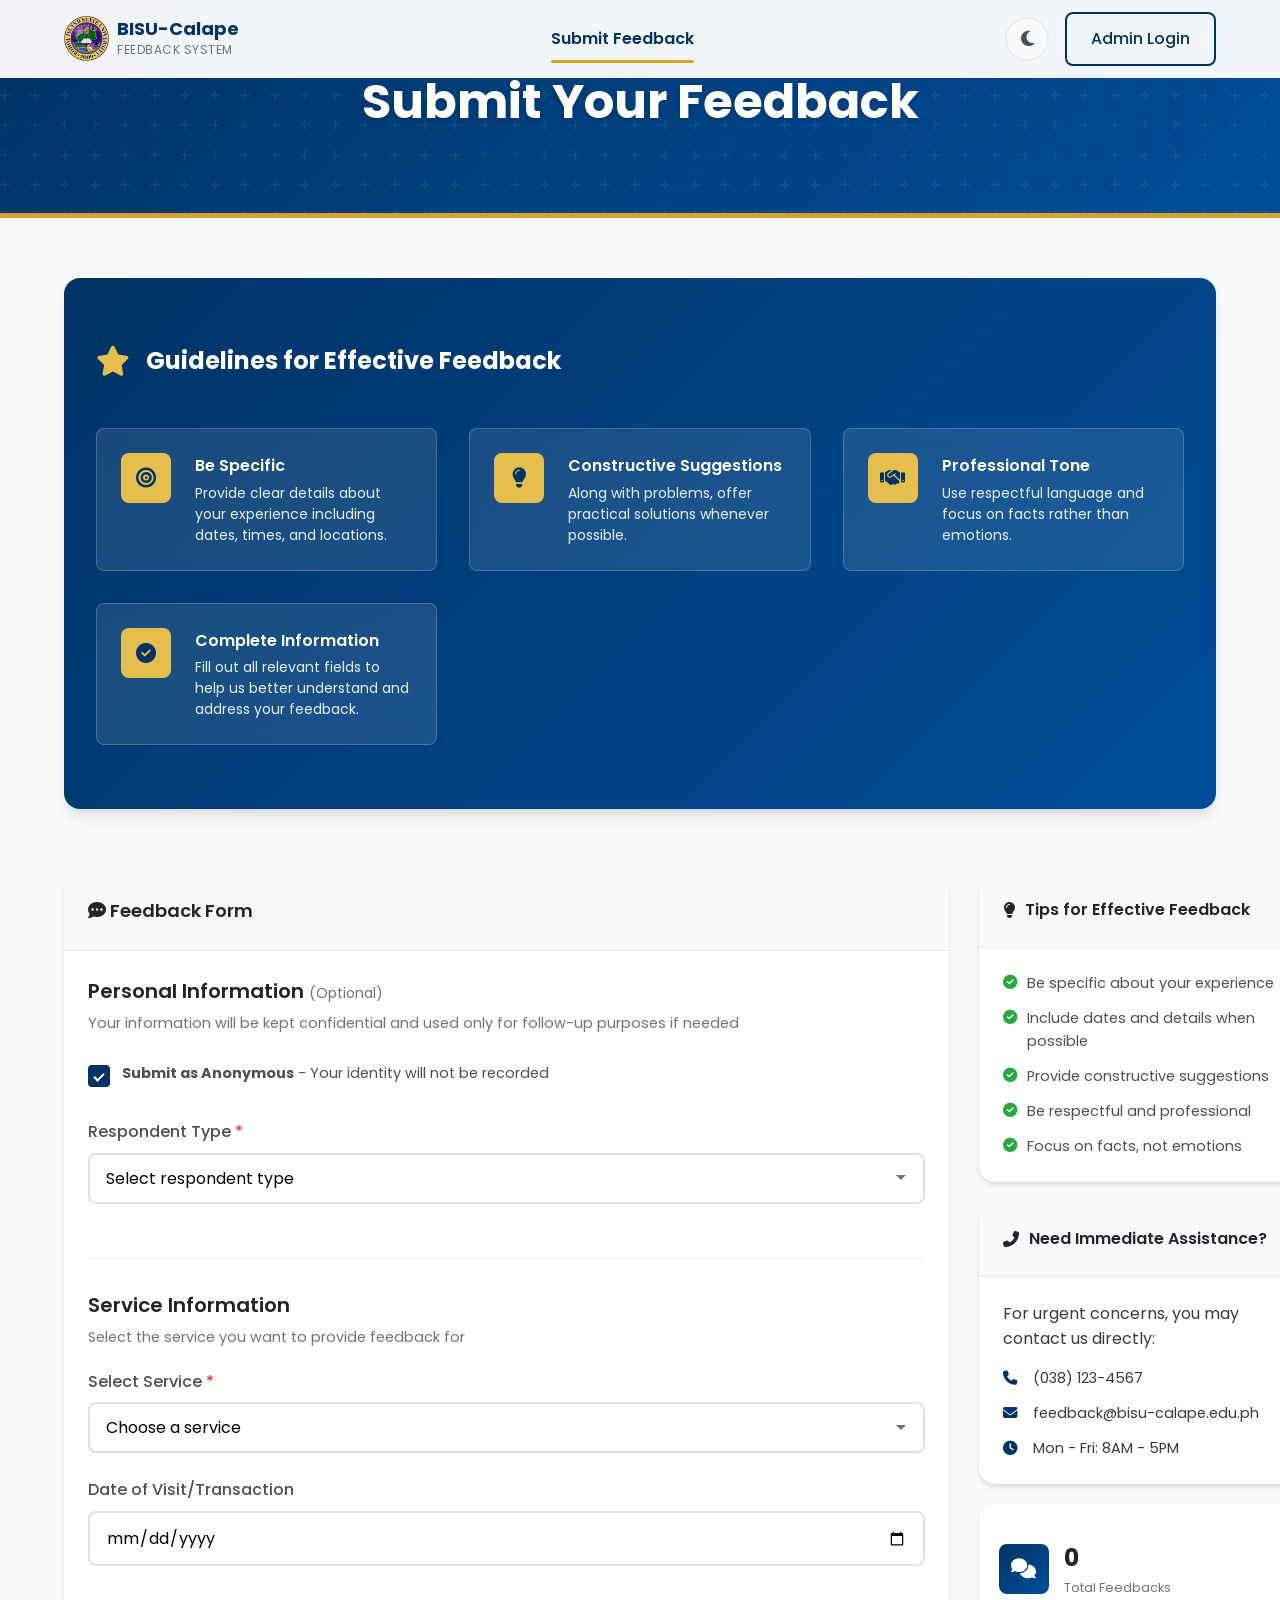
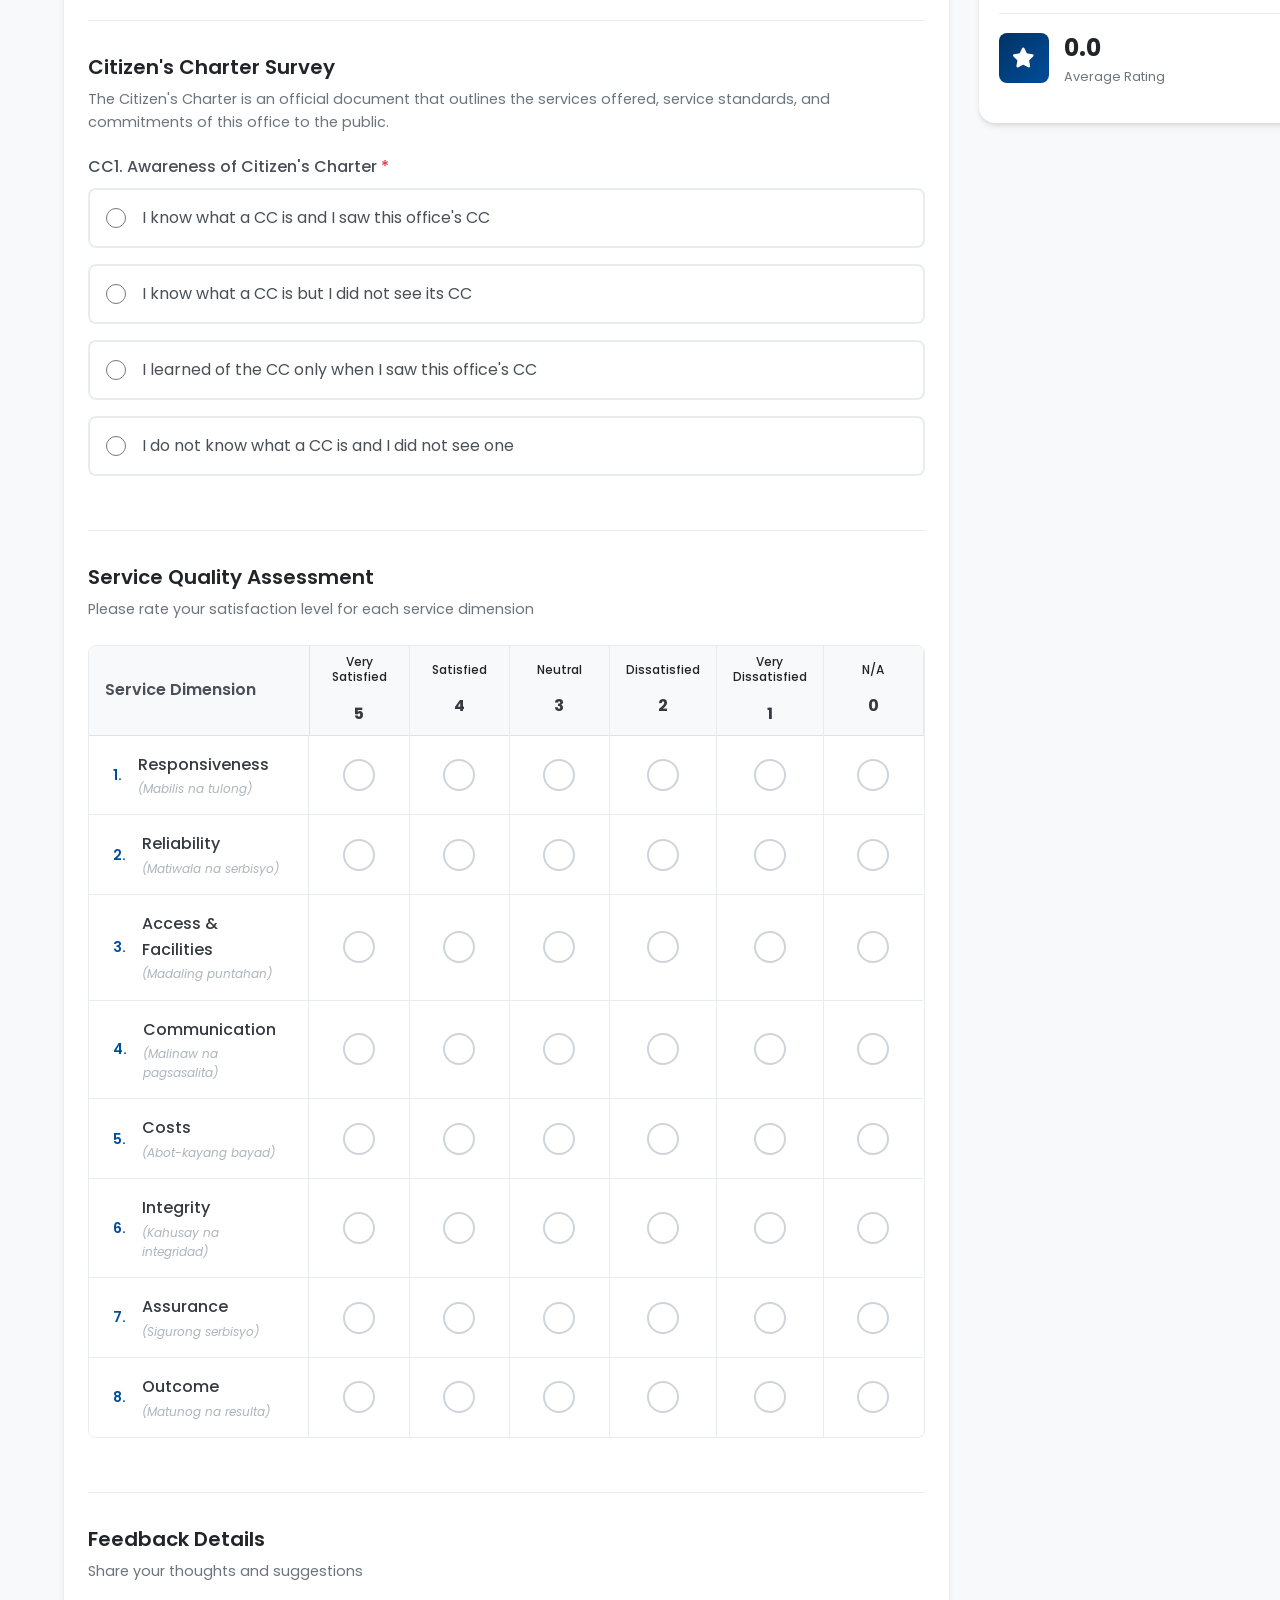
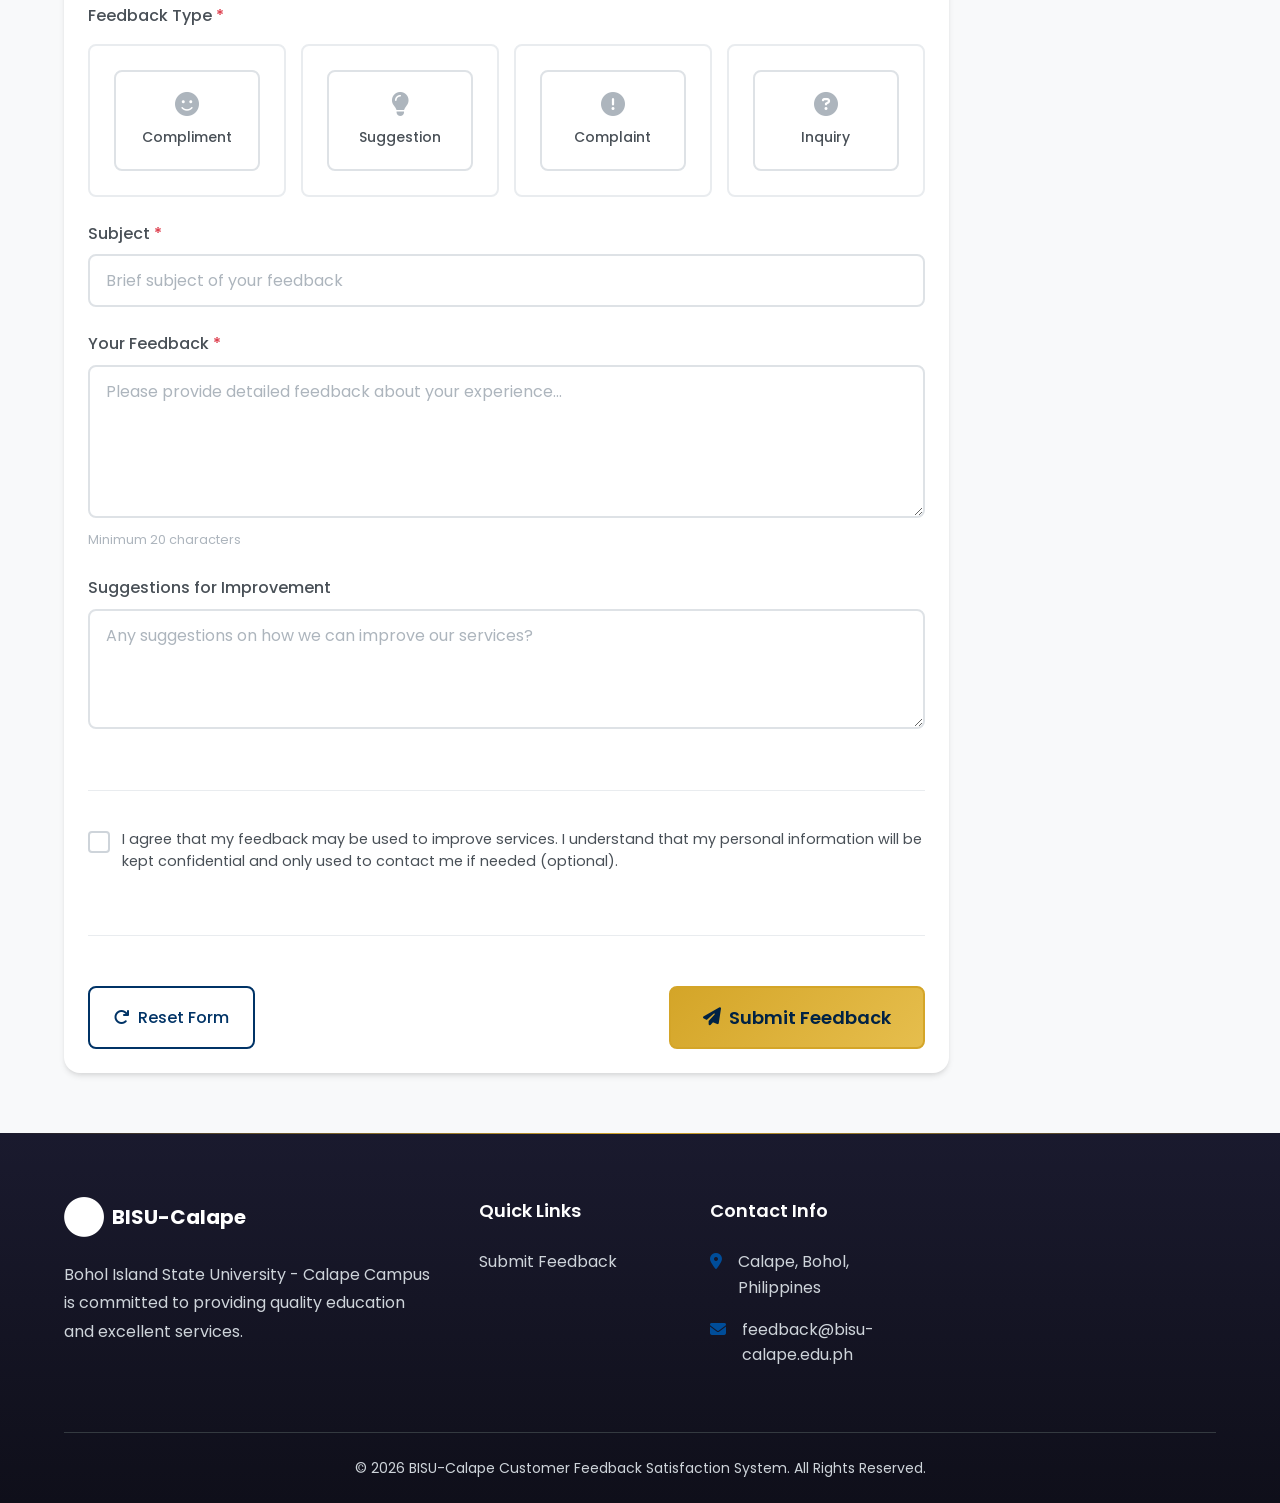
<file: BMWEEB/index.html>
<!DOCTYPE html>
<html lang="en">
<head>
    <meta charset="UTF-8">
    <meta name="viewport" content="width=device-width, initial-scale=1.0">
    <title>Submit Feedback - BISU-Calape</title>
    <link rel="stylesheet" href="css/styles.css">
    <link rel="stylesheet" href="https://cdnjs.cloudflare.com/ajax/libs/font-awesome/6.4.0/css/all.min.css">
    <link href="https://fonts.googleapis.com/css2?family=Poppins:wght@300;400;500;600;700&display=swap" rel="stylesheet">
</head>
<body>
    <!-- Navigation -->
    <nav class="navbar">
        <div class="nav-container">
            <a href="index.html" class="nav-logo">
                <img src="images/BISU.png" alt="BISU Logo" class="logo-img">
                <div class="logo-text">
                    <span class="logo-main">BISU-Calape</span>
                    <span class="logo-sub">Feedback System</span>
                </div>
            </a>
            <ul class="nav-menu">
                <li class="nav-item"><a href="index.html" class="nav-link active">Submit Feedback</a></li>
            </ul>
            <div class="nav-actions">
                <button class="theme-toggle" id="themeToggle" aria-label="Toggle dark mode">
                    <i class="fas fa-moon"></i>
                    <i class="fas fa-sun"></i>
                </button>
                <a href="pages/admin-login.html" class="btn btn-outline">Admin Login</a>
            </div>
            <div class="hamburger">
                <span class="bar"></span>
                <span class="bar"></span>
                <span class="bar"></span>
            </div>
        </div>
    </nav>

    <!-- Page Header -->
    <section class="page-header">
        <div class="container">
            <h1 class="page-title">Submit Your Feedback</h1>
        </div>
    </section>

    <!-- Feedback Form Section -->
    <section class="feedback-section">
        <div class="container">
            <!-- Commendations / Tips Section -->
            <div class="commendations-banner">
                <div class="commendations-content">
                    <h2 class="commendations-title">
                        <i class="fas fa-star"></i> Guidelines for Effective Feedback
                    </h2>
                    <div class="commendations-grid">
                        <div class="commendation-item">
                            <div class="commendation-icon">
                                <i class="fas fa-bullseye"></i>
                            </div>
                            <div class="commendation-text">
                                <h4>Be Specific</h4>
                                <p>Provide clear details about your experience including dates, times, and locations.</p>
                            </div>
                        </div>
                        <div class="commendation-item">
                            <div class="commendation-icon">
                                <i class="fas fa-lightbulb"></i>
                            </div>
                            <div class="commendation-text">
                                <h4>Constructive Suggestions</h4>
                                <p>Along with problems, offer practical solutions whenever possible.</p>
                            </div>
                        </div>
                        <div class="commendation-item">
                            <div class="commendation-icon">
                                <i class="fas fa-handshake"></i>
                            </div>
                            <div class="commendation-text">
                                <h4>Professional Tone</h4>
                                <p>Use respectful language and focus on facts rather than emotions.</p>
                            </div>
                        </div>
                        <div class="commendation-item">
                            <div class="commendation-icon">
                                <i class="fas fa-check-circle"></i>
                            </div>
                            <div class="commendation-text">
                                <h4>Complete Information</h4>
                                <p>Fill out all relevant fields to help us better understand and address your feedback.</p>
                            </div>
                        </div>
                    </div>
                </div>
            </div>

            <div class="feedback-wrapper">
                <!-- Feedback Form -->
                <div class="feedback-form-container">
                    <div class="card">
                        <div class="card-header">
                            <h2 class="card-title">
                                <i class="fas fa-comment-dots"></i> Feedback Form
                            </h2>
                        </div>
                        <div class="card-body">
                            <form id="feedbackForm" data-validate data-type="feedback">
                                <!-- Personal Information -->
                                <div class="form-section">
                                    <h3 class="form-section-title">Personal Information <span class="optional-label">(Optional)</span></h3>
                                    <p class="form-section-desc">Your information will be kept confidential and used only for follow-up purposes if needed</p>
                                    
                                    <div class="form-group">
                                        <label class="checkbox-label">
                                            <input type="checkbox" name="anonymous" id="anonymousCheckbox" checked>
                                            <span class="checkmark"></span>
                                            <span><strong>Submit as Anonymous</strong> - Your identity will not be recorded</span>
                                        </label>
                                    </div>
                                    
                                    <div class="form-group">
                                        <label class="form-label required">Respondent Type</label>
                                        <select name="respondentType" class="form-control" required>
                                            <option value="">Select respondent type</option>
                                            <option value="student">Student</option>
                                            <option value="faculty">Faculty</option>
                                            <option value="staff">Staff</option>
                                            <option value="alumni">Alumni</option>
                                            <option value="parent">Parent/Guardian</option>
                                            <option value="visitor">Visitor</option>
                                            <option value="other">Other</option>
                                        </select>
                                    </div>
                                    
                                    <div id="personalInfoSection" style="display: none;">
                                        <div class="form-row">
                                            <div class="form-group">
                                                <label class="form-label">Full Name</label>
                                                <input type="text" name="name" class="form-control" placeholder="Enter your full name">
                                            </div>
                                            <div class="form-group">
                                                <label class="form-label">Email Address</label>
                                                <input type="email" name="email" class="form-control" placeholder="Enter your email">
                                            </div>
                                        </div>
                                        
                                        <div class="form-row">
                                            <div class="form-group">
                                                <label class="form-label">Contact Number</label>
                                                <input type="tel" name="phone" class="form-control" placeholder="Enter your phone number">
                                            </div>
                                        </div>
                                        
                                        <div class="form-group" id="courseYearGroup" style="display: none;">
                                            <div class="form-row">
                                                <div class="form-group">
                                                    <label class="form-label">Course/Department</label>
                                                    <select name="course" class="form-control">
                                                        <option value="">Select course/department</option>
                                                        <option value="BSIT">BS Information Technology</option>
                                                        <option value="BSED">BS Education</option>
                                                        <option value="BSBA">BS Business Administration</option>
                                                        <option value="BSA">BS Agriculture</option>
                                                        <option value="BSF">BS Fisheries</option>
                                                        <option value="other">Other</option>
                                                    </select>
                                                </div>
                                                <div class="form-group">
                                                    <label class="form-label">Year Level</label>
                                                    <select name="yearLevel" class="form-control">
                                                        <option value="">Select year level</option>
                                                        <option value="1">1st Year</option>
                                                        <option value="2">2nd Year</option>
                                                        <option value="3">3rd Year</option>
                                                        <option value="4">4th Year</option>
                                                    </select>
                                                </div>
                                            </div>
                                        </div>
                                    </div>
                                </div>

                                <!-- Service Selection -->
                                <div class="form-section">
                                    <h3 class="form-section-title">Service Information</h3>
                                    <p class="form-section-desc">Select the service you want to provide feedback for</p>
                                    
                                    <div class="form-group">
                                        <label class="form-label required">Select Service</label>
                                        <select name="service" id="serviceSelect" class="form-control" required>
                                            <option value="">Choose a service</option>
                                            <option value="library">Library Services</option>
                                            <option value="registrar">Registrar's Office</option>
                                            <option value="cashier">Cashier's Office</option>
                                            <option value="it">IT Services</option>
                                            <option value="guidance">Guidance Office</option>
                                            <option value="health">Health Services</option>
                                            <option value="canteen">Canteen Services</option>
                                            <option value="security">Security Services</option>
                                            <option value="maintenance">Maintenance Services</option>
                                            <option value="other">Other</option>
                                        </select>
                                    </div>
                                    
                                    <div class="form-group">
                                        <label class="form-label">Date of Visit/Transaction</label>
                                        <input type="date" name="visitDate" class="form-control">
                                    </div>
                                </div>

                                <!-- Citizen's Charter Survey -->
                                <div class="form-section">
                                    <h3 class="form-section-title">Citizen's Charter Survey</h3>
                                    <p class="form-section-desc">The Citizen's Charter is an official document that outlines the services offered, service standards, and commitments of this office to the public.</p>
                                    
                                    <!-- CC1: Awareness of Citizen's Charter -->
                                    <div class="form-group">
                                        <label class="form-label required">CC1. Awareness of Citizen's Charter</label>
                                        <div class="radio-options">
                                            <label class="radio-option">
                                                <input type="radio" name="cc1_awareness" value="1" class="cc1-radio" required>
                                                <span class="radio-label">I know what a CC is and I saw this office's CC</span>
                                            </label>
                                            <label class="radio-option">
                                                <input type="radio" name="cc1_awareness" value="2" class="cc1-radio">
                                                <span class="radio-label">I know what a CC is but I did not see its CC</span>
                                            </label>
                                            <label class="radio-option">
                                                <input type="radio" name="cc1_awareness" value="3" class="cc1-radio">
                                                <span class="radio-label">I learned of the CC only when I saw this office's CC</span>
                                            </label>
                                            <label class="radio-option">
                                                <input type="radio" name="cc1_awareness" value="4" class="cc1-radio">
                                                <span class="radio-label">I do not know what a CC is and I did not see one</span>
                                            </label>
                                        </div>
                                    </div>

                                    <!-- CC2: Visibility of Citizen's Charter -->
                                    <div class="form-group" id="cc2Group" style="display: none;">
                                        <label class="form-label required">CC2. Visibility of Citizen's Charter</label>
                                        <div class="cc2-answer" style="display: none;">
                                            <div class="radio-options">
                                                <label class="radio-option">
                                                    <input type="radio" name="cc2_visibility" value="1">
                                                    <span class="radio-label">Easy to see</span>
                                                </label>
                                                <label class="radio-option">
                                                    <input type="radio" name="cc2_visibility" value="2">
                                                    <span class="radio-label">Somewhat easy to see</span>
                                                </label>
                                                <label class="radio-option">
                                                    <input type="radio" name="cc2_visibility" value="3">
                                                    <span class="radio-label">Difficult to see</span>
                                                </label>
                                                <label class="radio-option">
                                                    <input type="radio" name="cc2_visibility" value="4">
                                                    <span class="radio-label">Not visible at all</span>
                                                </label>
                                            </div>
                                        </div>
                                        <div class="radio-options cc2-na" style="display: none;">
                                            <label class="radio-option">
                                                <input type="radio" name="cc2_visibility" value="5">
                                                <span class="radio-label">N/A</span>
                                            </label>
                                        </div>
                                    </div>

                                    <!-- CC3: Helpfulness of Citizen's Charter -->
                                    <div class="form-group" id="cc3Group" style="display: none;">
                                        <label class="form-label required">CC3. Helpfulness of Citizen's Charter</label>
                                        <div class="cc3-answer" style="display: none;">
                                            <div class="radio-options">
                                                <label class="radio-option">
                                                    <input type="radio" name="cc3_helpfulness" value="1">
                                                    <span class="radio-label">Helped very much</span>
                                                </label>
                                                <label class="radio-option">
                                                    <input type="radio" name="cc3_helpfulness" value="2">
                                                    <span class="radio-label">Somewhat helped</span>
                                                </label>
                                                <label class="radio-option">
                                                    <input type="radio" name="cc3_helpfulness" value="3">
                                                    <span class="radio-label">Did not help</span>
                                                </label>
                                            </div>
                                        </div>
                                        <div class="radio-options cc3-na" style="display: none;">
                                            <label class="radio-option">
                                                <input type="radio" name="cc3_helpfulness" value="4">
                                                <span class="radio-label">N/A</span>
                                            </label>
                                        </div>
                                    </div>
                                </div>

                                <!-- Satisfaction Rating Table -->
                                <div class="form-section">
                                    <h3 class="form-section-title">Service Quality Assessment</h3>
                                    <p class="form-section-desc">Please rate your satisfaction level for each service dimension</p>
                                    
                                    <div class="satisfaction-table-wrapper">
                                        <table class="satisfaction-table">
                                            <thead>
                                                <tr>
                                                    <th class="dimension-header">Service Dimension</th>
                                                    <th class="rating-header" data-rating="5">
                                                        <span class="rating-label">Very Satisfied</span>
                                                        <span class="rating-value">5</span>
                                                    </th>
                                                    <th class="rating-header" data-rating="4">
                                                        <span class="rating-label">Satisfied</span>
                                                        <span class="rating-value">4</span>
                                                    </th>
                                                    <th class="rating-header" data-rating="3">
                                                        <span class="rating-label">Neutral</span>
                                                        <span class="rating-value">3</span>
                                                    </th>
                                                    <th class="rating-header" data-rating="2">
                                                        <span class="rating-label">Dissatisfied</span>
                                                        <span class="rating-value">2</span>
                                                    </th>
                                                    <th class="rating-header" data-rating="1">
                                                        <span class="rating-label">Very Dissatisfied</span>
                                                        <span class="rating-value">1</span>
                                                    </th>
                                                    <th class="rating-header" data-rating="0">
                                                        <span class="rating-label">N/A</span>
                                                        <span class="rating-value">0</span>
                                                    </th>
                                                </tr>
                                            </thead>
                                            <tbody>
                                                <!-- 1. Responsiveness -->
                                                <tr class="satisfaction-row">
                                                    <td class="dimension-cell">
                                                        <span class="dimension-number">1.</span>
                                                        <span class="dimension-text">Responsiveness<br><small class="dimension-cebuano">(Mabilis na tulong)</small></span>
                                                    </td>
                                                    <td class="rating-cell"><input type="radio" name="sat_responsiveness" value="5" required></td>
                                                    <td class="rating-cell"><input type="radio" name="sat_responsiveness" value="4"></td>
                                                    <td class="rating-cell"><input type="radio" name="sat_responsiveness" value="3"></td>
                                                    <td class="rating-cell"><input type="radio" name="sat_responsiveness" value="2"></td>
                                                    <td class="rating-cell"><input type="radio" name="sat_responsiveness" value="1"></td>
                                                    <td class="rating-cell"><input type="radio" name="sat_responsiveness" value="0"></td>
                                                </tr>

                                                <!-- 2. Reliability -->
                                                <tr class="satisfaction-row">
                                                    <td class="dimension-cell">
                                                        <span class="dimension-number">2.</span>
                                                        <span class="dimension-text">Reliability<br><small class="dimension-cebuano">(Matiwala na serbisyo)</small></span>
                                                    </td>
                                                    <td class="rating-cell"><input type="radio" name="sat_reliability" value="5" required></td>
                                                    <td class="rating-cell"><input type="radio" name="sat_reliability" value="4"></td>
                                                    <td class="rating-cell"><input type="radio" name="sat_reliability" value="3"></td>
                                                    <td class="rating-cell"><input type="radio" name="sat_reliability" value="2"></td>
                                                    <td class="rating-cell"><input type="radio" name="sat_reliability" value="1"></td>
                                                    <td class="rating-cell"><input type="radio" name="sat_reliability" value="0"></td>
                                                </tr>

                                                <!-- 3. Access & Facilities -->
                                                <tr class="satisfaction-row">
                                                    <td class="dimension-cell">
                                                        <span class="dimension-number">3.</span>
                                                        <span class="dimension-text">Access & Facilities<br><small class="dimension-cebuano">(Madaling puntahan)</small></span>
                                                    </td>
                                                    <td class="rating-cell"><input type="radio" name="sat_access" value="5" required></td>
                                                    <td class="rating-cell"><input type="radio" name="sat_access" value="4"></td>
                                                    <td class="rating-cell"><input type="radio" name="sat_access" value="3"></td>
                                                    <td class="rating-cell"><input type="radio" name="sat_access" value="2"></td>
                                                    <td class="rating-cell"><input type="radio" name="sat_access" value="1"></td>
                                                    <td class="rating-cell"><input type="radio" name="sat_access" value="0"></td>
                                                </tr>

                                                <!-- 4. Communication -->
                                                <tr class="satisfaction-row">
                                                    <td class="dimension-cell">
                                                        <span class="dimension-number">4.</span>
                                                        <span class="dimension-text">Communication<br><small class="dimension-cebuano">(Malinaw na pagsasalita)</small></span>
                                                    </td>
                                                    <td class="rating-cell"><input type="radio" name="sat_communication" value="5" required></td>
                                                    <td class="rating-cell"><input type="radio" name="sat_communication" value="4"></td>
                                                    <td class="rating-cell"><input type="radio" name="sat_communication" value="3"></td>
                                                    <td class="rating-cell"><input type="radio" name="sat_communication" value="2"></td>
                                                    <td class="rating-cell"><input type="radio" name="sat_communication" value="1"></td>
                                                    <td class="rating-cell"><input type="radio" name="sat_communication" value="0"></td>
                                                </tr>

                                                <!-- 5. Costs -->
                                                <tr class="satisfaction-row">
                                                    <td class="dimension-cell">
                                                        <span class="dimension-number">5.</span>
                                                        <span class="dimension-text">Costs<br><small class="dimension-cebuano">(Abot-kayang bayad)</small></span>
                                                    </td>
                                                    <td class="rating-cell"><input type="radio" name="sat_costs" value="5" required></td>
                                                    <td class="rating-cell"><input type="radio" name="sat_costs" value="4"></td>
                                                    <td class="rating-cell"><input type="radio" name="sat_costs" value="3"></td>
                                                    <td class="rating-cell"><input type="radio" name="sat_costs" value="2"></td>
                                                    <td class="rating-cell"><input type="radio" name="sat_costs" value="1"></td>
                                                    <td class="rating-cell"><input type="radio" name="sat_costs" value="0"></td>
                                                </tr>

                                                <!-- 6. Integrity -->
                                                <tr class="satisfaction-row">
                                                    <td class="dimension-cell">
                                                        <span class="dimension-number">6.</span>
                                                        <span class="dimension-text">Integrity<br><small class="dimension-cebuano">(Kahusay na integridad)</small></span>
                                                    </td>
                                                    <td class="rating-cell"><input type="radio" name="sat_integrity" value="5" required></td>
                                                    <td class="rating-cell"><input type="radio" name="sat_integrity" value="4"></td>
                                                    <td class="rating-cell"><input type="radio" name="sat_integrity" value="3"></td>
                                                    <td class="rating-cell"><input type="radio" name="sat_integrity" value="2"></td>
                                                    <td class="rating-cell"><input type="radio" name="sat_integrity" value="1"></td>
                                                    <td class="rating-cell"><input type="radio" name="sat_integrity" value="0"></td>
                                                </tr>

                                                <!-- 7. Assurance -->
                                                <tr class="satisfaction-row">
                                                    <td class="dimension-cell">
                                                        <span class="dimension-number">7.</span>
                                                        <span class="dimension-text">Assurance<br><small class="dimension-cebuano">(Sigurong serbisyo)</small></span>
                                                    </td>
                                                    <td class="rating-cell"><input type="radio" name="sat_assurance" value="5" required></td>
                                                    <td class="rating-cell"><input type="radio" name="sat_assurance" value="4"></td>
                                                    <td class="rating-cell"><input type="radio" name="sat_assurance" value="3"></td>
                                                    <td class="rating-cell"><input type="radio" name="sat_assurance" value="2"></td>
                                                    <td class="rating-cell"><input type="radio" name="sat_assurance" value="1"></td>
                                                    <td class="rating-cell"><input type="radio" name="sat_assurance" value="0"></td>
                                                </tr>

                                                <!-- 8. Outcome -->
                                                <tr class="satisfaction-row">
                                                    <td class="dimension-cell">
                                                        <span class="dimension-number">8.</span>
                                                        <span class="dimension-text">Outcome<br><small class="dimension-cebuano">(Matunog na resulta)</small></span>
                                                    </td>
                                                    <td class="rating-cell"><input type="radio" name="sat_outcome" value="5" required></td>
                                                    <td class="rating-cell"><input type="radio" name="sat_outcome" value="4"></td>
                                                    <td class="rating-cell"><input type="radio" name="sat_outcome" value="3"></td>
                                                    <td class="rating-cell"><input type="radio" name="sat_outcome" value="2"></td>
                                                    <td class="rating-cell"><input type="radio" name="sat_outcome" value="1"></td>
                                                    <td class="rating-cell"><input type="radio" name="sat_outcome" value="0"></td>
                                                </tr>
                                            </tbody>
                                        </table>
                                    </div>
                                </div>

                                <!-- Feedback Details -->
                                <div class="form-section">
                                    <h3 class="form-section-title">Feedback Details</h3>
                                    <p class="form-section-desc">Share your thoughts and suggestions</p>
                                    
                                    <div class="form-group">
                                        <label class="form-label required">Feedback Type</label>
                                        <div class="feedback-type-options">
                                            <label class="radio-card">
                                                <input type="radio" name="feedbackType" value="compliment" required>
                                                <span class="radio-card-content">
                                                    <i class="fas fa-smile"></i>
                                                    <span>Compliment</span>
                                                </span>
                                            </label>
                                            <label class="radio-card">
                                                <input type="radio" name="feedbackType" value="suggestion">
                                                <span class="radio-card-content">
                                                    <i class="fas fa-lightbulb"></i>
                                                    <span>Suggestion</span>
                                                </span>
                                            </label>
                                            <label class="radio-card">
                                                <input type="radio" name="feedbackType" value="complaint">
                                                <span class="radio-card-content">
                                                    <i class="fas fa-exclamation-circle"></i>
                                                    <span>Complaint</span>
                                                </span>
                                            </label>
                                            <label class="radio-card">
                                                <input type="radio" name="feedbackType" value="inquiry">
                                                <span class="radio-card-content">
                                                    <i class="fas fa-question-circle"></i>
                                                    <span>Inquiry</span>
                                                </span>
                                            </label>
                                        </div>
                                    </div>
                                    
                                    <div class="form-group">
                                        <label class="form-label required">Subject</label>
                                        <input type="text" name="subject" class="form-control" placeholder="Brief subject of your feedback" required>
                                    </div>
                                    
                                    <div class="form-group">
                                        <label class="form-label required">Your Feedback</label>
                                        <textarea name="message" class="form-control" rows="5" placeholder="Please provide detailed feedback about your experience..." required minlength="20"></textarea>
                                        <small class="form-hint">Minimum 20 characters</small>
                                    </div>
                                    
                                    <div class="form-group">
                                        <label class="form-label">Suggestions for Improvement</label>
                                        <textarea name="suggestions" class="form-control" rows="3" placeholder="Any suggestions on how we can improve our services?"></textarea>
                                    </div>
                                </div>

                                <!-- Consent -->
                                <div class="form-section">
                                    <div class="form-group">
                                        <label class="checkbox-label">
                                            <input type="checkbox" name="consent" required>
                                            <span class="checkmark"></span>
                                            <span>I agree that my feedback may be used to improve services. I understand that my personal information will be kept confidential and only used to contact me if needed (optional).</span>
                                        </label>
                                    </div>
                                </div>

                                <!-- Submit Button -->
                                <div class="form-actions">
                                    <button type="reset" class="btn btn-outline">
                                        <i class="fas fa-redo"></i> Reset Form
                                    </button>
                                    <button type="submit" class="btn btn-gold btn-lg">
                                        <i class="fas fa-paper-plane"></i> Submit Feedback
                                    </button>
                                </div>
                            </form>
                        </div>
                    </div>
                </div>

                <!-- Sidebar -->
                <div class="feedback-sidebar">
                    <!-- Quick Tips -->
                    <div class="card sidebar-card">
                        <div class="card-header">
                            <h3 class="card-title">
                                <i class="fas fa-lightbulb"></i> Tips for Effective Feedback
                            </h3>
                        </div>
                        <div class="card-body">
                            <ul class="tips-list">
                                <li>
                                    <i class="fas fa-check-circle"></i>
                                    <span>Be specific about your experience</span>
                                </li>
                                <li>
                                    <i class="fas fa-check-circle"></i>
                                    <span>Include dates and details when possible</span>
                                </li>
                                <li>
                                    <i class="fas fa-check-circle"></i>
                                    <span>Provide constructive suggestions</span>
                                </li>
                                <li>
                                    <i class="fas fa-check-circle"></i>
                                    <span>Be respectful and professional</span>
                                </li>
                                <li>
                                    <i class="fas fa-check-circle"></i>
                                    <span>Focus on facts, not emotions</span>
                                </li>
                            </ul>
                        </div>
                    </div>

                    <!-- Contact Info -->
                    <div class="card sidebar-card">
                        <div class="card-header">
                            <h3 class="card-title">
                                <i class="fas fa-phone-alt"></i> Need Immediate Assistance?
                            </h3>
                        </div>
                        <div class="card-body">
                            <p>For urgent concerns, you may contact us directly:</p>
                            <ul class="contact-quick">
                                <li>
                                    <i class="fas fa-phone"></i>
                                    <span>(038) 123-4567</span>
                                </li>
                                <li>
                                    <i class="fas fa-envelope"></i>
                                    <span>feedback@bisu-calape.edu.ph</span>
                                </li>
                                <li>
                                    <i class="fas fa-clock"></i>
                                    <span>Mon - Fri: 8AM - 5PM</span>
                                </li>
                            </ul>
                        </div>
                    </div>

                    <!-- Recent Stats -->
                    <div class="card sidebar-card stats-card">
                        <div class="card-body">
                            <div class="mini-stat">
                                <div class="mini-stat-icon">
                                    <i class="fas fa-comments"></i>
                                </div>
                                <div class="mini-stat-info">
                                    <span class="mini-stat-number" id="totalFeedbacks">0</span>
                                    <span class="mini-stat-label">Total Feedbacks</span>
                                </div>
                            </div>
                            <div class="mini-stat">
                                <div class="mini-stat-icon">
                                    <i class="fas fa-star"></i>
                                </div>
                                <div class="mini-stat-info">
                                    <span class="mini-stat-number" id="avgRating">0.0</span>
                                    <span class="mini-stat-label">Average Rating</span>
                                </div>
                            </div>
                        </div>
                    </div>
                </div>
            </div>
        </div>
    </section>

    <!-- Thank You Modal -->
    <div id="thankYouModal" class="modal" style="display: none;">
        <div class="modal-content thank-you-modal">
            <div class="thank-you-header">
                <div class="thank-you-icon">
                    <i class="fas fa-check-circle"></i>
                </div>
            </div>
            <div class="thank-you-body">
                <h2 class="thank-you-title">Thank You!</h2>
                <p class="thank-you-message">Your feedback has been successfully submitted.</p>
                <p class="thank-you-subtitle">We truly appreciate your time and valuable insights. Your feedback helps us improve our services and better serve the BISU-Calape community.</p>
                <div class="thank-you-details">
                    <div class="detail-item">
                        <i class="fas fa-envelope"></i>
                        <span>We will review your feedback shortly</span>
                    </div>
                    <div class="detail-item">
                        <i class="fas fa-phone"></i>
                        <span>If you provided contact information, we may reach out to you for more details</span>
                    </div>
                    <div class="detail-item">
                        <i class="fas fa-lightbulb"></i>
                        <span>Your suggestions will help us enhance our services</span>
                    </div>
                </div>
                <button class="btn btn-primary btn-lg" onclick="closeThankYouModal()">
                    <i class="fas fa-home"></i> Back to Home
                </button>
            </div>
        </div>
    </div>

    <!-- Footer -->
    <footer class="footer">
        <div class="container">
            <div class="footer-grid">
                <div class="footer-col">
                    <div class="footer-logo">
                        <img src="images/BISU.png" alt="BISU Logo" class="footer-logo-img">
                        <span class="footer-logo-text">BISU-Calape</span>
                    </div>
                    <p class="footer-description">
                        Bohol Island State University - Calape Campus is committed to providing quality education and excellent services.
                    </p>
                </div>
                <div class="footer-col">
                    <h3 class="footer-title">Quick Links</h3>
                    <ul class="footer-links">
                        <li><a href="index.html">Submit Feedback</a></li>
                    </ul>
                </div>
                <div class="footer-col">
                    <h3 class="footer-title">Contact Info</h3>
                    <ul class="footer-contact">
                        <li>
                            <i class="fas fa-map-marker-alt"></i>
                            <span>Calape, Bohol, Philippines</span>
                        </li>
                        <li>
                            <i class="fas fa-envelope"></i>
                            <span>feedback@bisu-calape.edu.ph</span>
                        </li>
                    </ul>
                </div>
            </div>
            <div class="footer-bottom">
                <p>&copy; 2026 BISU-Calape Customer Feedback Satisfaction System. All Rights Reserved.</p>
            </div>
        </div>
    </footer>

    <!-- Back to Top Button -->
    <button class="back-to-top" id="backToTop">
        <i class="fas fa-arrow-up"></i>
    </button>

    <script src="js/main.js"></script>
    <script>
        // Page-specific JavaScript
        document.addEventListener('DOMContentLoaded', function() {
            // Check for service parameter in URL
            const urlParams = new URLSearchParams(window.location.search);
            const service = urlParams.get('service');
            if (service) {
                document.getElementById('serviceSelect').value = service;
            }
            
            // Toggle course/year fields based on respondent type
            const respondentType = document.querySelector('[name="respondentType"]');
            const courseYearGroup = document.getElementById('courseYearGroup');
            
            respondentType.addEventListener('change', function() {
                if (this.value === 'student') {
                    courseYearGroup.style.display = 'block';
                } else {
                    courseYearGroup.style.display = 'none';
                }
            });
            
            // Load stats
            const feedbacks = JSON.parse(localStorage.getItem('feedbacks') || '[]');
            document.getElementById('totalFeedbacks').textContent = feedbacks.length;
            
            if (feedbacks.length > 0) {
                const avgRating = feedbacks.reduce((acc, f) => acc + (parseInt(f.rating) || 0), 0) / feedbacks.length;
                document.getElementById('avgRating').textContent = avgRating.toFixed(1);
            }
        });

        // Thank you modal functions
        function showThankYouModal() {
            const modal = document.getElementById('thankYouModal');
            if (modal) {
                modal.style.display = 'flex';
                modal.style.position = 'fixed';
                modal.style.top = '0';
                modal.style.left = '0';
                modal.style.width = '100%';
                modal.style.height = '100%';
                modal.style.zIndex = '9999';
                modal.style.alignItems = 'center';
                modal.style.justifyContent = 'center';
                modal.style.backgroundColor = 'rgba(0, 0, 0, 0.5)';
                modal.offsetHeight; // Trigger reflow
                modal.style.animation = 'fadeIn 0.3s ease-out';
            }
        }

        function closeThankYouModal() {
            const modal = document.getElementById('thankYouModal');
            if (modal) {
                modal.style.animation = 'fadeOut 0.3s ease-out';
                setTimeout(() => {
                    modal.style.display = 'none';
                    window.location.href = 'index.html';
                }, 300);
            }
        }

        // Add fade in/out animations
        const style = document.createElement('style');
        style.textContent = `
            @keyframes fadeIn {
                from { opacity: 0; }
                to { opacity: 1; }
            }
            @keyframes fadeOut {
                from { opacity: 1; }
                to { opacity: 0; }
            }
        `;
        document.head.appendChild(style);
    </script>

    <style>
        /* Page-specific styles */
        .feedback-section {
            padding: 60px 0;
            background: var(--gray-100);
        }
        
        .feedback-wrapper {
            display: grid;
            grid-template-columns: 1fr 350px;
            gap: 30px;
            align-items: start;
        }
        
        .form-section {
            margin-bottom: 30px;
            padding-bottom: 30px;
            border-bottom: 1px solid var(--gray-200);
        }
        
        .form-section:last-of-type {
            border-bottom: none;
            margin-bottom: 20px;
        }
        
        .form-section-title {
            font-size: 1.25rem;
            font-weight: 600;
            color: var(--gray-900);
            margin-bottom: 5px;
        }
        
        .form-section-desc {
            color: var(--gray-600);
            font-size: 0.9rem;
            margin-bottom: 20px;
        }
        
        .form-row {
            display: grid;
            grid-template-columns: 1fr 1fr;
            gap: 20px;
        }
        
        .form-hint {
            color: var(--gray-500);
            font-size: 0.8rem;
            margin-top: 5px;
        }
        
        /* Feedback Type Options */
        .feedback-type-options {
            display: grid;
            grid-template-columns: repeat(4, 1fr);
            gap: 15px;
        }
        
        .radio-card {
            cursor: pointer;
        }
        
        .radio-card input {
            display: none;
        }
        
        .radio-card-content {
            display: flex;
            flex-direction: column;
            align-items: center;
            gap: 10px;
            padding: 20px 15px;
            border: 2px solid var(--gray-300);
            border-radius: var(--radius-md);
            transition: all var(--transition-base);
        }
        
        .radio-card-content i {
            font-size: 1.5rem;
            color: var(--gray-500);
        }
        
        .radio-card-content span {
            font-size: 0.875rem;
            font-weight: 500;
            color: var(--gray-700);
        }
        
        .radio-card input:checked + .radio-card-content {
            border-color: var(--primary-color);
            background: rgba(0, 51, 102, 0.05);
        }
        
        .radio-card input:checked + .radio-card-content i {
            color: var(--primary-color);
        }
        
        .radio-card:hover .radio-card-content {
            border-color: var(--primary-light);
        }
        
        /* Checkbox Styles */
        .checkbox-label {
            display: flex;
            align-items: flex-start;
            gap: 12px;
            cursor: pointer;
            font-size: 0.9rem;
            color: var(--gray-700);
            line-height: 1.5;
        }
        
        .checkbox-label input {
            margin-top: 3px;
            width: 18px;
            height: 18px;
            accent-color: var(--primary-color);
        }
        
        /* Form Actions */
        .form-actions {
            display: flex;
            justify-content: space-between;
            gap: 15px;
            padding-top: 20px;
        }
        
        /* Sidebar */
        .sidebar-card {
            margin-bottom: 20px;
        }
        
        .sidebar-card .card-title {
            font-size: 1rem;
            display: flex;
            align-items: center;
            gap: 10px;
        }
        
        .tips-list {
            display: flex;
            flex-direction: column;
            gap: 12px;
        }
        
        .tips-list li {
            display: flex;
            align-items: flex-start;
            gap: 10px;
            font-size: 0.9rem;
            color: var(--gray-700);
        }
        
        .tips-list li i {
            color: var(--success-color);
            margin-top: 3px;
        }
        
        .contact-quick {
            display: flex;
            flex-direction: column;
            gap: 12px;
            margin-top: 15px;
        }
        
        .contact-quick li {
            display: flex;
            align-items: center;
            gap: 10px;
            font-size: 0.9rem;
        }
        
        .contact-quick li i {
            color: var(--primary-color);
            width: 20px;
        }
        
        /* Stats Card */
        .stats-card .card-body {
            padding: 20px;
        }
        
        .mini-stat {
            display: flex;
            align-items: center;
            gap: 15px;
            padding: 15px 0;
        }
        
        .mini-stat:not(:last-child) {
            border-bottom: 1px solid var(--gray-200);
        }
        
        .mini-stat-icon {
            width: 50px;
            height: 50px;
            display: flex;
            align-items: center;
            justify-content: center;
            background: var(--primary-gradient);
            border-radius: var(--radius-md);
            color: var(--white);
            font-size: 1.25rem;
        }
        
        .mini-stat-info {
            display: flex;
            flex-direction: column;
        }
        
        .mini-stat-number {
            font-size: 1.5rem;
            font-weight: 700;
            color: var(--gray-900);
        }
        
        .mini-stat-label {
            font-size: 0.8rem;
            color: var(--gray-600);
        }
        
        /* Responsive */
        @media (max-width: 1024px) {
            .feedback-wrapper {
                grid-template-columns: 1fr;
            }
            
            .feedback-sidebar {
                display: grid;
                grid-template-columns: repeat(2, 1fr);
                gap: 20px;
            }
        }
        
        @media (max-width: 768px) {
            .form-row {
                grid-template-columns: 1fr;
            }
            
            .feedback-type-options {
                grid-template-columns: repeat(2, 1fr);
            }
            
            .feedback-sidebar {
                grid-template-columns: 1fr;
            }
            
            .form-actions {
                flex-direction: column;
            }
            
            .form-actions .btn {
                width: 100%;
            }
        }
    </style>
</body>
</html>
</file>
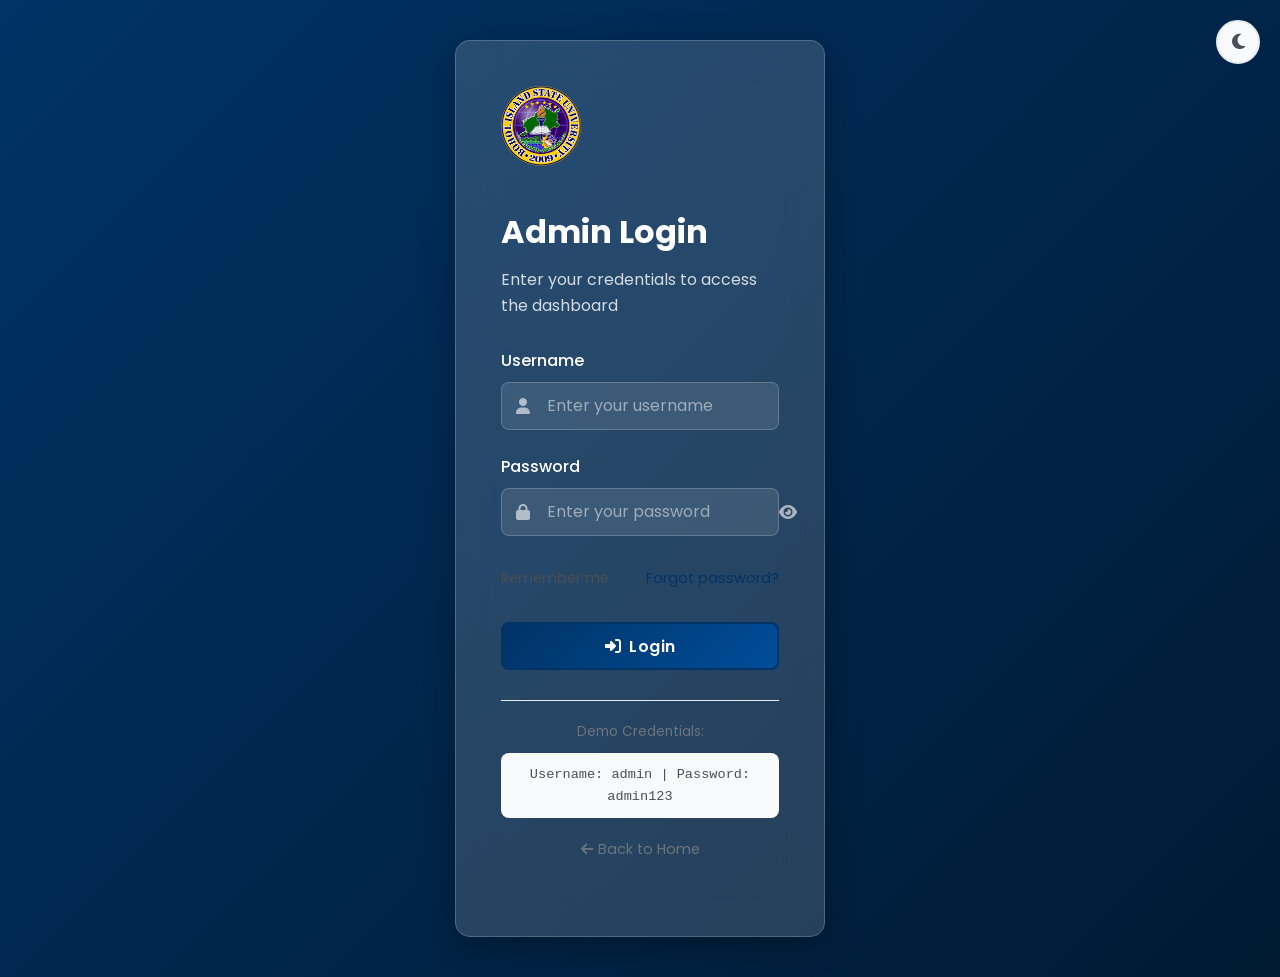
<file: BMWEEB/pages/admin-login.html>
﻿<!DOCTYPE html>
<html lang="en">
<head>
    <meta charset="UTF-8">
    <meta name="viewport" content="width=device-width, initial-scale=1.0">
    <title>Admin Login - BISU-Calape Feedback System</title>
    <link rel="stylesheet" href="../css/styles.css">
    <link rel="stylesheet" href="../css/admin-login.css">
    <link rel="stylesheet" href="https://cdnjs.cloudflare.com/ajax/libs/font-awesome/6.4.0/css/all.min.css">
    <link href="https://fonts.googleapis.com/css2?family=Poppins:wght@300;400;500;600;700&display=swap" rel="stylesheet">
</head>
<body class="login-page">
    <!-- Theme Toggle -->
    <button class="theme-toggle" id="themeToggle" aria-label="Toggle dark mode" style="position: fixed; top: 20px; right: 20px; z-index: 1000;">
        <i class="fas fa-moon"></i>
        <i class="fas fa-sun"></i>
    </button>
    
    <div class="login-container">
        <div class="login-right">
            <div class="login-form-container">
                <div class="login-branding">
                    <img src="../images/BISU.png" alt="BISU Logo" class="login-logo">
                </div>
                <div class="login-header">
                    <h2>Admin Login</h2>
                    <p>Enter your credentials to access the dashboard</p>
                </div>
                <form id="loginForm" data-validate data-type="login">
                    <div class="form-group">
                        <label class="form-label">Username</label>
                        <div class="input-with-icon">
                            <i class="fas fa-user"></i>
                            <input type="text" name="username" class="form-control" placeholder="Enter your username" required>
                        </div>
                    </div>
                    <div class="form-group">
                        <label class="form-label">Password</label>
                        <div class="input-with-icon">
                            <i class="fas fa-lock"></i>
                            <input type="password" name="password" id="passwordInput" class="form-control" placeholder="Enter your password" required>
                            <button type="button" class="password-toggle" id="togglePassword">
                                <i class="fas fa-eye"></i>
                            </button>
                        </div>
                    </div>
                    <div class="form-options">
                        <label class="checkbox-label">
                            <input type="checkbox" name="remember">
                            <span>Remember me</span>
                        </label>
                        <a href="#" class="forgot-link">Forgot password?</a>
                    </div>
                    <button type="submit" class="btn btn-primary btn-lg btn-block">
                        <i class="fas fa-sign-in-alt"></i> Login
                    </button>
                </form>
                <div class="login-footer">
                    <p>Demo Credentials:</p>
                    <code>Username: admin | Password: admin123</code>
                    <a href="../index.html" class="back-link">
                        <i class="fas fa-arrow-left"></i> Back to Home
                    </a>
                </div>
            </div>
        </div>
    </div>

    <script src="../js/main.js"></script>
    <script>
        // Check if already logged in
        if (sessionStorage.getItem('currentUser')) {
            window.location.href = 'admin-dashboard.html';
        }
        
        // Toggle password visibility
        document.getElementById('togglePassword').addEventListener('click', function() {
            const passwordInput = document.getElementById('passwordInput');
            const icon = this.querySelector('i');
            
            if (passwordInput.type === 'password') {
                passwordInput.type = 'text';
                icon.classList.remove('fa-eye');
                icon.classList.add('fa-eye-slash');
            } else {
                passwordInput.type = 'password';
                icon.classList.remove('fa-eye-slash');
                icon.classList.add('fa-eye');
            }
        });
    </script></body>
</html>
</file>
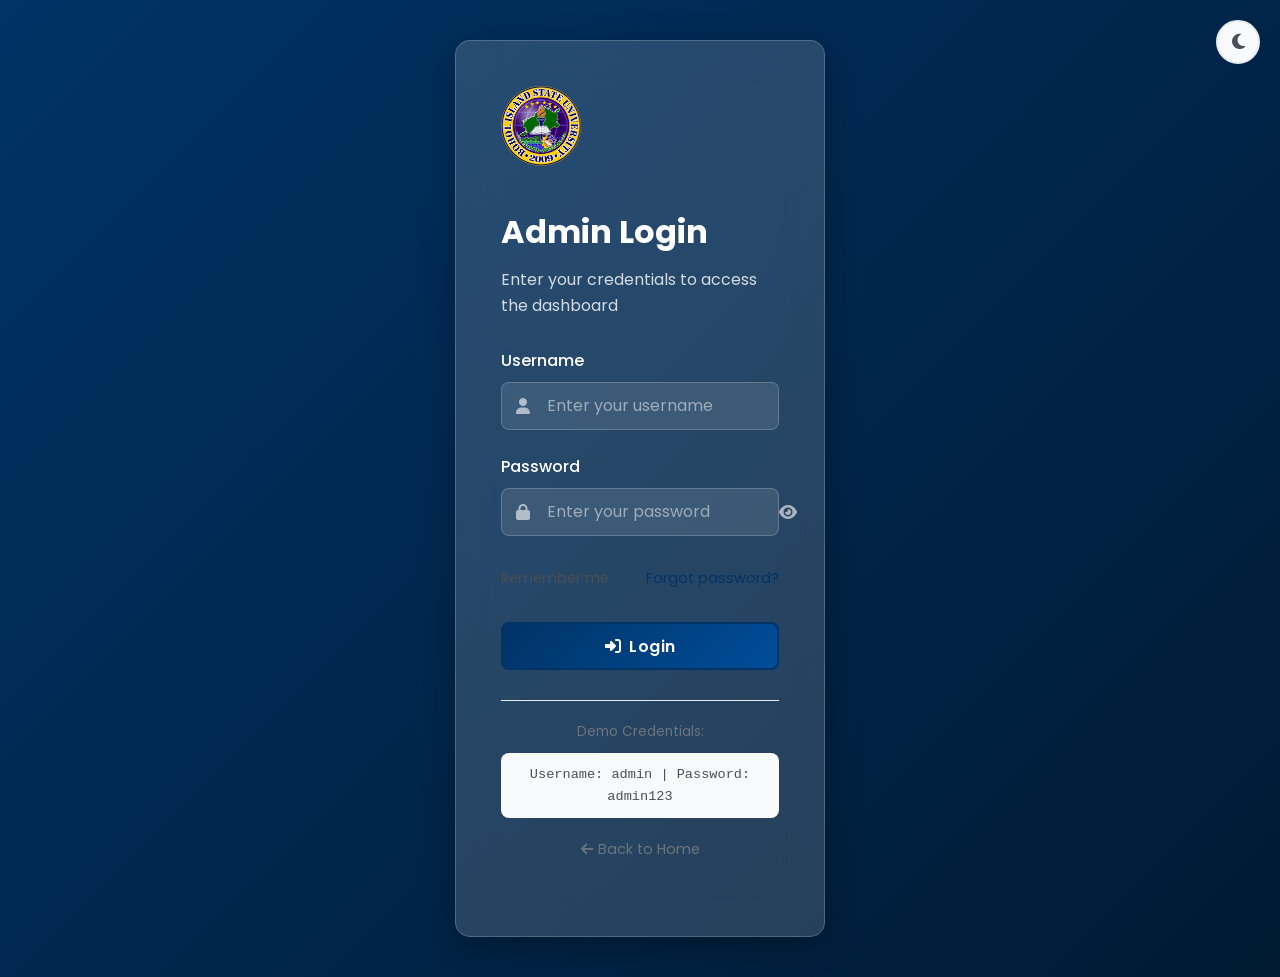
<file: BMWEEB/pages/admin-services.html>
﻿<!DOCTYPE html>
<html lang="en">
<head>
    <meta charset="UTF-8">
    <meta name="viewport" content="width=device-width, initial-scale=1.0">
    <title>Manage Services - BISU-Calape Admin</title>
    <link rel="stylesheet" href="../css/styles.css">
    <link rel="stylesheet" href="../css/admin-services.css">
    <link rel="stylesheet" href="https://cdnjs.cloudflare.com/ajax/libs/font-awesome/6.4.0/css/all.min.css">
    <link href="https://fonts.googleapis.com/css2?family=Poppins:wght@300;400;500;600;700&display=swap" rel="stylesheet">
</head>
<body class="admin-page">
    <!-- Sidebar -->
    <aside class="admin-sidebar" id="sidebar">
        <div class="sidebar-header">
            <div class="sidebar-logo">
                <img src="../images/BISU.png" alt="BISU Logo">
                <span>BISU-Calape</span>
            </div>
            <button class="sidebar-toggle" id="sidebarToggle">
                <i class="fas fa-bars"></i>
            </button>
        </div>
        <nav class="sidebar-nav">
            <ul class="sidebar-menu">
                <li class="menu-item">
                    <a href="admin-dashboard.html" class="menu-link">
                        <i class="fa-solid fa-chart-line"></i>
                        <span>Dashboard</span>
                    </a>
                </li>
                <li class="menu-item">
                    <a href="admin-feedbacks.html" class="menu-link">
                        <i class="fa-solid fa-comment"></i>
                        <span>Feedbacks</span>
                    </a>
                </li>
                <li class="menu-item">
                    <a href="admin-reports.html" class="menu-link">
                        <i class="fa-solid fa-chart-pie"></i>
                        <span>Reports</span>
                    </a>
                </li>
                <li class="menu-item active">
                    <a href="admin-services.html" class="menu-link">
                        <i class="fa-solid fa-bell-concierge"></i>
                        <span>Services</span>
                    </a>
                </li>
                <li class="menu-item">
                    <a href="admin-users.html" class="menu-link">
                        <i class="fa-solid fa-users"></i>
                        <span>Users</span>
                    </a>
                </li>
                <li class="menu-item">
                    <a href="admin-settings.html" class="menu-link">
                        <i class="fa-solid fa-gear"></i>
                        <span>Settings</span>
                    </a>
                </li>
            </ul>
        </nav>
        <div class="sidebar-footer">
            <a href="#" class="menu-link" onclick="FeedbackSystem.logout()">
                <i class="fa-solid fa-right-from-bracket"></i>
                <span>Logout</span>
            </a>
        </div>
    </aside>

    <!-- Main Content -->
    <main class="admin-main">
        <!-- Header -->
        <header class="admin-header">
            <div class="header-left">
                <button class="mobile-toggle" id="mobileToggle">
                    <i class="fas fa-bars"></i>
                </button>
                <h1 class="page-title">Manage Services</h1>
            </div>
            <div class="header-right">
                <button class="btn btn-primary" onclick="openAddModal()">
                    <i class="fas fa-plus"></i> Add Service
                </button>
                <div class="header-user">
                    <div class="user-avatar">
                        <i class="fas fa-user"></i>
                    </div>
                    <div class="user-info">
                        <span class="user-name" id="userName">Admin</span>
                        <span class="user-role">Administrator</span>
                    </div>
                </div>
            </div>
        </header>

        <!-- Content -->
        <div class="admin-content">
            <!-- Welcome Section -->
            <div class="welcome-section">
                <div class="welcome-text">
                    <h2>Services Management</h2>
                    <p>Manage and monitor all available services and their feedback.</p>
                </div>
            </div>

            <!-- Stats Cards -->
            <div class="stats-row">
                <div class="stat-card-admin">
                    <div class="stat-card-icon" style="background: linear-gradient(135deg, #667eea 0%, #764ba2 100%);">
                        <i class="fas fa-concierge-bell"></i>
                    </div>
                    <div class="stat-card-info">
                        <h3 id="totalServices">0</h3>
                        <p>Total Services</p>
                    </div>
                    <div class="stat-card-trend up">
                        <i class="fas fa-arrow-up"></i>
                        <span>0%</span>
                    </div>
                </div>
                <div class="stat-card-admin">
                    <div class="stat-card-icon" style="background: linear-gradient(135deg, #43e97b 0%, #38f9d7 100%);">
                        <i class="fas fa-check-circle"></i>
                    </div>
                    <div class="stat-card-info">
                        <h3 id="activeServices">0</h3>
                        <p>Active Services</p>
                    </div>
                    <div class="stat-card-trend up">
                        <i class="fas fa-arrow-up"></i>
                        <span>0%</span>
                    </div>
                </div>
                <div class="stat-card-admin">
                    <div class="stat-card-icon" style="background: linear-gradient(135deg, #f093fb 0%, #f5576c 100%);">
                        <i class="fas fa-pause-circle"></i>
                    </div>
                    <div class="stat-card-info">
                        <h3 id="inactiveServices">0</h3>
                        <p>Inactive Services</p>
                    </div>
                    <div class="stat-card-trend down">
                        <i class="fas fa-arrow-down"></i>
                        <span>0%</span>
                    </div>
                </div>
                <div class="stat-card-admin">
                    <div class="stat-card-icon" style="background: linear-gradient(135deg, #4facfe 0%, #00f2fe 100%);">
                        <i class="fas fa-comments"></i>
                    </div>
                    <div class="stat-card-info">
                        <h3 id="totalFeedbacks">0</h3>
                        <p>Total Feedbacks</p>
                    </div>
                    <div class="stat-card-trend up">
                        <i class="fas fa-arrow-up"></i>
                        <span>0%</span>
                    </div>
                </div>
            </div>

            <!-- Services Grid -->
            <div class="services-grid" id="servicesGrid">
                <!-- Populated by JavaScript -->
            </div>
        </div>
    </main>

    <!-- Add/Edit Service Modal -->
    <div class="modal" id="serviceModal">
        <div class="modal-content">
            <div class="modal-header">
                <h2 id="modalTitle">Add New Service</h2>
                <button class="modal-close" onclick="closeModal()">
                    <i class="fas fa-times"></i>
                </button>
            </div>
            <div class="modal-body">
                <form id="serviceForm">
                    <input type="hidden" id="serviceId">
                    <div class="form-group">
                        <label for="serviceName">Service Name *</label>
                        <input type="text" id="serviceName" class="form-control" required>
                    </div>
                    <div class="form-group">
                        <label for="serviceKey">Service Key *</label>
                        <input type="text" id="serviceKey" class="form-control" placeholder="e.g., library, registrar" required>
                        <small class="form-help">Unique identifier (lowercase, no spaces)</small>
                    </div>
                    <div class="form-group">
                        <label for="serviceIcon">Icon Class</label>
                        <input type="text" id="serviceIcon" class="form-control" placeholder="fas fa-book">
                        <small class="form-help">Font Awesome class (e.g., fas fa-book)</small>
                    </div>
                    <div class="form-group">
                        <label for="serviceDescription">Description</label>
                        <textarea id="serviceDescription" class="form-control" rows="3"></textarea>
                    </div>
                    <div class="form-group">
                        <label for="serviceLocation">Location</label>
                        <input type="text" id="serviceLocation" class="form-control" placeholder="e.g., Main Building, 2nd Floor">
                    </div>
                    <div class="form-group">
                        <label for="serviceHours">Operating Hours</label>
                        <input type="text" id="serviceHours" class="form-control" placeholder="e.g., Mon-Fri 8:00 AM - 5:00 PM">
                    </div>
                    <div class="form-group">
                        <label for="serviceContact">Contact</label>
                        <input type="text" id="serviceContact" class="form-control" placeholder="e.g., (038) 123-4567">
                    </div>
                    <div class="form-group">
                        <label for="serviceEmail">Service Email</label>
                        <input type="email" id="serviceEmail" class="form-control" placeholder="e.g., library@bisu.edu.ph">
                        <small class="form-help">Email address for sending reports.</small>
                    </div>
                    <div class="form-group">
                        <label class="checkbox-label">
                            <input type="checkbox" id="serviceActive" checked>
                            Service is active
                        </label>
                    </div>
                </form>
            </div>
            <div class="modal-footer">
                <button class="btn btn-secondary" onclick="closeModal()">Cancel</button>
                <button class="btn btn-primary" onclick="saveService()">Save Service</button>
            </div>
        </div>
    </div>

    <!-- Delete Confirmation Modal -->
    <div class="modal" id="deleteModal">
        <div class="modal-content modal-sm">
            <div class="modal-header">
                <h2>Delete Service</h2>
                <button class="modal-close" onclick="closeDeleteModal()">
                    <i class="fas fa-times"></i>
                </button>
            </div>
            <div class="modal-body">
                <div class="delete-warning">
                    <i class="fas fa-exclamation-triangle"></i>
                    <p>Are you sure you want to delete <strong id="deleteServiceName"></strong>?</p>
                    <p class="warning-text">This action cannot be undone.</p>
                </div>
            </div>
            <div class="modal-footer">
                <button class="btn btn-secondary" onclick="closeDeleteModal()">Cancel</button>
                <button class="btn btn-danger" onclick="confirmDelete()">Delete</button>
            </div>
        </div>
    </div>

    <script src="../js/main.js"></script>
    <script>
        // Check authentication
        if (!FeedbackSystem.requireAuth()) {
            // Redirect handled by requireAuth
        }

        // Default services data
        const defaultServices = [
            {
                id: 'library',
                name: 'Library Services',
                key: 'library',
                icon: 'fas fa-book',
                description: 'Borrow books, access digital resources, and use study spaces.',
                location: 'Main Building, Ground Floor',
                hours: 'Mon-Fri 8:00 AM - 5:00 PM, Sat 8:00 AM - 12:00 PM',
                contact: '(038) 501-0001',
                email: 'library@bisu.edu.ph',
                active: true
            },
            {
                id: 'registrar',
                name: 'Registrar Office',
                key: 'registrar',
                icon: 'fas fa-file-alt',
                description: 'Student registration, academic records, and certification.',
                location: 'Admin Building, 1st Floor',
                hours: 'Mon-Fri 8:00 AM - 5:00 PM',
                contact: '(038) 501-0002',
                email: 'registrar@bisu.edu.ph',
                active: true
            },
            {
                id: 'cashier',
                name: 'Cashier Office',
                key: 'cashier',
                icon: 'fas fa-money-bill-wave',
                description: 'Payment processing, tuition fees, and financial transactions.',
                location: 'Admin Building, 1st Floor',
                hours: 'Mon-Fri 8:00 AM - 5:00 PM',
                contact: '(038) 501-0003',
                email: 'cashier@bisu.edu.ph',
                active: true
            },
            {
                id: 'it',
                name: 'IT Services',
                key: 'it',
                icon: 'fas fa-laptop',
                description: 'Technical support, computer labs, and network access.',
                location: 'ICT Building, 2nd Floor',
                hours: 'Mon-Fri 8:00 AM - 5:00 PM',
                contact: '(038) 501-0004',
                email: 'it@bisu.edu.ph',
                active: true
            },
            {
                id: 'guidance',
                name: 'Guidance Office',
                key: 'guidance',
                icon: 'fas fa-users',
                description: 'Student counseling, activities, and welfare services.',
                location: 'Admin Building, 2nd Floor',
                hours: 'Mon-Fri 8:00 AM - 5:00 PM',
                contact: '(038) 501-0005',
                email: 'guidance@bisu.edu.ph',
                active: true
            },
            {
                id: 'health',
                name: 'Health Services',
                key: 'health',
                icon: 'fas fa-heartbeat',
                description: 'Medical and dental services for students and staff.',
                location: 'Clinic Building',
                hours: 'Mon-Fri 8:00 AM - 5:00 PM',
                contact: '(038) 501-0006',
                email: 'health@bisu.edu.ph',
                active: true
            },
            {
                id: 'security',
                name: 'Security Office',
                key: 'security',
                icon: 'fas fa-shield-alt',
                description: 'Campus security, lost and found, and safety services.',
                location: 'Main Gate',
                hours: '24/7',
                contact: '(038) 501-0008',
                email: 'security@bisu.edu.ph',
                active: true
            }
        ];

        let services = [];
        let deleteServiceId = null;

        document.addEventListener('DOMContentLoaded', function() {
            // Set user info
            const user = FeedbackSystem.getCurrentUser();
            if (user) {
                document.getElementById('userName').textContent = user.username;
            }
            
            loadServices();
            renderServices();
            updateStats();
            
            // Sidebar toggle
            document.getElementById('sidebarToggle').addEventListener('click', function() {
                document.getElementById('sidebar').classList.toggle('collapsed');
            });
            
            document.getElementById('mobileToggle').addEventListener('click', function() {
                document.getElementById('sidebar').classList.toggle('mobile-open');
            });
        });

        function loadServices() {
            const stored = localStorage.getItem('services');
            if (stored) {
                services = JSON.parse(stored);
            } else {
                services = [...defaultServices];
                saveServicesToStorage();
            }
        }

        function saveServicesToStorage() {
            localStorage.setItem('services', JSON.stringify(services));
        }

        function renderServices() {
            const grid = document.getElementById('servicesGrid');
            
            if (services.length === 0) {
                grid.innerHTML = `
                    <div class="no-services">
                        <i class="fas fa-concierge-bell"></i>
                        <p>No services found</p>
                        <button class="btn btn-primary" onclick="openAddModal()">Add First Service</button>
                    </div>
                `;
                return;
            }
            
            grid.innerHTML = services.map(service => `
                <div class="service-card ${!service.active ? 'inactive' : ''}">
                    <div class="service-header">
                        <div class="service-icon">
                            <i class="${service.icon || 'fas fa-concierge-bell'}"></i>
                        </div>
                        <div class="service-status ${service.active ? 'active' : 'inactive'}">
                            ${service.active ? 'Active' : 'Inactive'}
                        </div>
                    </div>
                    <div class="service-body">
                        <h3>${service.name}</h3>
                        <p>${service.description || 'No description available'}</p>
                        <div class="service-details">
                            ${service.location ? `<div class="detail"><i class="fas fa-map-marker-alt"></i> ${service.location}</div>` : ''}
                            ${service.hours ? `<div class="detail"><i class="fas fa-clock"></i> ${service.hours}</div>` : ''}
                            ${service.contact ? `<div class="detail"><i class="fas fa-phone"></i> ${service.contact}</div>` : ''}
                            ${service.email ? `<div class="detail"><i class="fas fa-envelope"></i> ${service.email}</div>` : ''}
                        </div>
                    </div>
                    <div class="service-footer">
                        <div class="service-stats">
                            <span><i class="fas fa-comments"></i> ${getServiceFeedbackCount(service.key)} feedbacks</span>
                        </div>
                        <div class="service-actions">
                            <button class="btn-icon" onclick="editService('${service.id}')" title="Edit">
                                <i class="fas fa-edit"></i>
                            </button>
                            <button class="btn-icon" onclick="toggleServiceStatus('${service.id}')" title="${service.active ? 'Deactivate' : 'Activate'}">
                                <i class="fas ${service.active ? 'fa-toggle-on' : 'fa-toggle-off'}"></i>
                            </button>
                            <button class="btn-icon danger" onclick="deleteService('${service.id}')" title="Delete">
                                <i class="fas fa-trash"></i>
                            </button>
                        </div>
                    </div>
                </div>
            `).join('');
        }

        function getServiceFeedbackCount(serviceKey) {
            const feedbacks = FeedbackSystem.getFeedbacks();
            return feedbacks.filter(f => f.service === serviceKey).length;
        }

        function updateStats() {
            const total = services.length;
            const active = services.filter(s => s.active).length;
            const inactive = services.filter(s => !s.active).length;
            const feedbacks = FeedbackSystem.getFeedbacks().length;
            
            document.getElementById('totalServices').textContent = total;
            document.getElementById('activeServices').textContent = active;
            document.getElementById('inactiveServices').textContent = inactive;
            document.getElementById('totalFeedbacks').textContent = feedbacks;
        }

        function openAddModal() {
            document.getElementById('modalTitle').textContent = 'Add New Service';
            document.getElementById('serviceForm').reset();
            document.getElementById('serviceId').value = '';
            document.getElementById('serviceActive').checked = true;
            document.getElementById('serviceModal').classList.add('active');
        }

        function editService(id) {
            const service = services.find(s => s.id === id);
            if (!service) return;
            
            document.getElementById('modalTitle').textContent = 'Edit Service';
            document.getElementById('serviceId').value = service.id;
            document.getElementById('serviceName').value = service.name;
            document.getElementById('serviceKey').value = service.key;
            document.getElementById('serviceIcon').value = service.icon || '';
            document.getElementById('serviceDescription').value = service.description || '';
            document.getElementById('serviceLocation').value = service.location || '';
            document.getElementById('serviceHours').value = service.hours || '';
            document.getElementById('serviceContact').value = service.contact || '';
            document.getElementById('serviceEmail').value = service.email || '';
            document.getElementById('serviceActive').checked = service.active;
            
            document.getElementById('serviceModal').classList.add('active');
        }

        function closeModal() {
            document.getElementById('serviceModal').classList.remove('active');
        }

        function saveService() {
            const id = document.getElementById('serviceId').value;
            const name = document.getElementById('serviceName').value.trim();
            const key = document.getElementById('serviceKey').value.trim().toLowerCase();
            const icon = document.getElementById('serviceIcon').value.trim();
            const description = document.getElementById('serviceDescription').value.trim();
            const location = document.getElementById('serviceLocation').value.trim();
            const hours = document.getElementById('serviceHours').value.trim();
            const contact = document.getElementById('serviceContact').value.trim();
            const email = document.getElementById('serviceEmail').value.trim();
            const active = document.getElementById('serviceActive').checked;
            
            if (!name || !key) {
                FeedbackSystem.showNotification('Please fill in required fields', 'error');
                return;
            }
            
            // Check for duplicate key
            const existingIndex = services.findIndex(s => s.key === key && s.id !== id);
            if (existingIndex !== -1) {
                FeedbackSystem.showNotification('Service key already exists', 'error');
                return;
            }
            
            if (id) {
                // Update existing
                const index = services.findIndex(s => s.id === id);
                if (index !== -1) {
                    services[index] = { ...services[index], name, key, icon, description, location, hours, contact, email, active };
                }
                FeedbackSystem.showNotification('Service updated successfully', 'success');
            } else {
                // Add new
                const newService = {
                    id: Date.now().toString(),
                    name, key, icon, description, location, hours, contact, active
                };
                services.push(newService);
                FeedbackSystem.showNotification('Service added successfully', 'success');
            }
            
            saveServicesToStorage();
            renderServices();
            updateStats();
            closeModal();
        }

        function toggleServiceStatus(id) {
            const service = services.find(s => s.id === id);
            if (service) {
                service.active = !service.active;
                saveServicesToStorage();
                renderServices();
                updateStats();
                FeedbackSystem.showNotification(
                    `Service ${service.active ? 'activated' : 'deactivated'} successfully`,
                    'success'
                );
            }
        }

        function deleteService(id) {
            const service = services.find(s => s.id === id);
            if (!service) return;
            
            deleteServiceId = id;
            document.getElementById('deleteServiceName').textContent = service.name;
            document.getElementById('deleteModal').classList.add('active');
        }

        function closeDeleteModal() {
            document.getElementById('deleteModal').classList.remove('active');
            deleteServiceId = null;
        }

        function confirmDelete() {
            if (deleteServiceId) {
                services = services.filter(s => s.id !== deleteServiceId);
                saveServicesToStorage();
                renderServices();
                updateStats();
                FeedbackSystem.showNotification('Service deleted successfully', 'success');
            }
            closeDeleteModal();
        }
    </script></body>
</html>
</file>
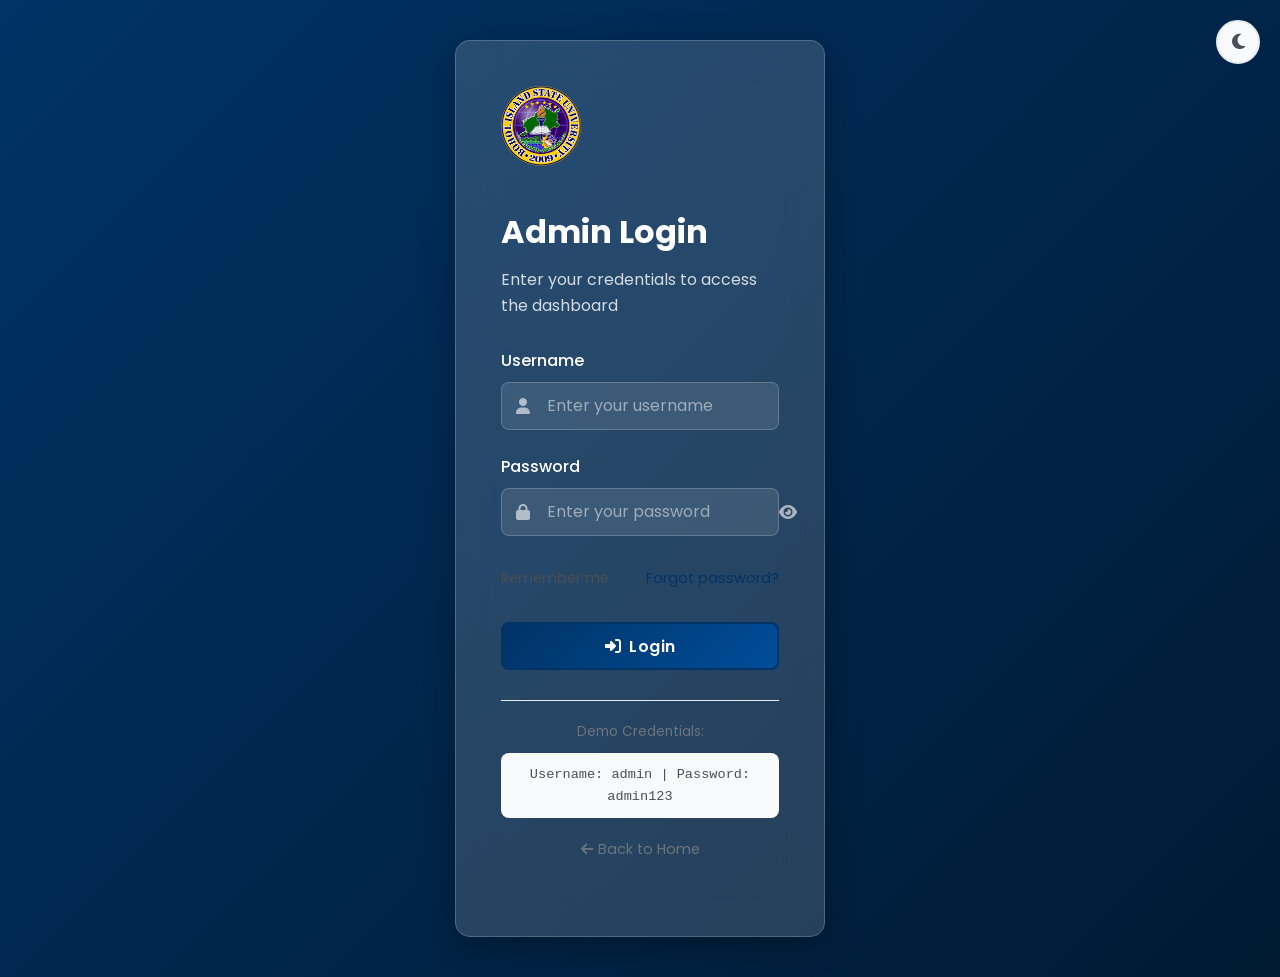
<file: BMWEEB/pages/admin-settings.html>
﻿<!DOCTYPE html>
<html lang="en">
<head>
    <meta charset="UTF-8">
    <meta name="viewport" content="width=device-width, initial-scale=1.0">
    <title>Settings - BISU-Calape Admin</title>
    <link rel="stylesheet" href="../css/styles.css">
    <link rel="stylesheet" href="../css/admin-settings.css">
    <link rel="stylesheet" href="https://cdnjs.cloudflare.com/ajax/libs/font-awesome/6.4.0/css/all.min.css">
    <link href="https://fonts.googleapis.com/css2?family=Poppins:wght@300;400;500;600;700&display=swap" rel="stylesheet">
</head>
<body class="admin-page">
    <!-- Sidebar -->
    <aside class="admin-sidebar" id="sidebar">
        <div class="sidebar-header">
            <div class="sidebar-logo">
                <img src="../images/BISU.png" alt="BISU Logo">
                <span>BISU-Calape</span>
            </div>
            <button class="sidebar-toggle" id="sidebarToggle">
                <i class="fas fa-bars"></i>
            </button>
        </div>
        <nav class="sidebar-nav">
            <ul class="sidebar-menu">
                <li class="menu-item">
                    <a href="admin-dashboard.html" class="menu-link">
                        <i class="fas fa-tachometer-alt"></i>
                        <span>Dashboard</span>
                    </a>
                </li>
                <li class="menu-item">
                    <a href="admin-feedbacks.html" class="menu-link">
                        <i class="fas fa-comments"></i>
                        <span>Feedbacks</span>
                    </a>
                </li>
                <li class="menu-item">
                    <a href="admin-reports.html" class="menu-link">
                        <i class="fas fa-chart-bar"></i>
                        <span>Reports</span>
                    </a>
                </li>
                <li class="menu-item">
                    <a href="admin-services.html" class="menu-link">
                        <i class="fas fa-concierge-bell"></i>
                        <span>Services</span>
                    </a>
                </li>
                <li class="menu-item">
                    <a href="admin-users.html" class="menu-link">
                        <i class="fas fa-users"></i>
                        <span>Users</span>
                    </a>
                </li>
                <li class="menu-item active">
                    <a href="admin-settings.html" class="menu-link">
                        <i class="fas fa-cog"></i>
                        <span>Settings</span>
                    </a>
                </li>
            </ul>
        </nav>
        <div class="sidebar-footer">
            <a href="#" class="menu-link" onclick="FeedbackSystem.logout()">
                <i class="fas fa-sign-out-alt"></i>
                <span>Logout</span>
            </a>
        </div>
    </aside>

    <!-- Main Content -->
    <main class="admin-main">
        <!-- Header -->
        <header class="admin-header">
            <div class="header-left">
                <button class="mobile-toggle" id="mobileToggle">
                    <i class="fas fa-bars"></i>
                </button>
                <h1 class="page-title">System Settings</h1>
            </div>
            <div class="header-right">
                <div class="header-user">
                    <div class="user-avatar">
                        <i class="fas fa-user"></i>
                    </div>
                    <div class="user-info">
                        <span class="user-name" id="userName">Admin</span>
                        <span class="user-role">Administrator</span>
                    </div>
                </div>
            </div>
        </header>

        <!-- Content -->
        <div class="admin-content">
            <!-- Page Hero -->
            <div class="settings-hero">
                <div class="settings-hero-text">
                    <h2>System Settings</h2>
                    <p>Configure system preferences, appearance, notifications, and security.</p>
                </div>
            </div>

            <!-- Settings Navigation -->
            <div class="settings-layout">
                <nav class="settings-nav">
                    <ul>
                        <li class="active" data-tab="general">
                            <i class="fas fa-cog"></i> General Settings
                        </li>
                        <li data-tab="appearance">
                            <i class="fas fa-palette"></i> Appearance
                        </li>
                        <li data-tab="notifications">
                            <i class="fas fa-bell"></i> Notifications
                        </li>
                        <li data-tab="email">
                            <i class="fas fa-envelope"></i> Email Settings
                        </li>
                        <li data-tab="security">
                            <i class="fas fa-shield-alt"></i> Security
                        </li>
                        <li data-tab="backup">
                            <i class="fas fa-database"></i> Backup & Data
                        </li>
                    </ul>
                </nav>

                <div class="settings-content">
                    <!-- General Settings -->
                    <div class="settings-panel active" id="general">
                        <div class="panel-header">
                            <h2>General Settings</h2>
                            <p>Configure basic system settings</p>
                        </div>
                        <div class="panel-body">
                            <div class="form-group">
                                <label for="siteName">System Name</label>
                                <input type="text" id="siteName" class="form-control" value="BISU-Calape Customer Feedback System">
                            </div>
                            <div class="form-group">
                                <label for="siteDescription">System Description</label>
                                <textarea id="siteDescription" class="form-control" rows="3">Web-Based Customer Feedback Satisfaction System for Bohol Island State University - Calape Campus</textarea>
                            </div>
                            <div class="form-row">
                                <div class="form-group">
                                    <label for="adminEmail">Admin Email</label>
                                    <input type="email" id="adminEmail" class="form-control" value="admin@bisu.edu.ph">
                                </div>
                                <div class="form-group">
                                    <label for="contactPhone">Contact Phone</label>
                                    <input type="text" id="contactPhone" class="form-control" value="(038) 501-0001">
                                </div>
                            </div>
                            <div class="form-group">
                                <label for="address">Campus Address</label>
                                <textarea id="address" class="form-control" rows="2">Pangangan, Calape, Bohol, Philippines 6328</textarea>
                            </div>
                            <div class="form-row">
                                <div class="form-group">
                                    <label for="timezone">Timezone</label>
                                    <select id="timezone" class="form-control">
                                        <option value="Asia/Manila" selected>Asia/Manila (GMT+8)</option>
                                        <option value="UTC">UTC</option>
                                    </select>
                                </div>
                                <div class="form-group">
                                    <label for="dateFormat">Date Format</label>
                                    <select id="dateFormat" class="form-control">
                                        <option value="MM/DD/YYYY" selected>MM/DD/YYYY</option>
                                        <option value="DD/MM/YYYY">DD/MM/YYYY</option>
                                        <option value="YYYY-MM-DD">YYYY-MM-DD</option>
                                    </select>
                                </div>
                            </div>
                            <div class="form-actions">
                                <button class="btn btn-primary" onclick="saveSettings('general')">
                                    <i class="fas fa-save"></i> Save Changes
                                </button>
                            </div>
                        </div>
                    </div>

                    <!-- Appearance Settings -->
                    <div class="settings-panel" id="appearance">
                        <div class="panel-header">
                            <h2>Appearance Settings</h2>
                            <p>Customize the look and feel</p>
                        </div>
                        <div class="panel-body">
                            <div class="form-group">
                                <label>Primary Color</label>
                                <div class="color-picker-group">
                                    <input type="color" id="primaryColor" value="#003366" class="color-picker">
                                    <span class="color-value">#003366</span>
                                </div>
                            </div>
                            <div class="form-group">
                                <label>Logo</label>
                                <div class="logo-upload">
                                    <div class="logo-preview">
                                        <img src="../images/BISU.png" alt="Logo">
                                    </div>
                                    <div class="upload-actions">
                                        <button class="btn btn-outline-primary">
                                            <i class="fas fa-upload"></i> Upload New Logo
                                        </button>
                                        <small>Recommended: 200x200px, PNG or SVG</small>
                                    </div>
                                </div>
                            </div>
                            <div class="form-group">
                                <label>Theme Mode</label>
                                <div class="theme-options">
                                    <label class="theme-option active">
                                        <input type="radio" name="theme" value="light" checked>
                                        <div class="theme-preview light">
                                            <i class="fas fa-sun"></i>
                                        </div>
                                        <span>Light</span>
                                    </label>
                                    <label class="theme-option">
                                        <input type="radio" name="theme" value="dark">
                                        <div class="theme-preview dark">
                                            <i class="fas fa-moon"></i>
                                        </div>
                                        <span>Dark</span>
                                    </label>
                                    <label class="theme-option">
                                        <input type="radio" name="theme" value="auto">
                                        <div class="theme-preview auto">
                                            <i class="fas fa-adjust"></i>
                                        </div>
                                        <span>Auto</span>
                                    </label>
                                </div>
                            </div>
                            <div class="form-group">
                                <label>Font Family</label>
                                <select id="fontFamily" class="form-control">
                                    <option value="Poppins" selected>Poppins</option>
                                    <option value="Inter">Inter</option>
                                    <option value="Roboto">Roboto</option>
                                    <option value="Open Sans">Open Sans</option>
                                </select>
                            </div>
                            <div class="form-actions">
                                <button class="btn btn-primary" onclick="saveSettings('appearance')">
                                    <i class="fas fa-save"></i> Save Changes
                                </button>
                            </div>
                        </div>
                    </div>

                    <!-- Notification Settings -->
                    <div class="settings-panel" id="notifications">
                        <div class="panel-header">
                            <h2>Notification Settings</h2>
                            <p>Configure system notifications</p>
                        </div>
                        <div class="panel-body">
                            <div class="setting-item">
                                <div class="setting-info">
                                    <h4>Email Notifications</h4>
                                    <p>Receive email notifications for new feedbacks</p>
                                </div>
                                <label class="toggle-switch">
                                    <input type="checkbox" id="emailNotifications" checked>
                                    <span class="slider"></span>
                                </label>
                            </div>
                            <div class="setting-item">
                                <div class="setting-info">
                                    <h4>Complaint Alerts</h4>
                                    <p>Get instant alerts for complaint feedbacks</p>
                                </div>
                                <label class="toggle-switch">
                                    <input type="checkbox" id="complaintAlerts" checked>
                                    <span class="slider"></span>
                                </label>
                            </div>
                            <div class="setting-item">
                                <div class="setting-info">
                                    <h4>Daily Summary</h4>
                                    <p>Receive a daily summary of feedback activity</p>
                                </div>
                                <label class="toggle-switch">
                                    <input type="checkbox" id="dailySummary">
                                    <span class="slider"></span>
                                </label>
                            </div>
                            <div class="setting-item">
                                <div class="setting-info">
                                    <h4>Weekly Report</h4>
                                    <p>Receive weekly analytics report</p>
                                </div>
                                <label class="toggle-switch">
                                    <input type="checkbox" id="weeklyReport" checked>
                                    <span class="slider"></span>
                                </label>
                            </div>
                            <div class="setting-item">
                                <div class="setting-info">
                                    <h4>Browser Notifications</h4>
                                    <p>Show browser push notifications</p>
                                </div>
                                <label class="toggle-switch">
                                    <input type="checkbox" id="browserNotifications">
                                    <span class="slider"></span>
                                </label>
                            </div>
                            <div class="form-actions">
                                <button class="btn btn-primary" onclick="saveSettings('notifications')">
                                    <i class="fas fa-save"></i> Save Changes
                                </button>
                            </div>
                        </div>
                    </div>

                    <!-- Email Settings -->
                    <div class="settings-panel" id="email">
                        <div class="panel-header">
                            <h2>Email Settings</h2>
                            <p>Configure email server settings</p>
                        </div>
                        <div class="panel-body">
                            <div class="form-row">
                                <div class="form-group">
                                    <label for="smtpHost">SMTP Host</label>
                                    <input type="text" id="smtpHost" class="form-control" value="smtp.gmail.com">
                                </div>
                                <div class="form-group">
                                    <label for="smtpPort">SMTP Port</label>
                                    <input type="text" id="smtpPort" class="form-control" value="587">
                                </div>
                            </div>
                            <div class="form-group">
                                <label for="smtpUser">SMTP Username</label>
                                <input type="text" id="smtpUser" class="form-control" placeholder="your-email@gmail.com">
                            </div>
                            <div class="form-group">
                                <label for="smtpPassword">SMTP Password</label>
                                <input type="password" id="smtpPassword" class="form-control" placeholder="Enter password">
                            </div>
                            <div class="form-group">
                                <label for="senderEmail">Sender Email</label>
                                <input type="email" id="senderEmail" class="form-control" value="noreply@bisu.edu.ph">
                            </div>
                            <div class="form-group">
                                <label for="senderName">Sender Name</label>
                                <input type="text" id="senderName" class="form-control" value="BISU-Calape Feedback System">
                            </div>
                            <div class="form-actions">
                                <button class="btn btn-outline-primary" onclick="testEmail()">
                                    <i class="fas fa-paper-plane"></i> Send Test Email
                                </button>
                                <button class="btn btn-primary" onclick="saveSettings('email')">
                                    <i class="fas fa-save"></i> Save Changes
                                </button>
                            </div>
                        </div>
                    </div>

                    <!-- Security Settings -->
                    <div class="settings-panel" id="security">
                        <div class="panel-header">
                            <h2>Security Settings</h2>
                            <p>Configure security options</p>
                        </div>
                        <div class="panel-body">
                            <div class="setting-item">
                                <div class="setting-info">
                                    <h4>Two-Factor Authentication</h4>
                                    <p>Add an extra layer of security</p>
                                </div>
                                <label class="toggle-switch">
                                    <input type="checkbox" id="twoFactorAuth">
                                    <span class="slider"></span>
                                </label>
                            </div>
                            <div class="setting-item">
                                <div class="setting-info">
                                    <h4>Session Timeout</h4>
                                    <p>Automatically log out after inactivity</p>
                                </div>
                                <select id="sessionTimeout" class="form-control" style="width: auto;">
                                    <option value="15">15 minutes</option>
                                    <option value="30" selected>30 minutes</option>
                                    <option value="60">1 hour</option>
                                    <option value="120">2 hours</option>
                                </select>
                            </div>
                            <div class="setting-item">
                                <div class="setting-info">
                                    <h4>IP Whitelist</h4>
                                    <p>Restrict access to specific IP addresses</p>
                                </div>
                                <label class="toggle-switch">
                                    <input type="checkbox" id="ipWhitelist">
                                    <span class="slider"></span>
                                </label>
                            </div>
                            <div class="setting-item">
                                <div class="setting-info">
                                    <h4>Login Attempts Limit</h4>
                                    <p>Lock account after failed attempts</p>
                                </div>
                                <select id="loginAttempts" class="form-control" style="width: auto;">
                                    <option value="3">3 attempts</option>
                                    <option value="5" selected>5 attempts</option>
                                    <option value="10">10 attempts</option>
                                </select>
                            </div>
                            
                            <div class="security-section">
                                <h4>Change Password</h4>
                                <div class="form-group">
                                    <label for="currentPassword">Current Password</label>
                                    <input type="password" id="currentPassword" class="form-control">
                                </div>
                                <div class="form-row">
                                    <div class="form-group">
                                        <label for="newPassword">New Password</label>
                                        <input type="password" id="newPassword" class="form-control">
                                    </div>
                                    <div class="form-group">
                                        <label for="confirmPassword">Confirm Password</label>
                                        <input type="password" id="confirmPassword" class="form-control">
                                    </div>
                                </div>
                                <button class="btn btn-outline-primary" onclick="changePassword()">
                                    <i class="fas fa-key"></i> Update Password
                                </button>
                            </div>
                            
                            <div class="form-actions">
                                <button class="btn btn-primary" onclick="saveSettings('security')">
                                    <i class="fas fa-save"></i> Save Changes
                                </button>
                            </div>
                        </div>
                    </div>

                    <!-- Backup & Data -->
                    <div class="settings-panel" id="backup">
                        <div class="panel-header">
                            <h2>Backup & Data</h2>
                            <p>Manage system data and backups</p>
                        </div>
                        <div class="panel-body">
                            <div class="backup-section">
                                <h4>Create Backup</h4>
                                <p>Download a complete backup of all system data</p>
                                <button class="btn btn-primary" onclick="createBackup()">
                                    <i class="fas fa-download"></i> Download Backup
                                </button>
                            </div>
                            
                            <div class="backup-section">
                                <h4>Restore Backup</h4>
                                <p>Restore system data from a backup file</p>
                                <div class="file-upload">
                                    <input type="file" id="backupFile" accept=".json">
                                    <label for="backupFile" class="btn btn-outline-primary">
                                        <i class="fas fa-upload"></i> Select Backup File
                                    </label>
                                </div>
                                <button class="btn btn-secondary" onclick="restoreBackup()">
                                    <i class="fas fa-undo"></i> Restore
                                </button>
                            </div>
                            
                            <div class="backup-section">
                                <h4>Export Data</h4>
                                <p>Export specific data to CSV</p>
                                <div class="export-options">
                                    <button class="btn btn-outline-primary" onclick="exportData('feedbacks')">
                                        <i class="fas fa-file-csv"></i> Export Feedbacks
                                    </button>
                                    <button class="btn btn-outline-primary" onclick="exportData('users')">
                                        <i class="fas fa-file-csv"></i> Export Users
                                    </button>
                                    <button class="btn btn-outline-primary" onclick="exportData('services')">
                                        <i class="fas fa-file-csv"></i> Export Services
                                    </button>
                                </div>
                            </div>
                            
                            <div class="backup-section danger-zone">
                                <h4>Danger Zone</h4>
                                <p>Irreversible and destructive actions</p>
                                <div class="danger-actions">
                                    <button class="btn btn-outline-danger" onclick="clearFeedbacks()">
                                        <i class="fas fa-trash"></i> Clear All Feedbacks
                                    </button>
                                    <button class="btn btn-danger" onclick="resetSystem()">
                                        <i class="fas fa-exclamation-triangle"></i> Reset System
                                    </button>
                                </div>
                            </div>
                        </div>
                    </div>
                </div>
            </div>
        </div>
    </main>

    <script src="../js/main.js"></script>
    <script>
        // Check authentication
        if (!FeedbackSystem.requireAuth()) {
            // Redirect handled by requireAuth
        }

        document.addEventListener('DOMContentLoaded', function() {
            // Set user info
            const user = FeedbackSystem.getCurrentUser();
            if (user) {
                document.getElementById('userName').textContent = user.username;
            }
            
            // Load saved settings
            loadSettings();
            
            // Sidebar toggle
            document.getElementById('sidebarToggle').addEventListener('click', function() {
                document.getElementById('sidebar').classList.toggle('collapsed');
            });
            
            document.getElementById('mobileToggle').addEventListener('click', function() {
                document.getElementById('sidebar').classList.toggle('mobile-open');
            });
            
            // Settings navigation
            document.querySelectorAll('.settings-nav li').forEach(item => {
                item.addEventListener('click', function() {
                    const tab = this.dataset.tab;
                    
                    // Update nav
                    document.querySelectorAll('.settings-nav li').forEach(i => i.classList.remove('active'));
                    this.classList.add('active');
                    
                    // Update panels
                    document.querySelectorAll('.settings-panel').forEach(p => p.classList.remove('active'));
                    document.getElementById(tab).classList.add('active');
                });
            });
            
            // Color picker
            document.getElementById('primaryColor').addEventListener('input', function() {
                document.querySelector('.color-value').textContent = this.value;
            });
            
            // Theme options
            document.querySelectorAll('.theme-option').forEach(option => {
                option.addEventListener('click', function() {
                    document.querySelectorAll('.theme-option').forEach(o => o.classList.remove('active'));
                    this.classList.add('active');
                });
            });
        });

        function loadSettings() {
            const settings = JSON.parse(localStorage.getItem('systemSettings') || '{}');
            
            // Apply saved settings to form fields
            if (settings.general) {
                document.getElementById('siteName').value = settings.general.siteName || '';
                document.getElementById('siteDescription').value = settings.general.siteDescription || '';
                document.getElementById('adminEmail').value = settings.general.adminEmail || '';
                document.getElementById('contactPhone').value = settings.general.contactPhone || '';
            }
            
            // Apply appearance settings
            if (settings.appearance) {
                // Set theme radio button
                const themeRadio = document.querySelector(`input[name="theme"][value="${settings.appearance.theme}"]`);
                if (themeRadio) {
                    themeRadio.checked = true;
                    document.querySelectorAll('.theme-option').forEach(o => o.classList.remove('active'));
                    themeRadio.closest('.theme-option').classList.add('active');
                }
                
                // Set font family
                if (settings.appearance.fontFamily) {
                    document.getElementById('fontFamily').value = settings.appearance.fontFamily;
                }
                
                // Set primary color
                if (settings.appearance.primaryColor) {
                    document.getElementById('primaryColor').value = settings.appearance.primaryColor;
                    document.querySelector('.color-value').textContent = settings.appearance.primaryColor;
                }
            }
        }

        function saveSettings(section) {
            let settings = JSON.parse(localStorage.getItem('systemSettings') || '{}');
            
            switch(section) {
                case 'general':
                    settings.general = {
                        siteName: document.getElementById('siteName').value,
                        siteDescription: document.getElementById('siteDescription').value,
                        adminEmail: document.getElementById('adminEmail').value,
                        contactPhone: document.getElementById('contactPhone').value,
                        address: document.getElementById('address').value,
                        timezone: document.getElementById('timezone').value,
                        dateFormat: document.getElementById('dateFormat').value
                    };
                    break;
                case 'appearance':
                    settings.appearance = {
                        primaryColor: document.getElementById('primaryColor').value,
                        fontFamily: document.getElementById('fontFamily').value,
                        theme: document.querySelector('input[name="theme"]:checked').value
                    };
                    // Apply theme immediately
                    setTheme(settings.appearance.theme);
                    break;
                case 'notifications':
                    settings.notifications = {
                        emailNotifications: document.getElementById('emailNotifications').checked,
                        complaintAlerts: document.getElementById('complaintAlerts').checked,
                        dailySummary: document.getElementById('dailySummary').checked,
                        weeklyReport: document.getElementById('weeklyReport').checked,
                        browserNotifications: document.getElementById('browserNotifications').checked
                    };
                    break;
                case 'email':
                    settings.email = {
                        smtpHost: document.getElementById('smtpHost').value,
                        smtpPort: document.getElementById('smtpPort').value,
                        smtpUser: document.getElementById('smtpUser').value,
                        senderEmail: document.getElementById('senderEmail').value,
                        senderName: document.getElementById('senderName').value
                    };
                    break;
                case 'security':
                    settings.security = {
                        twoFactorAuth: document.getElementById('twoFactorAuth').checked,
                        sessionTimeout: document.getElementById('sessionTimeout').value,
                        ipWhitelist: document.getElementById('ipWhitelist').checked,
                        loginAttempts: document.getElementById('loginAttempts').value
                    };
                    break;
            }
            
            localStorage.setItem('systemSettings', JSON.stringify(settings));
            FeedbackSystem.showNotification('Settings saved successfully', 'success');
        }

        function testEmail() {
            FeedbackSystem.showNotification('Test email sent successfully', 'success');
        }

        function changePassword() {
            const current = document.getElementById('currentPassword').value;
            const newPass = document.getElementById('newPassword').value;
            const confirm = document.getElementById('confirmPassword').value;
            
            if (!current || !newPass || !confirm) {
                FeedbackSystem.showNotification('Please fill in all password fields', 'error');
                return;
            }
            
            if (newPass !== confirm) {
                FeedbackSystem.showNotification('New passwords do not match', 'error');
                return;
            }
            
            if (newPass.length < 6) {
                FeedbackSystem.showNotification('Password must be at least 6 characters', 'error');
                return;
            }
            
            // Update password in storage
            const users = JSON.parse(localStorage.getItem('systemUsers') || '[]');
            const currentUser = FeedbackSystem.getCurrentUser();
            
            const userIndex = users.findIndex(u => u.username === currentUser.username);
            if (userIndex !== -1 && users[userIndex].password === current) {
                users[userIndex].password = newPass;
                localStorage.setItem('systemUsers', JSON.stringify(users));
                FeedbackSystem.showNotification('Password changed successfully', 'success');
                
                // Clear form
                document.getElementById('currentPassword').value = '';
                document.getElementById('newPassword').value = '';
                document.getElementById('confirmPassword').value = '';
            } else {
                FeedbackSystem.showNotification('Current password is incorrect', 'error');
            }
        }

        function createBackup() {
            const backup = {
                feedbacks: JSON.parse(localStorage.getItem('feedbacks') || '[]'),
                users: JSON.parse(localStorage.getItem('systemUsers') || '[]'),
                services: JSON.parse(localStorage.getItem('services') || '[]'),
                settings: JSON.parse(localStorage.getItem('systemSettings') || '{}'),
                contactMessages: JSON.parse(localStorage.getItem('contactMessages') || '[]'),
                backupDate: new Date().toISOString()
            };
            
            const blob = new Blob([JSON.stringify(backup, null, 2)], { type: 'application/json' });
            const url = URL.createObjectURL(blob);
            const a = document.createElement('a');
            a.href = url;
            a.download = `bisu-feedback-backup-${new Date().toISOString().split('T')[0]}.json`;
            a.click();
            URL.revokeObjectURL(url);
            
            FeedbackSystem.showNotification('Backup created successfully', 'success');
        }

        function restoreBackup() {
            const file = document.getElementById('backupFile').files[0];
            if (!file) {
                FeedbackSystem.showNotification('Please select a backup file', 'error');
                return;
            }
            
            const reader = new FileReader();
            reader.onload = function(e) {
                try {
                    const backup = JSON.parse(e.target.result);
                    
                    if (backup.feedbacks) localStorage.setItem('feedbacks', JSON.stringify(backup.feedbacks));
                    if (backup.users) localStorage.setItem('systemUsers', JSON.stringify(backup.users));
                    if (backup.services) localStorage.setItem('services', JSON.stringify(backup.services));
                    if (backup.settings) localStorage.setItem('systemSettings', JSON.stringify(backup.settings));
                    if (backup.contactMessages) localStorage.setItem('contactMessages', JSON.stringify(backup.contactMessages));
                    
                    FeedbackSystem.showNotification('Backup restored successfully', 'success');
                    setTimeout(() => location.reload(), 1500);
                } catch (err) {
                    FeedbackSystem.showNotification('Invalid backup file', 'error');
                }
            };
            reader.readAsText(file);
        }

        function exportData(type) {
            let data;
            let filename;
            
            switch(type) {
                case 'feedbacks':
                    data = JSON.parse(localStorage.getItem('feedbacks') || '[]');
                    filename = 'feedbacks';
                    break;
                case 'users':
                    data = JSON.parse(localStorage.getItem('systemUsers') || '[]').map(u => ({
                        ...u,
                        password: '***'
                    }));
                    filename = 'users';
                    break;
                case 'services':
                    data = JSON.parse(localStorage.getItem('services') || '[]');
                    filename = 'services';
                    break;
            }
            
            if (data.length === 0) {
                FeedbackSystem.showNotification('No data to export', 'warning');
                return;
            }
            
            // Convert to CSV
            const headers = Object.keys(data[0]);
            const csv = [
                headers.join(','),
                ...data.map(row => headers.map(h => JSON.stringify(row[h] || '')).join(','))
            ].join('\n');
            
            const blob = new Blob([csv], { type: 'text/csv' });
            const url = URL.createObjectURL(blob);
            const a = document.createElement('a');
            a.href = url;
            a.download = `${filename}-${new Date().toISOString().split('T')[0]}.csv`;
            a.click();
            URL.revokeObjectURL(url);
            
            FeedbackSystem.showNotification(`${filename} exported successfully`, 'success');
        }

        function clearFeedbacks() {
            if (confirm('Are you sure you want to delete all feedbacks? This cannot be undone.')) {
                localStorage.setItem('feedbacks', '[]');
                FeedbackSystem.showNotification('All feedbacks cleared', 'success');
            }
        }

        function resetSystem() {
            if (confirm('WARNING: This will reset all system data to defaults. Are you absolutely sure?')) {
                if (confirm('This is your final warning. All data will be permanently deleted. Continue?')) {
                    localStorage.clear();
                    FeedbackSystem.showNotification('System reset complete. Redirecting...', 'success');
                    setTimeout(() => window.location.href = 'admin-login.html', 2000);
                }
            }
        }
    </script></body>
</html>
</file>
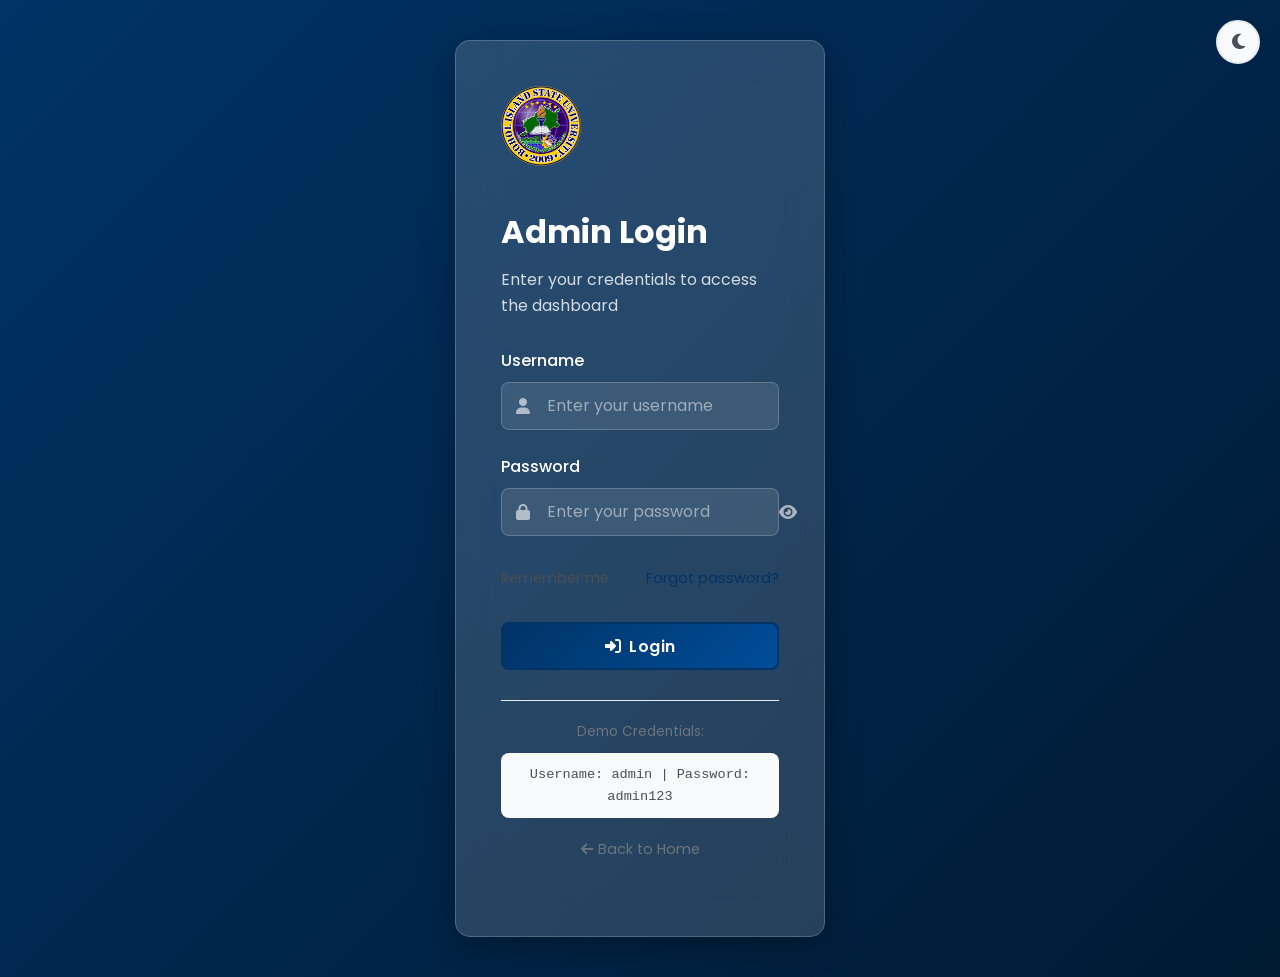
<file: BMWEEB/pages/admin-users.html>
﻿﻿<!DOCTYPE html>
<html lang="en">
<head>
    <meta charset="UTF-8">
    <meta name="viewport" content="width=device-width, initial-scale=1.0">
    <title>Manage Users - BISU-Calape Admin</title>
    <link rel="stylesheet" href="../css/styles.css">
    <link rel="stylesheet" href="../css/admin-users.css">
    <link rel="stylesheet" href="https://cdnjs.cloudflare.com/ajax/libs/font-awesome/6.4.0/css/all.min.css">
    <link href="https://fonts.googleapis.com/css2?family=Poppins:wght@300;400;500;600;700&display=swap" rel="stylesheet">
</head>
<body class="admin-page">
    <!-- Sidebar -->
    <aside class="admin-sidebar" id="sidebar">
        <div class="sidebar-header">
            <div class="sidebar-logo">
                <img src="../images/BISU.png" alt="BISU Logo">
                <span>BISU-Calape</span>
            </div>
            <button class="sidebar-toggle" id="sidebarToggle">
                <i class="fas fa-bars"></i>
            </button>
        </div>
        <nav class="sidebar-nav">
            <ul class="sidebar-menu">
                <li class="menu-item">
                    <a href="admin-dashboard.html" class="menu-link">
                        <i class="fas fa-tachometer-alt"></i>
                        <span>Dashboard</span>
                    </a>
                </li>
                <li class="menu-item">
                    <a href="admin-feedbacks.html" class="menu-link">
                        <i class="fas fa-comments"></i>
                        <span>Feedbacks</span>
                    </a>
                </li>
                <li class="menu-item">
                    <a href="admin-reports.html" class="menu-link">
                        <i class="fas fa-chart-bar"></i>
                        <span>Reports</span>
                    </a>
                </li>
                <li class="menu-item">
                    <a href="admin-services.html" class="menu-link">
                        <i class="fas fa-concierge-bell"></i>
                        <span>Services</span>
                    </a>
                </li>
                <li class="menu-item active">
                    <a href="admin-users.html" class="menu-link">
                        <i class="fas fa-users"></i>
                        <span>Users</span>
                    </a>
                </li>
                <li class="menu-item">
                    <a href="admin-settings.html" class="menu-link">
                        <i class="fas fa-cog"></i>
                        <span>Settings</span>
                    </a>
                </li>
            </ul>
        </nav>
        <div class="sidebar-footer">
            <a href="#" class="menu-link" onclick="FeedbackSystem.logout()">
                <i class="fas fa-sign-out-alt"></i>
                <span>Logout</span>
            </a>
        </div>
    </aside>

    <!-- Main Content -->
    <main class="admin-main">
        <!-- Header -->
        <header class="admin-header">
            <div class="header-left">
                <button class="mobile-toggle" id="mobileToggle">
                    <i class="fas fa-bars"></i>
                </button>
                <h1 class="page-title">Manage Users</h1>
            </div>
            <div class="header-right">
                <button class="btn btn-primary" onclick="openAddModal()">
                    <i class="fas fa-user-plus"></i> Add User
                </button>
                <div class="header-user">
                    <div class="user-avatar">
                        <i class="fas fa-user"></i>
                    </div>
                    <div class="user-info">
                        <span class="user-name" id="userName">Admin</span>
                        <span class="user-role">Administrator</span>
                    </div>
                </div>
            </div>
        </header>

        <!-- Content -->
        <div class="admin-content">
            <!-- Welcome Section -->
            <div class="welcome-section">
                <div class="welcome-text">
                    <h2>User Management</h2>
                    <p>Manage administrators, staff, and user permissions.</p>
                </div>
            </div>

            <!-- Stats Cards -->
            <div class="stats-row">
                <div class="stat-card-admin">
                    <div class="stat-card-icon" style="background: linear-gradient(135deg, #667eea 0%, #764ba2 100%);">
                        <i class="fas fa-users"></i>
                    </div>
                    <div class="stat-card-info">
                        <h3 id="totalUsers">0</h3>
                        <p>Total Users</p>
                    </div>
                    <div class="stat-card-trend up">
                        <i class="fas fa-arrow-up"></i>
                        <span>0%</span>
                    </div>
                </div>
                <div class="stat-card-admin">
                    <div class="stat-card-icon" style="background: linear-gradient(135deg, #43e97b 0%, #38f9d7 100%);">
                        <i class="fas fa-user-shield"></i>
                    </div>
                    <div class="stat-card-info">
                        <h3 id="adminCount">0</h3>
                        <p>Administrators</p>
                    </div>
                    <div class="stat-card-trend up">
                        <i class="fas fa-arrow-up"></i>
                        <span>0%</span>
                    </div>
                </div>
                <div class="stat-card-admin">
                    <div class="stat-card-icon" style="background: linear-gradient(135deg, #f093fb 0%, #f5576c 100%);">
                        <i class="fas fa-user-tie"></i>
                    </div>
                    <div class="stat-card-info">
                        <h3 id="staffCount">0</h3>
                        <p>Staff Members</p>
                    </div>
                    <div class="stat-card-trend up">
                        <i class="fas fa-arrow-up"></i>
                        <span>0%</span>
                    </div>
                </div>
                <div class="stat-card-admin">
                    <div class="stat-card-icon" style="background: linear-gradient(135deg, #4facfe 0%, #00f2fe 100%);">
                        <i class="fas fa-check-circle"></i>
                    </div>
                    <div class="stat-card-info">
                        <h3 id="activeCount">0</h3>
                        <p>Active Users</p>
                    </div>
                    <div class="stat-card-trend up">
                        <i class="fas fa-arrow-up"></i>
                        <span>0%</span>
                    </div>
                </div>
            </div>

            <!-- Search & Filter -->
            <div class="table-controls">
                <div class="search-box">
                    <i class="fas fa-search"></i>
                    <input type="text" id="searchInput" placeholder="Search users...">
                </div>
                <div class="filter-group">
                    <select id="roleFilter" class="filter-select">
                        <option value="">All Roles</option>
                        <option value="admin">Administrator</option>
                        <option value="staff">Staff</option>
                    </select>
                    <select id="statusFilter" class="filter-select">
                        <option value="">All Status</option>
                        <option value="active">Active</option>
                        <option value="inactive">Inactive</option>
                    </select>
                </div>
            </div>

            <!-- Users Table -->
            <div class="table-card">
                <div class="table-responsive">
                    <table class="table">
                        <thead>
                            <tr>
                                <th>
                                    <label class="checkbox-wrapper">
                                        <input type="checkbox" id="selectAll">
                                        <span class="checkmark"></span>
                                    </label>
                                </th>
                                <th>User</th>
                                <th>Username</th>
                                <th>Email</th>
                                <th>Role</th>
                                <th>Status</th>
                                <th>Last Login</th>
                                <th>Actions</th>
                            </tr>
                        </thead>
                        <tbody id="usersTable">
                            <!-- Populated by JavaScript -->
                        </tbody>
                    </table>
                </div>
            </div>
        </div>
    </main>

    <!-- Add/Edit User Modal -->
    <div class="modal" id="userModal">
        <div class="modal-content">
            <div class="modal-header">
                <h2 id="modalTitle">Add New User</h2>
                <button class="modal-close" onclick="closeModal()">
                    <i class="fas fa-times"></i>
                </button>
            </div>
            <div class="modal-body">
                <form id="userForm">
                    <input type="hidden" id="userId">
                    <div class="form-row">
                        <div class="form-group">
                            <label for="firstName">First Name *</label>
                            <input type="text" id="firstName" class="form-control" required>
                        </div>
                        <div class="form-group">
                            <label for="lastName">Last Name *</label>
                            <input type="text" id="lastName" class="form-control" required>
                        </div>
                    </div>
                    <div class="form-group">
                        <label for="userEmail">Email Address *</label>
                        <input type="email" id="userEmail" class="form-control" required>
                    </div>
                    <div class="form-group">
                        <label for="username">Username *</label>
                        <input type="text" id="username" class="form-control" required>
                    </div>
                    <div class="form-group">
                        <label for="password">Password <span id="passwordNote">(leave blank to keep current)</span></label>
                        <div class="password-input">
                            <input type="password" id="password" class="form-control">
                            <button type="button" class="password-toggle" onclick="togglePassword()">
                                <i class="fas fa-eye"></i>
                            </button>
                        </div>
                    </div>
                    <div class="form-group">
                        <label for="userRole">Role *</label>
                        <select id="userRole" class="form-control" required>
                            <option value="staff">Staff</option>
                            <option value="admin">Administrator</option>
                        </select>
                    </div>
                    <div class="form-group">
                        <label for="department">Department</label>
                        <select id="department" class="form-control">
                            <option value="">Select Department</option>
                            <option value="library">Library</option>
                            <option value="registrar">Registrar</option>
                            <option value="cashier">Cashier</option>
                            <option value="it">IT Services</option>
                            <option value="guidance">Guidance Office</option>
                            <option value="health">Health Services</option>
                            <option value="security">Security</option>
                            <option value="admin">Administration</option>
                        </select>
                    </div>
                    <div class="form-group">
                        <label class="checkbox-label">
                            <input type="checkbox" id="userActive" checked>
                            User is active
                        </label>
                    </div>
                </form>
            </div>
            <div class="modal-footer">
                <button class="btn btn-secondary" onclick="closeModal()">Cancel</button>
                <button class="btn btn-primary" onclick="saveUser()">Save User</button>
            </div>
        </div>
    </div>

    <!-- Delete Confirmation Modal -->
    <div class="modal" id="deleteModal">
        <div class="modal-content modal-sm">
            <div class="modal-header">
                <h2>Delete User</h2>
                <button class="modal-close" onclick="closeDeleteModal()">
                    <i class="fas fa-times"></i>
                </button>
            </div>
            <div class="modal-body">
                <div class="delete-warning">
                    <i class="fas fa-exclamation-triangle"></i>
                    <p>Are you sure you want to delete <strong id="deleteUserName"></strong>?</p>
                    <p class="warning-text">This action cannot be undone.</p>
                </div>
            </div>
            <div class="modal-footer">
                <button class="btn btn-secondary" onclick="closeDeleteModal()">Cancel</button>
                <button class="btn btn-danger" onclick="confirmDelete()">Delete</button>
            </div>
        </div>
    </div>

    <script src="../js/main.js"></script>
    <script>
        // Check authentication
        if (!FeedbackSystem.requireAuth()) {
            // Redirect handled by requireAuth
        }

        // Default users data
        const defaultUsers = [
            {
                id: '1',
                firstName: 'System',
                lastName: 'Administrator',
                email: 'admin@bisu.edu.ph',
                username: 'admin',
                password: 'admin123',
                role: 'admin',
                department: 'admin',
                active: true,
                lastLogin: new Date().toISOString(),
                createdAt: new Date().toISOString()
            }
        ];

        let users = [];
        let deleteUserId = null;

        document.addEventListener('DOMContentLoaded', function() {
            // Set user info
            const currentUser = FeedbackSystem.getCurrentUser();
            if (currentUser) {
                document.getElementById('userName').textContent = currentUser.username;
            }
            
            loadUsers();
            renderUsers();
            updateStats();
            
            // Sidebar toggle
            document.getElementById('sidebarToggle').addEventListener('click', function() {
                document.getElementById('sidebar').classList.toggle('collapsed');
            });
            
            document.getElementById('mobileToggle').addEventListener('click', function() {
                document.getElementById('sidebar').classList.toggle('mobile-open');
            });
            
            // Search and filters
            document.getElementById('searchInput').addEventListener('input', renderUsers);
            document.getElementById('roleFilter').addEventListener('change', renderUsers);
            document.getElementById('statusFilter').addEventListener('change', renderUsers);
            
            // Select all
            document.getElementById('selectAll').addEventListener('change', function() {
                const checkboxes = document.querySelectorAll('.user-checkbox');
                checkboxes.forEach(cb => cb.checked = this.checked);
            });
        });

        function loadUsers() {
            const stored = localStorage.getItem('systemUsers');
            if (stored) {
                users = JSON.parse(stored);
            } else {
                users = [...defaultUsers];
                saveUsersToStorage();
            }
        }

        function saveUsersToStorage() {
            localStorage.setItem('systemUsers', JSON.stringify(users));
        }

        function renderUsers() {
            const search = document.getElementById('searchInput').value.toLowerCase();
            const roleFilter = document.getElementById('roleFilter').value;
            const statusFilter = document.getElementById('statusFilter').value;
            
            let filtered = users.filter(user => {
                const matchSearch = !search || 
                    user.firstName.toLowerCase().includes(search) ||
                    user.lastName.toLowerCase().includes(search) ||
                    user.email.toLowerCase().includes(search) ||
                    user.username.toLowerCase().includes(search);
                    
                const matchRole = !roleFilter || user.role === roleFilter;
                const matchStatus = !statusFilter || 
                    (statusFilter === 'active' ? user.active : !user.active);
                    
                return matchSearch && matchRole && matchStatus;
            });
            
            const tableBody = document.getElementById('usersTable');
            
            if (filtered.length === 0) {
                tableBody.innerHTML = `
                    <tr>
                        <td colspan="8" class="no-data">
                            <i class="fas fa-users"></i>
                            <p>No users found</p>
                        </td>
                    </tr>
                `;
                return;
            }
            
            tableBody.innerHTML = filtered.map(user => `
                <tr>
                    <td>
                        <label class="checkbox-wrapper">
                            <input type="checkbox" class="user-checkbox" value="${user.id}">
                            <span class="checkmark"></span>
                        </label>
                    </td>
                    <td>
                        <div class="user-info-cell">
                            <div class="user-avatar-sm ${user.role}">
                                ${user.firstName[0]}${user.lastName[0]}
                            </div>
                            <div class="user-details">
                                <span class="user-name">${user.firstName} ${user.lastName}</span>
                                <span class="user-dept">${getDepartmentName(user.department)}</span>
                            </div>
                        </div>
                    </td>
                    <td>${user.username}</td>
                    <td>${user.email}</td>
                    <td>
                        <span class="role-badge ${user.role}">
                            <i class="fas ${user.role === 'admin' ? 'fa-shield-alt' : 'fa-user'}"></i>
                            ${user.role === 'admin' ? 'Administrator' : 'Staff'}
                        </span>
                    </td>
                    <td>
                        <span class="status-badge ${user.active ? 'active' : 'inactive'}">
                            ${user.active ? 'Active' : 'Inactive'}
                        </span>
                    </td>
                    <td>${formatDate(user.lastLogin)}</td>
                    <td>
                        <div class="action-buttons">
                            <button class="btn-action" onclick="editUser('${user.id}')" title="Edit">
                                <i class="fas fa-edit"></i>
                            </button>
                            <button class="btn-action" onclick="toggleUserStatus('${user.id}')" title="${user.active ? 'Deactivate' : 'Activate'}">
                                <i class="fas ${user.active ? 'fa-toggle-on' : 'fa-toggle-off'}"></i>
                            </button>
                            <button class="btn-action danger" onclick="deleteUser('${user.id}')" title="Delete" ${user.id === '1' ? 'disabled' : ''}>
                                <i class="fas fa-trash"></i>
                            </button>
                        </div>
                    </td>
                </tr>
            `).join('');
        }

        function getDepartmentName(dept) {
            const names = {
                'library': 'Library',
                'registrar': 'Registrar',
                'cashier': 'Cashier',
                'it': 'IT Services',
                'guidance': 'Guidance Office',
                'health': 'Health Services',
                'security': 'Security',
                'admin': 'Administration'
            };
            return names[dept] || 'Not Assigned';
        }

        function formatDate(dateString) {
            if (!dateString) return 'Never';
            const date = new Date(dateString);
            return date.toLocaleDateString('en-US', { 
                month: 'short', 
                day: 'numeric', 
                year: 'numeric',
                hour: '2-digit',
                minute: '2-digit'
            });
        }

        function updateStats() {
            const total = users.length;
            const admins = users.filter(u => u.role === 'admin').length;
            const staff = users.filter(u => u.role === 'staff').length;
            const active = users.filter(u => u.active).length;
            
            document.getElementById('totalUsers').textContent = total;
            document.getElementById('adminCount').textContent = admins;
            document.getElementById('staffCount').textContent = staff;
            document.getElementById('activeCount').textContent = active;
        }

        function openAddModal() {
            document.getElementById('modalTitle').textContent = 'Add New User';
            document.getElementById('userForm').reset();
            document.getElementById('userId').value = '';
            document.getElementById('userActive').checked = true;
            document.getElementById('passwordNote').style.display = 'none';
            document.getElementById('password').required = true;
            document.getElementById('userModal').classList.add('active');
        }

        function editUser(id) {
            const user = users.find(u => u.id === id);
            if (!user) return;
            
            document.getElementById('modalTitle').textContent = 'Edit User';
            document.getElementById('userId').value = user.id;
            document.getElementById('firstName').value = user.firstName;
            document.getElementById('lastName').value = user.lastName;
            document.getElementById('userEmail').value = user.email;
            document.getElementById('username').value = user.username;
            document.getElementById('password').value = '';
            document.getElementById('userRole').value = user.role;
            document.getElementById('department').value = user.department || '';
            document.getElementById('userActive').checked = user.active;
            document.getElementById('passwordNote').style.display = 'inline';
            document.getElementById('password').required = false;
            
            document.getElementById('userModal').classList.add('active');
        }

        function closeModal() {
            document.getElementById('userModal').classList.remove('active');
        }

        function togglePassword() {
            const input = document.getElementById('password');
            const icon = document.querySelector('.password-toggle i');
            if (input.type === 'password') {
                input.type = 'text';
                icon.classList.replace('fa-eye', 'fa-eye-slash');
            } else {
                input.type = 'password';
                icon.classList.replace('fa-eye-slash', 'fa-eye');
            }
        }

        function saveUser() {
            const id = document.getElementById('userId').value;
            const firstName = document.getElementById('firstName').value.trim();
            const lastName = document.getElementById('lastName').value.trim();
            const email = document.getElementById('userEmail').value.trim();
            const username = document.getElementById('username').value.trim();
            const password = document.getElementById('password').value;
            const role = document.getElementById('userRole').value;
            const department = document.getElementById('department').value;
            const active = document.getElementById('userActive').checked;
            
            if (!firstName || !lastName || !email || !username) {
                FeedbackSystem.showNotification('Please fill in required fields', 'error');
                return;
            }
            
            // Check for duplicate username
            const existingUser = users.find(u => u.username === username && u.id !== id);
            if (existingUser) {
                FeedbackSystem.showNotification('Username already exists', 'error');
                return;
            }
            
            // Check for duplicate email
            const existingEmail = users.find(u => u.email === email && u.id !== id);
            if (existingEmail) {
                FeedbackSystem.showNotification('Email already exists', 'error');
                return;
            }
            
            if (id) {
                // Update existing user
                const index = users.findIndex(u => u.id === id);
                if (index !== -1) {
                    users[index] = {
                        ...users[index],
                        firstName, lastName, email, username, role, department, active
                    };
                    if (password) {
                        users[index].password = password;
                    }
                }
                FeedbackSystem.showNotification('User updated successfully', 'success');
            } else {
                // Add new user
                if (!password) {
                    FeedbackSystem.showNotification('Password is required for new users', 'error');
                    return;
                }
                
                const newUser = {
                    id: Date.now().toString(),
                    firstName, lastName, email, username, password, role, department, active,
                    lastLogin: null,
                    createdAt: new Date().toISOString()
                };
                users.push(newUser);
                FeedbackSystem.showNotification('User added successfully', 'success');
            }
            
            saveUsersToStorage();
            renderUsers();
            updateStats();
            closeModal();
        }

        function toggleUserStatus(id) {
            const user = users.find(u => u.id === id);
            if (user) {
                if (user.id === '1') {
                    FeedbackSystem.showNotification('Cannot deactivate the main administrator', 'error');
                    return;
                }
                user.active = !user.active;
                saveUsersToStorage();
                renderUsers();
                updateStats();
                FeedbackSystem.showNotification(
                    `User ${user.active ? 'activated' : 'deactivated'} successfully`,
                    'success'
                );
            }
        }

        function deleteUser(id) {
            const user = users.find(u => u.id === id);
            if (!user) return;
            
            if (user.id === '1') {
                FeedbackSystem.showNotification('Cannot delete the main administrator', 'error');
                return;
            }
            
            deleteUserId = id;
            document.getElementById('deleteUserName').textContent = `${user.firstName} ${user.lastName}`;
            document.getElementById('deleteModal').classList.add('active');
        }

        function closeDeleteModal() {
            document.getElementById('deleteModal').classList.remove('active');
            deleteUserId = null;
        }

        function confirmDelete() {
            if (deleteUserId) {
                users = users.filter(u => u.id !== deleteUserId);
                saveUsersToStorage();
                renderUsers();
                updateStats();
                FeedbackSystem.showNotification('User deleted successfully', 'success');
            }
            closeDeleteModal();
        }
    </script></body>
</html>
</file>
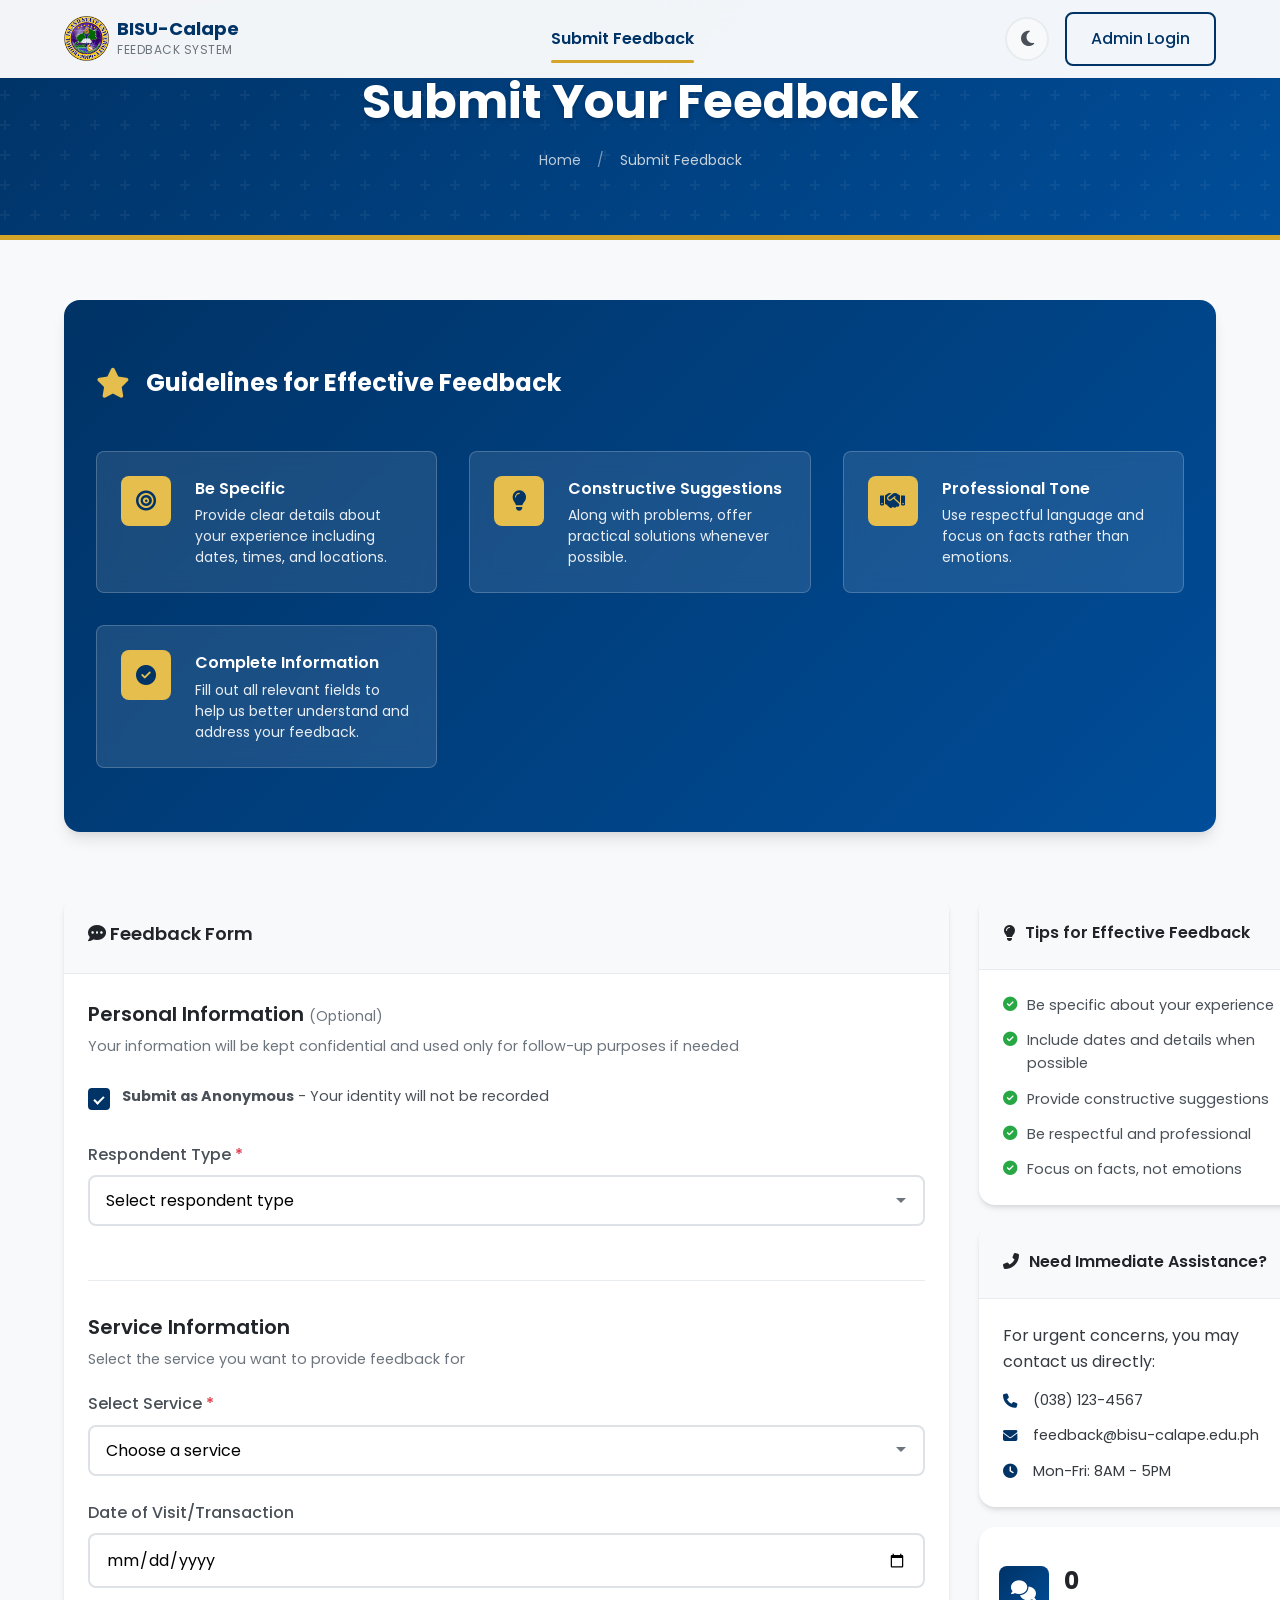
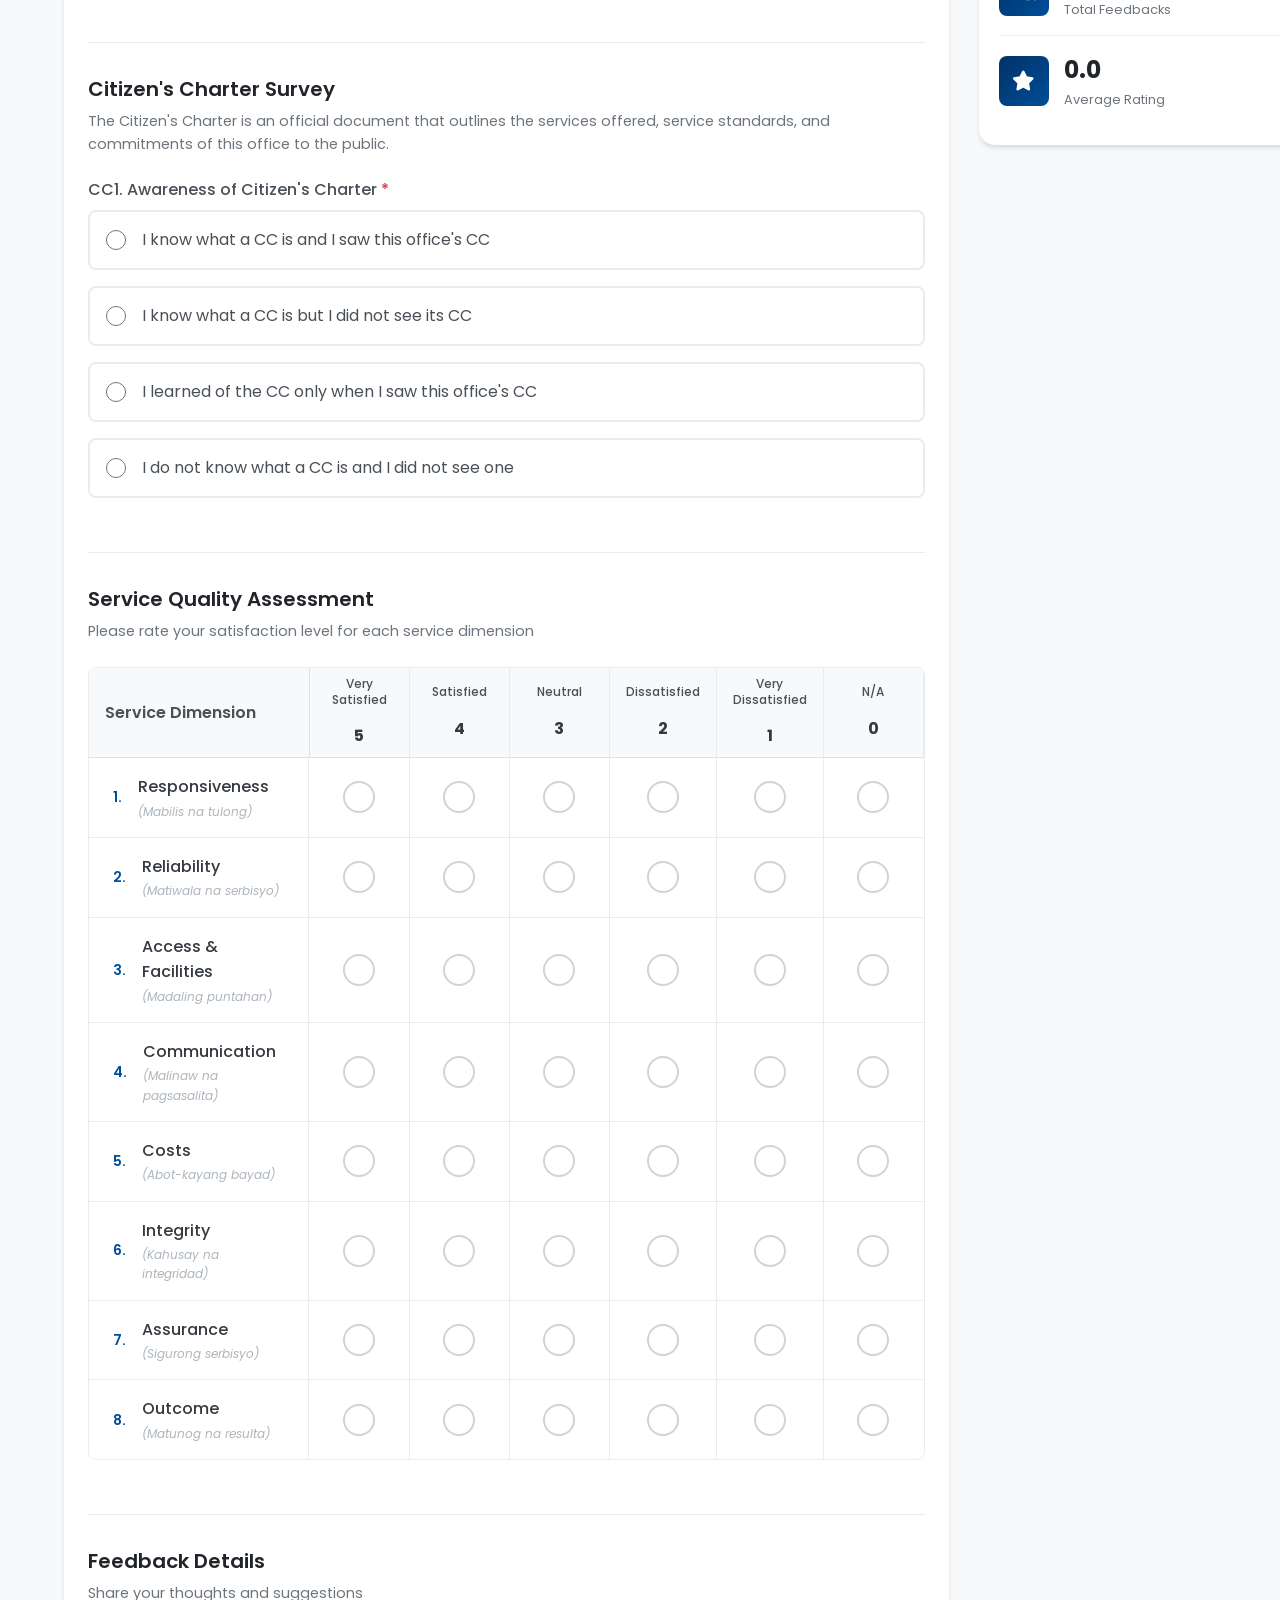
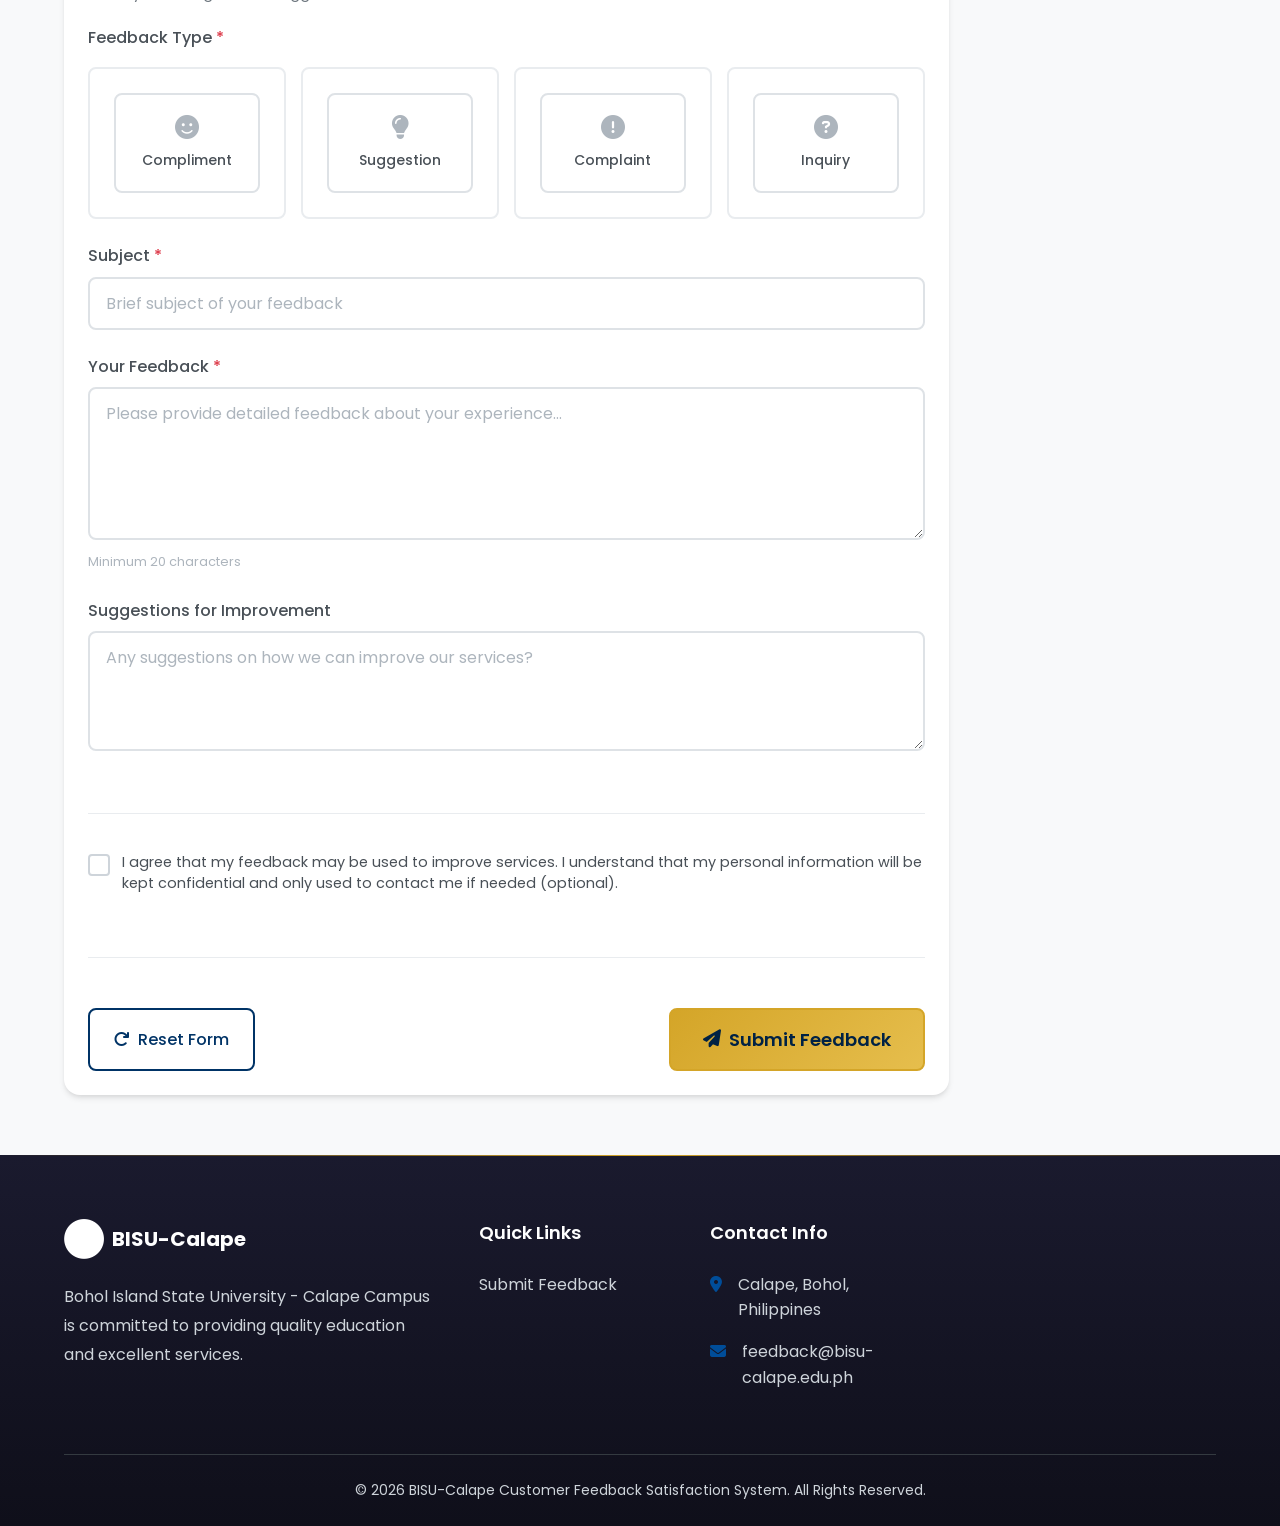
<file: BMWEEB/pages/feedback.html>
<!DOCTYPE html>
<html lang="en">
<head>
    <meta charset="UTF-8">
    <meta name="viewport" content="width=device-width, initial-scale=1.0">
    <title>Submit Feedback - BISU-Calape Feedback System</title>
    <link rel="stylesheet" href="../css/styles.css">
    <link rel="stylesheet" href="https://cdnjs.cloudflare.com/ajax/libs/font-awesome/6.4.0/css/all.min.css">
    <link href="https://fonts.googleapis.com/css2?family=Poppins:wght@300;400;500;600;700&display=swap" rel="stylesheet">
</head>
<body>
    <!-- Navigation -->
    <nav class="navbar">
        <div class="nav-container">
            <div class="nav-logo">
                <img src="../images/BISU.png" alt="BISU Logo" class="logo-img">
                <div class="logo-text">
                    <span class="logo-main">BISU-Calape</span>
                    <span class="logo-sub">Feedback System</span>
                </div>
            </div>
            <ul class="nav-menu">
                <li class="nav-item"><a href="feedback.html" class="nav-link active">Submit Feedback</a></li>
            </ul>
            <div class="nav-actions">
                <button class="theme-toggle" id="themeToggle" aria-label="Toggle dark mode">
                    <i class="fas fa-moon"></i>
                    <i class="fas fa-sun"></i>
                </button>
                <a href="admin-login.html" class="btn btn-outline">Admin Login</a>
            </div>
            <div class="hamburger">
                <span class="bar"></span>
                <span class="bar"></span>
                <span class="bar"></span>
            </div>
        </div>
    </nav>

    <!-- Page Header -->
    <section class="page-header">
        <div class="container">
            <h1 class="page-title">Submit Your Feedback</h1>
            <div class="page-breadcrumb">
                <a href="../index.html">Home</a>
                <span class="separator">/</span>
                <span>Submit Feedback</span>
            </div>
        </div>
    </section>

    <!-- Feedback Form Section -->
    <section class="feedback-section">
        <div class="container">
            <!-- Commendations / Tips Section -->
            <div class="commendations-banner">
                <div class="commendations-content">
                    <h2 class="commendations-title">
                        <i class="fas fa-star"></i> Guidelines for Effective Feedback
                    </h2>
                    <div class="commendations-grid">
                        <div class="commendation-item">
                            <div class="commendation-icon">
                                <i class="fas fa-bullseye"></i>
                            </div>
                            <div class="commendation-text">
                                <h4>Be Specific</h4>
                                <p>Provide clear details about your experience including dates, times, and locations.</p>
                            </div>
                        </div>
                        <div class="commendation-item">
                            <div class="commendation-icon">
                                <i class="fas fa-lightbulb"></i>
                            </div>
                            <div class="commendation-text">
                                <h4>Constructive Suggestions</h4>
                                <p>Along with problems, offer practical solutions whenever possible.</p>
                            </div>
                        </div>
                        <div class="commendation-item">
                            <div class="commendation-icon">
                                <i class="fas fa-handshake"></i>
                            </div>
                            <div class="commendation-text">
                                <h4>Professional Tone</h4>
                                <p>Use respectful language and focus on facts rather than emotions.</p>
                            </div>
                        </div>
                        <div class="commendation-item">
                            <div class="commendation-icon">
                                <i class="fas fa-check-circle"></i>
                            </div>
                            <div class="commendation-text">
                                <h4>Complete Information</h4>
                                <p>Fill out all relevant fields to help us better understand and address your feedback.</p>
                            </div>
                        </div>
                    </div>
                </div>
            </div>

            <div class="feedback-wrapper">
                <!-- Feedback Form -->
                <div class="feedback-form-container">
                    <div class="card">
                        <div class="card-header">
                            <h2 class="card-title">
                                <i class="fas fa-comment-dots"></i> Feedback Form
                            </h2>
                        </div>
                        <div class="card-body">
                            <form id="feedbackForm" data-validate data-type="feedback">
                                <!-- Personal Information -->
                                <div class="form-section">
                                    <h3 class="form-section-title">Personal Information <span class="optional-label">(Optional)</span></h3>
                                    <p class="form-section-desc">Your information will be kept confidential and used only for follow-up purposes if needed</p>
                                    
                                    <div class="form-group">
                                        <label class="checkbox-label">
                                            <input type="checkbox" name="anonymous" id="anonymousCheckbox" checked>
                                            <span class="checkmark"></span>
                                            <span><strong>Submit as Anonymous</strong> - Your identity will not be recorded</span>
                                        </label>
                                    </div>
                                    
                                    <div class="form-group">
                                        <label class="form-label required">Respondent Type</label>
                                        <select name="respondentType" class="form-control" required>
                                            <option value="">Select respondent type</option>
                                            <option value="student">Student</option>
                                            <option value="faculty">Faculty</option>
                                            <option value="staff">Staff</option>
                                            <option value="alumni">Alumni</option>
                                            <option value="parent">Parent/Guardian</option>
                                            <option value="visitor">Visitor</option>
                                            <option value="other">Other</option>
                                        </select>
                                    </div>
                                    
                                    <div id="personalInfoSection" style="display: none;">
                                        <div class="form-row">
                                            <div class="form-group">
                                                <label class="form-label">Full Name</label>
                                                <input type="text" name="name" class="form-control" placeholder="Enter your full name">
                                            </div>
                                            <div class="form-group">
                                                <label class="form-label">Email Address</label>
                                                <input type="email" name="email" class="form-control" placeholder="Enter your email">
                                            </div>
                                        </div>
                                        
                                        <div class="form-row">
                                            <div class="form-group">
                                                <label class="form-label">Contact Number</label>
                                                <input type="tel" name="phone" class="form-control" placeholder="Enter your phone number">
                                            </div>
                                        </div>
                                        
                                        <div class="form-group" id="courseYearGroup" style="display: none;">
                                            <div class="form-row">
                                                <div class="form-group">
                                                    <label class="form-label">Course/Department</label>
                                                    <select name="course" class="form-control">
                                                        <option value="">Select course/department</option>
                                                        <option value="BSIT">BS Information Technology</option>
                                                        <option value="BSED">BS Education</option>
                                                        <option value="BSBA">BS Business Administration</option>
                                                        <option value="BSA">BS Agriculture</option>
                                                        <option value="BSF">BS Fisheries</option>
                                                        <option value="other">Other</option>
                                                    </select>
                                                </div>
                                                <div class="form-group">
                                                    <label class="form-label">Year Level</label>
                                                    <select name="yearLevel" class="form-control">
                                                        <option value="">Select year level</option>
                                                        <option value="1">1st Year</option>
                                                        <option value="2">2nd Year</option>
                                                        <option value="3">3rd Year</option>
                                                        <option value="4">4th Year</option>
                                                    </select>
                                                </div>
                                            </div>
                                        </div>
                                    </div>
                                </div>

                                <!-- Service Selection -->
                                <div class="form-section">
                                    <h3 class="form-section-title">Service Information</h3>
                                    <p class="form-section-desc">Select the service you want to provide feedback for</p>
                                    
                                    <div class="form-group">
                                        <label class="form-label required">Select Service</label>
                                        <select name="service" id="serviceSelect" class="form-control" required>
                                            <option value="">Choose a service</option>
                                            <option value="library">Library Services</option>
                                            <option value="registrar">Registrar's Office</option>
                                            <option value="cashier">Cashier's Office</option>
                                            <option value="it">IT Services</option>
                                            <option value="guidance">Guidance Office</option>
                                            <option value="health">Health Services</option>
                                            <option value="canteen">Canteen Services</option>
                                            <option value="security">Security Services</option>
                                            <option value="maintenance">Maintenance Services</option>
                                            <option value="other">Other</option>
                                        </select>
                                    </div>
                                    
                                    <div class="form-group">
                                        <label class="form-label">Date of Visit/Transaction</label>
                                        <input type="date" name="visitDate" class="form-control">
                                    </div>
                                </div>

                                <!-- Citizen's Charter Survey -->
                                <div class="form-section">
                                    <h3 class="form-section-title">Citizen's Charter Survey</h3>
                                    <p class="form-section-desc">The Citizen's Charter is an official document that outlines the services offered, service standards, and commitments of this office to the public.</p>
                                    
                                    <!-- CC1: Awareness of Citizen's Charter -->
                                    <div class="form-group">
                                        <label class="form-label required">CC1. Awareness of Citizen's Charter</label>
                                        <div class="radio-options">
                                            <label class="radio-option">
                                                <input type="radio" name="cc1_awareness" value="1" class="cc1-radio" required>
                                                <span class="radio-label">I know what a CC is and I saw this office's CC</span>
                                            </label>
                                            <label class="radio-option">
                                                <input type="radio" name="cc1_awareness" value="2" class="cc1-radio">
                                                <span class="radio-label">I know what a CC is but I did not see its CC</span>
                                            </label>
                                            <label class="radio-option">
                                                <input type="radio" name="cc1_awareness" value="3" class="cc1-radio">
                                                <span class="radio-label">I learned of the CC only when I saw this office's CC</span>
                                            </label>
                                            <label class="radio-option">
                                                <input type="radio" name="cc1_awareness" value="4" class="cc1-radio">
                                                <span class="radio-label">I do not know what a CC is and I did not see one</span>
                                            </label>
                                        </div>
                                    </div>

                                    <!-- CC2: Visibility of Citizen's Charter -->
                                    <div class="form-group" id="cc2Group" style="display: none;">
                                        <label class="form-label required">CC2. Visibility of Citizen's Charter</label>
                                        <div class="cc2-answer" style="display: none;">
                                            <div class="radio-options">
                                                <label class="radio-option">
                                                    <input type="radio" name="cc2_visibility" value="1">
                                                    <span class="radio-label">Easy to see</span>
                                                </label>
                                                <label class="radio-option">
                                                    <input type="radio" name="cc2_visibility" value="2">
                                                    <span class="radio-label">Somewhat easy to see</span>
                                                </label>
                                                <label class="radio-option">
                                                    <input type="radio" name="cc2_visibility" value="3">
                                                    <span class="radio-label">Difficult to see</span>
                                                </label>
                                                <label class="radio-option">
                                                    <input type="radio" name="cc2_visibility" value="4">
                                                    <span class="radio-label">Not visible at all</span>
                                                </label>
                                            </div>
                                        </div>
                                        <div class="radio-options cc2-na" style="display: none;">
                                            <label class="radio-option">
                                                <input type="radio" name="cc2_visibility" value="5">
                                                <span class="radio-label">N/A</span>
                                            </label>
                                        </div>
                                    </div>

                                    <!-- CC3: Helpfulness of Citizen's Charter -->
                                    <div class="form-group" id="cc3Group" style="display: none;">
                                        <label class="form-label required">CC3. Helpfulness of Citizen's Charter</label>
                                        <div class="cc3-answer" style="display: none;">
                                            <div class="radio-options">
                                                <label class="radio-option">
                                                    <input type="radio" name="cc3_helpfulness" value="1">
                                                    <span class="radio-label">Helped very much</span>
                                                </label>
                                                <label class="radio-option">
                                                    <input type="radio" name="cc3_helpfulness" value="2">
                                                    <span class="radio-label">Somewhat helped</span>
                                                </label>
                                                <label class="radio-option">
                                                    <input type="radio" name="cc3_helpfulness" value="3">
                                                    <span class="radio-label">Did not help</span>
                                                </label>
                                            </div>
                                        </div>
                                        <div class="radio-options cc3-na" style="display: none;">
                                            <label class="radio-option">
                                                <input type="radio" name="cc3_helpfulness" value="4">
                                                <span class="radio-label">N/A</span>
                                            </label>
                                        </div>
                                    </div>
                                </div>

                                <!-- Satisfaction Rating Table -->
                                <div class="form-section">
                                    <h3 class="form-section-title">Service Quality Assessment</h3>
                                    <p class="form-section-desc">Please rate your satisfaction level for each service dimension</p>
                                    
                                    <div class="satisfaction-table-wrapper">
                                        <table class="satisfaction-table">
                                            <thead>
                                                <tr>
                                                    <th class="dimension-header">Service Dimension</th>
                                                    <th class="rating-header" data-rating="5">
                                                        <span class="rating-label">Very Satisfied</span>
                                                        <span class="rating-value">5</span>
                                                    </th>
                                                    <th class="rating-header" data-rating="4">
                                                        <span class="rating-label">Satisfied</span>
                                                        <span class="rating-value">4</span>
                                                    </th>
                                                    <th class="rating-header" data-rating="3">
                                                        <span class="rating-label">Neutral</span>
                                                        <span class="rating-value">3</span>
                                                    </th>
                                                    <th class="rating-header" data-rating="2">
                                                        <span class="rating-label">Dissatisfied</span>
                                                        <span class="rating-value">2</span>
                                                    </th>
                                                    <th class="rating-header" data-rating="1">
                                                        <span class="rating-label">Very Dissatisfied</span>
                                                        <span class="rating-value">1</span>
                                                    </th>
                                                    <th class="rating-header" data-rating="0">
                                                        <span class="rating-label">N/A</span>
                                                        <span class="rating-value">0</span>
                                                    </th>
                                                </tr>
                                            </thead>
                                            <tbody>
                                                <!-- 1. Responsiveness -->
                                                <tr class="satisfaction-row">
                                                    <td class="dimension-cell">
                                                        <span class="dimension-number">1.</span>
                                                        <span class="dimension-text">Responsiveness<br><small class="dimension-cebuano">(Mabilis na tulong)</small></span>
                                                    </td>
                                                    <td class="rating-cell"><input type="radio" name="sat_responsiveness" value="5" required></td>
                                                    <td class="rating-cell"><input type="radio" name="sat_responsiveness" value="4"></td>
                                                    <td class="rating-cell"><input type="radio" name="sat_responsiveness" value="3"></td>
                                                    <td class="rating-cell"><input type="radio" name="sat_responsiveness" value="2"></td>
                                                    <td class="rating-cell"><input type="radio" name="sat_responsiveness" value="1"></td>
                                                    <td class="rating-cell"><input type="radio" name="sat_responsiveness" value="0"></td>
                                                </tr>

                                                <!-- 2. Reliability -->
                                                <tr class="satisfaction-row">
                                                    <td class="dimension-cell">
                                                        <span class="dimension-number">2.</span>
                                                        <span class="dimension-text">Reliability<br><small class="dimension-cebuano">(Matiwala na serbisyo)</small></span>
                                                    </td>
                                                    <td class="rating-cell"><input type="radio" name="sat_reliability" value="5" required></td>
                                                    <td class="rating-cell"><input type="radio" name="sat_reliability" value="4"></td>
                                                    <td class="rating-cell"><input type="radio" name="sat_reliability" value="3"></td>
                                                    <td class="rating-cell"><input type="radio" name="sat_reliability" value="2"></td>
                                                    <td class="rating-cell"><input type="radio" name="sat_reliability" value="1"></td>
                                                    <td class="rating-cell"><input type="radio" name="sat_reliability" value="0"></td>
                                                </tr>

                                                <!-- 3. Access & Facilities -->
                                                <tr class="satisfaction-row">
                                                    <td class="dimension-cell">
                                                        <span class="dimension-number">3.</span>
                                                        <span class="dimension-text">Access & Facilities<br><small class="dimension-cebuano">(Madaling puntahan)</small></span>
                                                    </td>
                                                    <td class="rating-cell"><input type="radio" name="sat_access" value="5" required></td>
                                                    <td class="rating-cell"><input type="radio" name="sat_access" value="4"></td>
                                                    <td class="rating-cell"><input type="radio" name="sat_access" value="3"></td>
                                                    <td class="rating-cell"><input type="radio" name="sat_access" value="2"></td>
                                                    <td class="rating-cell"><input type="radio" name="sat_access" value="1"></td>
                                                    <td class="rating-cell"><input type="radio" name="sat_access" value="0"></td>
                                                </tr>

                                                <!-- 4. Communication -->
                                                <tr class="satisfaction-row">
                                                    <td class="dimension-cell">
                                                        <span class="dimension-number">4.</span>
                                                        <span class="dimension-text">Communication<br><small class="dimension-cebuano">(Malinaw na pagsasalita)</small></span>
                                                    </td>
                                                    <td class="rating-cell"><input type="radio" name="sat_communication" value="5" required></td>
                                                    <td class="rating-cell"><input type="radio" name="sat_communication" value="4"></td>
                                                    <td class="rating-cell"><input type="radio" name="sat_communication" value="3"></td>
                                                    <td class="rating-cell"><input type="radio" name="sat_communication" value="2"></td>
                                                    <td class="rating-cell"><input type="radio" name="sat_communication" value="1"></td>
                                                    <td class="rating-cell"><input type="radio" name="sat_communication" value="0"></td>
                                                </tr>

                                                <!-- 5. Costs -->
                                                <tr class="satisfaction-row">
                                                    <td class="dimension-cell">
                                                        <span class="dimension-number">5.</span>
                                                        <span class="dimension-text">Costs<br><small class="dimension-cebuano">(Abot-kayang bayad)</small></span>
                                                    </td>
                                                    <td class="rating-cell"><input type="radio" name="sat_costs" value="5" required></td>
                                                    <td class="rating-cell"><input type="radio" name="sat_costs" value="4"></td>
                                                    <td class="rating-cell"><input type="radio" name="sat_costs" value="3"></td>
                                                    <td class="rating-cell"><input type="radio" name="sat_costs" value="2"></td>
                                                    <td class="rating-cell"><input type="radio" name="sat_costs" value="1"></td>
                                                    <td class="rating-cell"><input type="radio" name="sat_costs" value="0"></td>
                                                </tr>

                                                <!-- 6. Integrity -->
                                                <tr class="satisfaction-row">
                                                    <td class="dimension-cell">
                                                        <span class="dimension-number">6.</span>
                                                        <span class="dimension-text">Integrity<br><small class="dimension-cebuano">(Kahusay na integridad)</small></span>
                                                    </td>
                                                    <td class="rating-cell"><input type="radio" name="sat_integrity" value="5" required></td>
                                                    <td class="rating-cell"><input type="radio" name="sat_integrity" value="4"></td>
                                                    <td class="rating-cell"><input type="radio" name="sat_integrity" value="3"></td>
                                                    <td class="rating-cell"><input type="radio" name="sat_integrity" value="2"></td>
                                                    <td class="rating-cell"><input type="radio" name="sat_integrity" value="1"></td>
                                                    <td class="rating-cell"><input type="radio" name="sat_integrity" value="0"></td>
                                                </tr>

                                                <!-- 7. Assurance -->
                                                <tr class="satisfaction-row">
                                                    <td class="dimension-cell">
                                                        <span class="dimension-number">7.</span>
                                                        <span class="dimension-text">Assurance<br><small class="dimension-cebuano">(Sigurong serbisyo)</small></span>
                                                    </td>
                                                    <td class="rating-cell"><input type="radio" name="sat_assurance" value="5" required></td>
                                                    <td class="rating-cell"><input type="radio" name="sat_assurance" value="4"></td>
                                                    <td class="rating-cell"><input type="radio" name="sat_assurance" value="3"></td>
                                                    <td class="rating-cell"><input type="radio" name="sat_assurance" value="2"></td>
                                                    <td class="rating-cell"><input type="radio" name="sat_assurance" value="1"></td>
                                                    <td class="rating-cell"><input type="radio" name="sat_assurance" value="0"></td>
                                                </tr>

                                                <!-- 8. Outcome -->
                                                <tr class="satisfaction-row">
                                                    <td class="dimension-cell">
                                                        <span class="dimension-number">8.</span>
                                                        <span class="dimension-text">Outcome<br><small class="dimension-cebuano">(Matunog na resulta)</small></span>
                                                    </td>
                                                    <td class="rating-cell"><input type="radio" name="sat_outcome" value="5" required></td>
                                                    <td class="rating-cell"><input type="radio" name="sat_outcome" value="4"></td>
                                                    <td class="rating-cell"><input type="radio" name="sat_outcome" value="3"></td>
                                                    <td class="rating-cell"><input type="radio" name="sat_outcome" value="2"></td>
                                                    <td class="rating-cell"><input type="radio" name="sat_outcome" value="1"></td>
                                                    <td class="rating-cell"><input type="radio" name="sat_outcome" value="0"></td>
                                                </tr>
                                            </tbody>
                                        </table>
                                    </div>
                                </div>

                                <!-- Feedback Details -->
                                <div class="form-section">
                                    <h3 class="form-section-title">Feedback Details</h3>
                                    <p class="form-section-desc">Share your thoughts and suggestions</p>
                                    
                                    <div class="form-group">
                                        <label class="form-label required">Feedback Type</label>
                                        <div class="feedback-type-options">
                                            <label class="radio-card">
                                                <input type="radio" name="feedbackType" value="compliment" required>
                                                <span class="radio-card-content">
                                                    <i class="fas fa-smile"></i>
                                                    <span>Compliment</span>
                                                </span>
                                            </label>
                                            <label class="radio-card">
                                                <input type="radio" name="feedbackType" value="suggestion">
                                                <span class="radio-card-content">
                                                    <i class="fas fa-lightbulb"></i>
                                                    <span>Suggestion</span>
                                                </span>
                                            </label>
                                            <label class="radio-card">
                                                <input type="radio" name="feedbackType" value="complaint">
                                                <span class="radio-card-content">
                                                    <i class="fas fa-exclamation-circle"></i>
                                                    <span>Complaint</span>
                                                </span>
                                            </label>
                                            <label class="radio-card">
                                                <input type="radio" name="feedbackType" value="inquiry">
                                                <span class="radio-card-content">
                                                    <i class="fas fa-question-circle"></i>
                                                    <span>Inquiry</span>
                                                </span>
                                            </label>
                                        </div>
                                    </div>
                                    
                                    <div class="form-group">
                                        <label class="form-label required">Subject</label>
                                        <input type="text" name="subject" class="form-control" placeholder="Brief subject of your feedback" required>
                                    </div>
                                    
                                    <div class="form-group">
                                        <label class="form-label required">Your Feedback</label>
                                        <textarea name="message" class="form-control" rows="5" placeholder="Please provide detailed feedback about your experience..." required minlength="20"></textarea>
                                        <small class="form-hint">Minimum 20 characters</small>
                                    </div>
                                    
                                    <div class="form-group">
                                        <label class="form-label">Suggestions for Improvement</label>
                                        <textarea name="suggestions" class="form-control" rows="3" placeholder="Any suggestions on how we can improve our services?"></textarea>
                                    </div>
                                </div>

                                <!-- Consent -->
                                <div class="form-section">
                                    <div class="form-group">
                                        <label class="checkbox-label">
                                            <input type="checkbox" name="consent" required>
                                            <span class="checkmark"></span>
                                            <span>I agree that my feedback may be used to improve services. I understand that my personal information will be kept confidential and only used to contact me if needed (optional).</span>
                                        </label>
                                    </div>
                                </div>

                                <!-- Submit Button -->
                                <div class="form-actions">
                                    <button type="reset" class="btn btn-outline">
                                        <i class="fas fa-redo"></i> Reset Form
                                    </button>
                                    <button type="submit" class="btn btn-gold btn-lg">
                                        <i class="fas fa-paper-plane"></i> Submit Feedback
                                    </button>
                                </div>
                            </form>
                        </div>
                    </div>
                </div>

                <!-- Sidebar -->
                <div class="feedback-sidebar">
                    <!-- Quick Tips -->
                    <div class="card sidebar-card">
                        <div class="card-header">
                            <h3 class="card-title">
                                <i class="fas fa-lightbulb"></i> Tips for Effective Feedback
                            </h3>
                        </div>
                        <div class="card-body">
                            <ul class="tips-list">
                                <li>
                                    <i class="fas fa-check-circle"></i>
                                    <span>Be specific about your experience</span>
                                </li>
                                <li>
                                    <i class="fas fa-check-circle"></i>
                                    <span>Include dates and details when possible</span>
                                </li>
                                <li>
                                    <i class="fas fa-check-circle"></i>
                                    <span>Provide constructive suggestions</span>
                                </li>
                                <li>
                                    <i class="fas fa-check-circle"></i>
                                    <span>Be respectful and professional</span>
                                </li>
                                <li>
                                    <i class="fas fa-check-circle"></i>
                                    <span>Focus on facts, not emotions</span>
                                </li>
                            </ul>
                        </div>
                    </div>

                    <!-- Contact Info -->
                    <div class="card sidebar-card">
                        <div class="card-header">
                            <h3 class="card-title">
                                <i class="fas fa-phone-alt"></i> Need Immediate Assistance?
                            </h3>
                        </div>
                        <div class="card-body">
                            <p>For urgent concerns, you may contact us directly:</p>
                            <ul class="contact-quick">
                                <li>
                                    <i class="fas fa-phone"></i>
                                    <span>(038) 123-4567</span>
                                </li>
                                <li>
                                    <i class="fas fa-envelope"></i>
                                    <span>feedback@bisu-calape.edu.ph</span>
                                </li>
                                <li>
                                    <i class="fas fa-clock"></i>
                                    <span>Mon-Fri: 8AM - 5PM</span>
                                </li>
                            </ul>
                        </div>
                    </div>

                    <!-- Recent Stats -->
                    <div class="card sidebar-card stats-card">
                        <div class="card-body">
                            <div class="mini-stat">
                                <div class="mini-stat-icon">
                                    <i class="fas fa-comments"></i>
                                </div>
                                <div class="mini-stat-info">
                                    <span class="mini-stat-number" id="totalFeedbacks">0</span>
                                    <span class="mini-stat-label">Total Feedbacks</span>
                                </div>
                            </div>
                            <div class="mini-stat">
                                <div class="mini-stat-icon">
                                    <i class="fas fa-star"></i>
                                </div>
                                <div class="mini-stat-info">
                                    <span class="mini-stat-number" id="avgRating">0.0</span>
                                    <span class="mini-stat-label">Average Rating</span>
                                </div>
                            </div>
                        </div>
                    </div>
                </div>
            </div>
        </div>
    </section>

    <!-- Thank You Modal -->
    <div id="thankYouModal" class="modal" style="display: none;">
        <div class="modal-content thank-you-modal">
            <div class="thank-you-header">
                <div class="thank-you-icon">
                    <i class="fas fa-check-circle"></i>
                </div>
            </div>
            <div class="thank-you-body">
                <h2 class="thank-you-title">Thank You!</h2>
                <p class="thank-you-message">Your feedback has been successfully submitted.</p>
                <p class="thank-you-subtitle">We truly appreciate your time and valuable insights. Your feedback helps us improve our services and better serve the BISU-Calape community.</p>
                <div class="thank-you-details">
                    <div class="detail-item">
                        <i class="fas fa-envelope"></i>
                        <span>We will review your feedback shortly</span>
                    </div>
                    <div class="detail-item">
                        <i class="fas fa-phone"></i>
                        <span>If you provided contact information, we may reach out to you for more details</span>
                    </div>
                    <div class="detail-item">
                        <i class="fas fa-lightbulb"></i>
                        <span>Your suggestions will help us enhance our services</span>
                    </div>
                </div>
                <button class="btn btn-primary btn-lg" onclick="closeThankYouModal()">
                    <i class="fas fa-home"></i> Back to Home
                </button>
            </div>
        </div>
    </div>

    <!-- Footer -->
    <footer class="footer">
        <div class="container">
            <div class="footer-grid">
                <div class="footer-col">
                    <div class="footer-logo">
                        <img src="../images/BISU.png" alt="BISU Logo" class="footer-logo-img">
                        <span class="footer-logo-text">BISU-Calape</span>
                    </div>
                    <p class="footer-description">
                        Bohol Island State University - Calape Campus is committed to providing quality education and excellent services.
                    </p>
                </div>
                <div class="footer-col">
                    <h3 class="footer-title">Quick Links</h3>
                    <ul class="footer-links">
                        <li><a href="feedback.html">Submit Feedback</a></li>
                    </ul>
                </div>
                <div class="footer-col">
                    <h3 class="footer-title">Contact Info</h3>
                    <ul class="footer-contact">
                        <li>
                            <i class="fas fa-map-marker-alt"></i>
                            <span>Calape, Bohol, Philippines</span>
                        </li>
                        <li>
                            <i class="fas fa-envelope"></i>
                            <span>feedback@bisu-calape.edu.ph</span>
                        </li>
                    </ul>
                </div>
            </div>
            <div class="footer-bottom">
                <p>&copy; 2026 BISU-Calape Customer Feedback Satisfaction System. All Rights Reserved.</p>
            </div>
        </div>
    </footer>

    <!-- Back to Top -->
    <button class="back-to-top" id="backToTop">
        <i class="fas fa-arrow-up"></i>
    </button>

    <script src="../js/main.js"></script>
    <script>
        // Page-specific JavaScript
        document.addEventListener('DOMContentLoaded', function() {
            // Check for service parameter in URL
            const urlParams = new URLSearchParams(window.location.search);
            const service = urlParams.get('service');
            if (service) {
                document.getElementById('serviceSelect').value = service;
            }
            
            // Toggle course/year fields based on respondent type
            const respondentType = document.querySelector('[name="respondentType"]');
            const courseYearGroup = document.getElementById('courseYearGroup');
            
            respondentType.addEventListener('change', function() {
                if (this.value === 'student') {
                    courseYearGroup.style.display = 'block';
                } else {
                    courseYearGroup.style.display = 'none';
                }
            });
            
            // Rating text update
            const mainRating = document.querySelector('[data-input="rating"]');
            const ratingText = document.getElementById('ratingText');
            const ratingTexts = {
                1: 'Very Poor',
                2: 'Poor',
                3: 'Average',
                4: 'Good',
                5: 'Excellent'
            };
            
            mainRating.addEventListener('ratingChanged', function(e) {
                ratingText.textContent = ratingTexts[e.detail.value] || 'Click to rate';
            });
            
            // Load stats
            const feedbacks = JSON.parse(localStorage.getItem('feedbacks') || '[]');
            document.getElementById('totalFeedbacks').textContent = feedbacks.length;
            
            if (feedbacks.length > 0) {
                const avgRating = feedbacks.reduce((acc, f) => acc + (parseInt(f.rating) || 0), 0) / feedbacks.length;
                document.getElementById('avgRating').textContent = avgRating.toFixed(1);
            }
        });

        // Thank you modal functions
        function showThankYouModal() {
            const modal = document.getElementById('thankYouModal');
            if (modal) {
                modal.style.display = 'flex';
                modal.style.position = 'fixed';
                modal.style.top = '0';
                modal.style.left = '0';
                modal.style.width = '100%';
                modal.style.height = '100%';
                modal.style.zIndex = '9999';
                modal.style.alignItems = 'center';
                modal.style.justifyContent = 'center';
                modal.style.backgroundColor = 'rgba(0, 0, 0, 0.5)';
                modal.offsetHeight; // Trigger reflow
                modal.style.animation = 'fadeIn 0.3s ease-out';
            }
        }

        function closeThankYouModal() {
            const modal = document.getElementById('thankYouModal');
            if (modal) {
                modal.style.animation = 'fadeOut 0.3s ease-out';
                setTimeout(() => {
                    modal.style.display = 'none';
                    window.location.href = '../index.html';
                }, 300);
            }
        }

        // Add fade in/out animations
        const style = document.createElement('style');
        style.textContent = `
            @keyframes fadeIn {
                from { opacity: 0; }
                to { opacity: 1; }
            }
            @keyframes fadeOut {
                from { opacity: 1; }
                to { opacity: 0; }
            }
        `;
        document.head.appendChild(style);
    </script>

    <style>
        /* Page-specific styles */
        .feedback-section {
            padding: 60px 0;
            background: var(--gray-100);
        }
        
        .feedback-wrapper {
            display: grid;
            grid-template-columns: 1fr 350px;
            gap: 30px;
            align-items: start;
        }
        
        .form-section {
            margin-bottom: 30px;
            padding-bottom: 30px;
            border-bottom: 1px solid var(--gray-200);
        }
        
        .form-section:last-of-type {
            border-bottom: none;
            margin-bottom: 20px;
        }
        
        .form-section-title {
            font-size: 1.25rem;
            font-weight: 600;
            color: var(--gray-900);
            margin-bottom: 5px;
        }
        
        .form-section-desc {
            color: var(--gray-600);
            font-size: 0.9rem;
            margin-bottom: 20px;
        }
        
        .form-row {
            display: grid;
            grid-template-columns: 1fr 1fr;
            gap: 20px;
        }
        
        .form-hint {
            color: var(--gray-500);
            font-size: 0.8rem;
            margin-top: 5px;
        }
        
        /* Rating Section */
        .rating-criteria {
            display: flex;
            flex-direction: column;
            gap: 20px;
        }
        
        .rating-item {
            display: flex;
            align-items: center;
            gap: 15px;
            padding: 15px;
            background: var(--gray-100);
            border-radius: var(--radius-md);
        }
        
        .rating-label {
            flex: 1;
            font-weight: 500;
            color: var(--gray-700);
        }
        
        .rating-text {
            font-size: 0.875rem;
            color: var(--primary-color);
            font-weight: 500;
            min-width: 80px;
            text-align: right;
        }
        
        /* Feedback Type Options */
        .feedback-type-options {
            display: grid;
            grid-template-columns: repeat(4, 1fr);
            gap: 15px;
        }
        
        .radio-card {
            cursor: pointer;
        }
        
        .radio-card input {
            display: none;
        }
        
        .radio-card-content {
            display: flex;
            flex-direction: column;
            align-items: center;
            gap: 10px;
            padding: 20px 15px;
            border: 2px solid var(--gray-300);
            border-radius: var(--radius-md);
            transition: all var(--transition-base);
        }
        
        .radio-card-content i {
            font-size: 1.5rem;
            color: var(--gray-500);
        }
        
        .radio-card-content span {
            font-size: 0.875rem;
            font-weight: 500;
            color: var(--gray-700);
        }
        
        .radio-card input:checked + .radio-card-content {
            border-color: var(--primary-color);
            background: rgba(0, 51, 102, 0.05);
        }
        
        .radio-card input:checked + .radio-card-content i {
            color: var(--primary-color);
        }
        
        .radio-card:hover .radio-card-content {
            border-color: var(--primary-light);
        }
        
        /* Checkbox Styles */
        .checkbox-label {
            display: flex;
            align-items: flex-start;
            gap: 12px;
            cursor: pointer;
            font-size: 0.9rem;
            color: var(--gray-700);
            line-height: 1.5;
        }
        
        .checkbox-label input {
            margin-top: 3px;
            width: 18px;
            height: 18px;
            accent-color: var(--primary-color);
        }
        
        /* Form Actions */
        .form-actions {
            display: flex;
            justify-content: space-between;
            gap: 15px;
            padding-top: 20px;
        }
        
        /* Sidebar */
        .sidebar-card {
            margin-bottom: 20px;
        }
        
        .sidebar-card .card-title {
            font-size: 1rem;
            display: flex;
            align-items: center;
            gap: 10px;
        }
        
        .tips-list {
            display: flex;
            flex-direction: column;
            gap: 12px;
        }
        
        .tips-list li {
            display: flex;
            align-items: flex-start;
            gap: 10px;
            font-size: 0.9rem;
            color: var(--gray-700);
        }
        
        .tips-list li i {
            color: var(--success-color);
            margin-top: 3px;
        }
        
        .contact-quick {
            display: flex;
            flex-direction: column;
            gap: 12px;
            margin-top: 15px;
        }
        
        .contact-quick li {
            display: flex;
            align-items: center;
            gap: 10px;
            font-size: 0.9rem;
        }
        
        .contact-quick li i {
            color: var(--primary-color);
            width: 20px;
        }
        
        /* Stats Card */
        .stats-card .card-body {
            padding: 20px;
        }
        
        .mini-stat {
            display: flex;
            align-items: center;
            gap: 15px;
            padding: 15px 0;
        }
        
        .mini-stat:not(:last-child) {
            border-bottom: 1px solid var(--gray-200);
        }
        
        .mini-stat-icon {
            width: 50px;
            height: 50px;
            display: flex;
            align-items: center;
            justify-content: center;
            background: var(--primary-gradient);
            border-radius: var(--radius-md);
            color: var(--white);
            font-size: 1.25rem;
        }
        
        .mini-stat-info {
            display: flex;
            flex-direction: column;
        }
        
        .mini-stat-number {
            font-size: 1.5rem;
            font-weight: 700;
            color: var(--gray-900);
        }
        
        .mini-stat-label {
            font-size: 0.8rem;
            color: var(--gray-600);
        }
        
        /* Responsive */
        @media (max-width: 1024px) {
            .feedback-wrapper {
                grid-template-columns: 1fr;
            }
            
            .feedback-sidebar {
                display: grid;
                grid-template-columns: repeat(2, 1fr);
                gap: 20px;
            }
        }
        
        @media (max-width: 768px) {
            .form-row {
                grid-template-columns: 1fr;
            }
            
            .feedback-type-options {
                grid-template-columns: repeat(2, 1fr);
            }
            
            .feedback-sidebar {
                grid-template-columns: 1fr;
            }
            
            .form-actions {
                flex-direction: column;
            }
            
            .form-actions .btn {
                width: 100%;
            }
            
            .rating-item {
                flex-wrap: wrap;
            }
            
            .rating-label {
                flex: 100%;
                margin-bottom: 10px;
            }
        }
    </style>
</body>
</html>
</file>
<file: BMWEEB/css/styles.css>
/* ============================================
   BISU-Calape Customer Feedback Satisfaction System
   Main Stylesheet
   ============================================ */

/* CSS Variables */
:root {
    /* Primary Colors - BISU Theme (Blue) */
    --primary-color: #003366;
    --primary-light: #004d99;
    --primary-dark: #002244;
    --primary-gradient: linear-gradient(135deg, #003366 0%, #004d99 100%);
    
    /* Secondary Colors (Gold) */
    --secondary-color: #d4a528;
    --secondary-light: #e6be4d;
    --secondary-dark: #b8922a;
    
    /* Accent Colors */
    --accent-color: #17a2b8;
    --success-color: #28a745;
    --warning-color: #d4a528;
    --danger-color: #dc3545;
    --info-color: #17a2b8;
    
    /* Neutral Colors */
    --white: #ffffff;
    --gray-100: #f8f9fa;
    --gray-200: #e9ecef;
    --gray-300: #dee2e6;
    --gray-400: #ced4da;
    --gray-500: #adb5bd;
    --gray-600: #6c757d;
    --gray-700: #495057;
    --gray-800: #343a40;
    --gray-900: #212529;
    --black: #000000;
    
    /* Theme Colors (Light Mode - Default) */
    --bg-primary: #ffffff;
    --bg-secondary: #f8f9fa;
    --bg-tertiary: #e9ecef;
    --text-primary: #212529;
    --text-secondary: #6c757d;
    --text-muted: #adb5bd;
    --border-color: #dee2e6;
    --card-bg: #ffffff;
    --input-bg: #ffffff;
    --input-border: #ced4da;
    --nav-bg: #ffffff;
    --footer-bg: #212529;
    --footer-text: #ffffff;
    
    /* Typography */
    --font-family: 'Poppins', -apple-system, BlinkMacSystemFont, 'Segoe UI', Roboto, Oxygen, Ubuntu, sans-serif;
    --font-size-2xs: 0.625rem;
    --font-size-xs: 0.75rem;
    --font-size-sm: 0.875rem;
    --font-size-base: 1rem;
    --font-size-lg: 1.125rem;
    --font-size-xl: 1.25rem;
    --font-size-2xl: 1.5rem;
    --font-size-3xl: 1.875rem;
    --font-size-4xl: 2.25rem;
    --font-size-5xl: 3rem;
    
    /* Spacing */
    --spacing-xs: 0.25rem;
    --spacing-sm: 0.5rem;
    --spacing-md: 1rem;
    --spacing-lg: 1.5rem;
    --spacing-xl: 2rem;
    --spacing-2xl: 3rem;
    --spacing-3xl: 4rem;
    
    /* Border Radius */
    --radius-sm: 0.25rem;
    --radius-md: 0.5rem;
    --radius-lg: 1rem;
    --radius-xl: 1.5rem;
    --radius-full: 9999px;
    
    /* Shadows */
    --shadow-sm: 0 1px 2px 0 rgba(0, 0, 0, 0.05);
    --shadow-md: 0 4px 6px -1px rgba(0, 0, 0, 0.1), 0 2px 4px -1px rgba(0, 0, 0, 0.06);
    --shadow-lg: 0 10px 15px -3px rgba(0, 0, 0, 0.1), 0 4px 6px -2px rgba(0, 0, 0, 0.05);
    --shadow-xl: 0 20px 25px -5px rgba(0, 0, 0, 0.1), 0 10px 10px -5px rgba(0, 0, 0, 0.04);
    
    /* Transitions */
    --transition-fast: 0.15s ease;
    --transition-base: 0.3s ease;
    --transition-slow: 0.5s ease;
    
    /* Z-index */
    --z-dropdown: 1000;
    --z-sticky: 1020;
    --z-fixed: 1030;
    --z-modal-backdrop: 1040;
    --z-modal: 1050;
    --z-popover: 1060;
    --z-tooltip: 1070;
}

/* Dark Mode Variables */
[data-theme="dark"] {
    --bg-primary: #1a1a2e;
    --bg-secondary: #16213e;
    --bg-tertiary: #0f3460;
    --text-primary: #f0f0f0;
    --text-secondary: #c8c8c8;
    --text-muted: #989898;
    --border-color: #2d2d44;
    --card-bg: #1f1f38;
    --input-bg: #16213e;
    --input-border: #2d2d44;
    --nav-bg: #1a1a2e;
    --footer-bg: #0f0f1a;
    --footer-text: #f0f0f0;
    
    --white: #1a1a2e;
    --gray-100: #1f1f38;
    --gray-200: #2d2d44;
    --gray-300: #3d3d5c;
    --gray-400: #5a5a7a;
    --gray-500: #7a7a9a;
    --gray-600: #9a9ab8;
    --gray-700: #b8b8d0;
    --gray-800: #d0d0e0;
    --gray-900: #f0f0f0;
    --black: #ffffff;
    
    --shadow-sm: 0 1px 2px 0 rgba(0, 0, 0, 0.3);
    --shadow-md: 0 4px 6px -1px rgba(0, 0, 0, 0.4), 0 2px 4px -1px rgba(0, 0, 0, 0.3);
    --shadow-lg: 0 10px 15px -3px rgba(0, 0, 0, 0.4), 0 4px 6px -2px rgba(0, 0, 0, 0.3);
    --shadow-xl: 0 20px 25px -5px rgba(0, 0, 0, 0.4), 0 10px 10px -5px rgba(0, 0, 0, 0.3);
}

/* Dark mode specific overrides */
[data-theme="dark"] body {
    background-color: var(--bg-primary);
    color: var(--text-primary);
}

[data-theme="dark"] .navbar {
    background-color: var(--nav-bg) !important;
    border-bottom: 1px solid var(--border-color);
}

[data-theme="dark"] .form-control {
    background-color: var(--input-bg);
    border-color: var(--input-border);
    color: var(--text-primary);
}

[data-theme="dark"] .form-control:focus {
    background-color: var(--input-bg);
    color: var(--text-primary);
}

[data-theme="dark"] .card,
[data-theme="dark"] .feedback-card,
[data-theme="dark"] .service-card,
[data-theme="dark"] .stat-card,
[data-theme="dark"] .feature-card {
    background-color: var(--card-bg);
    border-color: var(--border-color);
}

[data-theme="dark"] .modal-content {
    background-color: var(--card-bg);
    border-color: var(--border-color);
}

[data-theme="dark"] .admin-header {
    background-color: var(--card-bg) !important;
    border-bottom: 1px solid var(--border-color);
}

[data-theme="dark"] .admin-content {
    background-color: var(--bg-primary);
}

[data-theme="dark"] .admin-main {
    background-color: var(--bg-secondary) !important;
}

[data-theme="dark"] .settings-nav,
[data-theme="dark"] .settings-panel {
    background-color: var(--card-bg);
}

[data-theme="dark"] table {
    color: var(--text-primary);
}

[data-theme="dark"] table th,
[data-theme="dark"] table td {
    border-color: var(--border-color);
}

[data-theme="dark"] .table-container {
    background-color: var(--card-bg);
}

[data-theme="dark"] .dropdown-menu {
    background-color: var(--card-bg);
    border-color: var(--border-color);
}

[data-theme="dark"] .section-title {
    color: var(--text-primary);
}

[data-theme="dark"] .section-subtitle {
    color: var(--text-secondary);
}

[data-theme="dark"] .hero {
    background: linear-gradient(135deg, #0f3460 0%, #1a1a2e 100%);
}

[data-theme="dark"] .hero-title,
[data-theme="dark"] .hero-subtitle {
    color: #ffffff;
}

[data-theme="dark"] .hero-description {
    color: rgba(255, 255, 255, 0.9);
}

[data-theme="dark"] .cta-section {
    background: linear-gradient(135deg, #0f3460 0%, #1a1a2e 100%);
}

[data-theme="dark"] .cta-title {
    color: #ffffff;
}

[data-theme="dark"] .cta-description {
    color: rgba(255, 255, 255, 0.9);
}

[data-theme="dark"] .stat-card,
[data-theme="dark"] .feature-card,
[data-theme="dark"] .service-card,
[data-theme="dark"] .testimonial-card {
    background: var(--card-bg);
    border-color: var(--border-color);
}

[data-theme="dark"] .stat-card::before,
[data-theme="dark"] .feature-card::after,
[data-theme="dark"] .testimonial-card::before {
    opacity: 0.7;
}

[data-theme="dark"] .testimonial-author {
    border-top-color: var(--border-color);
}

/* Dark mode text visibility fixes */
[data-theme="dark"] .section-subtitle,
[data-theme="dark"] .feature-description,
[data-theme="dark"] .service-description,
[data-theme="dark"] .testimonial-text,
[data-theme="dark"] .stat-label,
[data-theme="dark"] .footer-description,
[data-theme="dark"] p,
[data-theme="dark"] .form-label,
[data-theme="dark"] .card-body,
[data-theme="dark"] .hero-description {
    color: var(--text-secondary);
}

[data-theme="dark"] .feature-title,
[data-theme="dark"] .service-title,
[data-theme="dark"] .stat-number,
[data-theme="dark"] .card-title,
[data-theme="dark"] h1, [data-theme="dark"] h2, 
[data-theme="dark"] h3, [data-theme="dark"] h4,
[data-theme="dark"] h5, [data-theme="dark"] h6,
[data-theme="dark"] .author-name {
    color: var(--text-primary);
}

[data-theme="dark"] .nav-link {
    color: var(--text-secondary);
}

[data-theme="dark"] .nav-link:hover,
[data-theme="dark"] .nav-link.active {
    color: var(--text-primary);
}

[data-theme="dark"] .logo-main {
    color: var(--text-primary);
}

[data-theme="dark"] .logo-sub {
    color: var(--text-secondary);
}

[data-theme="dark"] .btn-outline {
    color: var(--text-primary);
    border-color: var(--text-secondary);
}

[data-theme="dark"] .btn-outline:hover {
    background: var(--primary-light);
    color: white;
    border-color: var(--primary-light);
}

[data-theme="dark"] .btn-outline-primary {
    color: var(--primary-light);
    border-color: var(--primary-light);
}

[data-theme="dark"] .stats-section,
[data-theme="dark"] .features-section,
[data-theme="dark"] .services-preview,
[data-theme="dark"] .testimonials-section {
    background: var(--bg-secondary);
}

[data-theme="dark"] .features-section::before {
    background-image: radial-gradient(circle at 1px 1px, rgba(255, 255, 255, 0.03) 1px, transparent 0);
}

[data-theme="dark"] .page-header {
    background: linear-gradient(135deg, #0f3460 0%, #1a1a2e 100%);
}

[data-theme="dark"] .card-header {
    background: var(--bg-tertiary);
    border-color: var(--border-color);
}

[data-theme="dark"] .form-section-title {
    color: var(--text-primary);
}

[data-theme="dark"] .form-section-desc {
    color: var(--text-secondary);
}

[data-theme="dark"] .checkbox-label span {
    color: var(--text-secondary);
}

[data-theme="dark"] .faq-question h3 {
    color: var(--text-primary);
}

[data-theme="dark"] .faq-answer p {
    color: var(--text-secondary);
}

[data-theme="dark"] .contact-card,
[data-theme="dark"] .info-card {
    background: var(--card-bg);
    border-color: var(--border-color);
}

[data-theme="dark"] .contact-card h3,
[data-theme="dark"] .info-card h3 {
    color: var(--text-primary);
}

[data-theme="dark"] .contact-card p,
[data-theme="dark"] .info-card p {
    color: var(--text-secondary);
}

[data-theme="dark"] .team-card {
    background: var(--card-bg);
}

[data-theme="dark"] .team-card h4 {
    color: var(--text-primary);
}

[data-theme="dark"] .team-role,
[data-theme="dark"] .team-desc {
    color: var(--text-secondary);
}

[data-theme="dark"] .service-full-card {
    background: var(--card-bg);
    border-color: var(--border-color);
}

[data-theme="dark"] .service-full-card h3 {
    color: var(--text-primary);
}

[data-theme="dark"] .service-full-card p,
[data-theme="dark"] .service-full-card li {
    color: var(--text-secondary);
}

[data-theme="dark"] .bar {
    background: var(--text-secondary);
}

/* Additional dark mode text readability for admin and user pages */
[data-theme="dark"] .admin-sidebar .menu-link {
    color: var(--text-secondary);
}

[data-theme="dark"] .admin-sidebar .menu-link:hover,
[data-theme="dark"] .admin-sidebar .menu-link.active {
    color: var(--text-primary);
}

[data-theme="dark"] .admin-sidebar-footer {
    color: var(--text-secondary);
}

[data-theme="dark"] .table tbody tr {
    color: var(--text-primary);
}

[data-theme="dark"] .table tbody tr:hover {
    background-color: var(--bg-tertiary);
}

[data-theme="dark"] .table th {
    background-color: var(--bg-tertiary);
    color: var(--text-primary);
    font-weight: 600;
}

[data-theme="dark"] .status-badge {
    color: white;
}

[data-theme="dark"] .form-group label {
    color: var(--text-primary);
}

[data-theme="dark"] .form-control::placeholder {
    color: var(--text-muted);
}

[data-theme="dark"] .alert {
    border-color: var(--border-color);
}

[data-theme="dark"] .alert-info {
    background-color: #0f3460;
    color: var(--text-secondary);
    border-color: #1a4d80;
}

[data-theme="dark"] .alert-success {
    background-color: #1a3a2a;
    color: #90ee90;
    border-color: #2d5a45;
}

[data-theme="dark"] .alert-warning {
    background-color: #3a3a1a;
    color: #ffd700;
    border-color: #5a5a2d;
}

[data-theme="dark"] .alert-danger {
    background-color: #3a1a1a;
    color: #ff6b6b;
    border-color: #5a2d2d;
}

[data-theme="dark"] .badge {
    background-color: var(--bg-tertiary);
    color: var(--text-primary);
}

[data-theme="dark"] .breadcrumb {
    background-color: transparent;
}

[data-theme="dark"] .breadcrumb-item {
    color: var(--text-secondary);
}

[data-theme="dark"] .breadcrumb-item.active {
    color: var(--text-primary);
}

[data-theme="dark"] .btn-secondary {
    background-color: var(--bg-tertiary);
    border-color: var(--border-color);
    color: var(--text-primary);
}

[data-theme="dark"] .btn-secondary:hover {
    background-color: var(--bg-tertiary);
    border-color: var(--primary-light);
}

[data-theme="dark"] .input-group-text {
    background-color: var(--input-bg);
    border-color: var(--input-border);
    color: var(--text-secondary);
}

[data-theme="dark"] .modal {
    background-color: rgba(0, 0, 0, 0.7);
}

[data-theme="dark"] .modal-header {
    border-bottom-color: var(--border-color);
    color: var(--text-primary);
}

[data-theme="dark"] .modal-header .btn-close {
    filter: brightness(1.2);
}

[data-theme="dark"] .modal-body {
    color: var(--text-secondary);
}

[data-theme="dark"] .modal-footer {
    border-top-color: var(--border-color);
}

[data-theme="dark"] .list-group-item {
    background-color: var(--card-bg);
    border-color: var(--border-color);
    color: var(--text-primary);
}

[data-theme="dark"] .list-group-item:hover {
    background-color: var(--bg-tertiary);
}

[data-theme="dark"] .nav-tabs {
    border-bottom-color: var(--border-color);
}

[data-theme="dark"] .nav-tabs .nav-link {
    color: var(--text-secondary);
}

[data-theme="dark"] .nav-tabs .nav-link:hover {
    color: var(--text-primary);
    border-color: var(--border-color);
}

[data-theme="dark"] .nav-tabs .nav-link.active {
    color: var(--text-primary);
    background-color: transparent;
    border-bottom-color: var(--primary-light);
}

[data-theme="dark"] .progress {
    background-color: var(--bg-tertiary);
}

[data-theme="dark"] .tooltip-inner {
    background-color: var(--bg-tertiary);
    color: var(--text-primary);
}

/* Dark mode links */
[data-theme="dark"] a {
    color: #7ba3d8;
}

[data-theme="dark"] a:hover {
    color: #9cbbee;
}

[data-theme="dark"] .footer-links a {
    color: var(--text-secondary);
}

[data-theme="dark"] .footer-links a:hover {
    color: var(--text-primary);
}

[data-theme="dark"] .social-link {
    color: var(--text-secondary);
}

[data-theme="dark"] .social-link:hover {
    color: var(--text-primary);
}

[data-theme="dark"] .footer {
    background-color: var(--footer-bg);
    color: var(--footer-text);
}

[data-theme="dark"] .footer-title {
    color: var(--text-primary);
}

[data-theme="dark"] .footer-description {
    color: var(--text-secondary);
}

[data-theme="dark"] .footer-bottom {
    border-top-color: var(--border-color);
    color: var(--text-secondary);
}

/* Feedback form specific dark mode */
[data-theme="dark"] .feedback-header {
    background: linear-gradient(135deg, #0f3460 0%, #1a1a2e 100%);
    color: white;
}

[data-theme="dark"] .feedback-title {
    color: white;
}

[data-theme="dark"] .rating-label {
    color: var(--text-primary);
}

[data-theme="dark"] .rating-item {
    background: var(--card-bg);
    border-color: var(--border-color);
}

[data-theme="dark"] .star-rating {
    color: var(--text-secondary);
}

[data-theme="dark"] .star-rating .star {
    color: var(--text-secondary);
}

[data-theme="dark"] .star-rating .star.active {
    color: var(--secondary-color);
}

[data-theme="dark"] .star-rating .star:hover {
    color: var(--secondary-light);
}

[data-theme="dark"] .page-breadcrumb {
    color: var(--text-secondary);
}

[data-theme="dark"] .page-breadcrumb a {
    color: #7ba3d8;
}

[data-theme="dark"] .page-breadcrumb a:hover {
    color: #9cbbee;
}

/* Admin dashboard specific dark mode */
[data-theme="dark"] .sidebar-footer {
    border-top-color: var(--border-color);
}

[data-theme="dark"] .sidebar-footer button,
[data-theme="dark"] .sidebar-footer a {
    color: var(--text-secondary);
}

[data-theme="dark"] .sidebar-footer button:hover,
[data-theme="dark"] .sidebar-footer a:hover {
    color: var(--text-primary);
}

[data-theme="dark"] .stat-box {
    background-color: var(--card-bg);
    border-color: var(--border-color);
    color: var(--text-primary);
}

[data-theme="dark"] .stat-box-value {
    color: var(--text-primary);
}

[data-theme="dark"] .stat-box-label {
    color: var(--text-secondary);
}

[data-theme="dark"] .chart-container {
    background-color: var(--card-bg);
}

/* Dark mode form elements */
[data-theme="dark"] input[type="checkbox"],
[data-theme="dark"] input[type="radio"] {
    accent-color: var(--primary-light);
}

[data-theme="dark"] select {
    background-color: var(--input-bg);
    border-color: var(--input-border);
    color: var(--text-primary);
}

[data-theme="dark"] textarea {
    background-color: var(--input-bg);
    border-color: var(--input-border);
    color: var(--text-primary);
}

[data-theme="dark"] textarea::placeholder {
    color: var(--text-muted);
}

[data-theme="dark"] .form-text {
    color: var(--text-muted);
}

/* Dark mode validation */
[data-theme="dark"] .invalid-feedback {
    color: #ff6b6b;
}

[data-theme="dark"] .valid-feedback {
    color: #90ee90;
}

[data-theme="dark"] .form-control.is-invalid {
    border-color: #ff6b6b;
    background-color: var(--input-bg);
    color: var(--text-primary);
}

[data-theme="dark"] .form-control.is-valid {
    border-color: #90ee90;
    background-color: var(--input-bg);
    color: var(--text-primary);
}

/* ============================================
   Reset & Base Styles
   ============================================ */

/* Page Transition Animations */
@keyframes pageEnter {
    0% {
        opacity: 0;
        transform: translateY(10px);
    }
    100% {
        opacity: 1;
        transform: translateY(0);
    }
}

@keyframes pageExit {
    0% {
        opacity: 1;
        transform: translateY(0);
    }
    100% {
        opacity: 0;
        transform: translateY(-10px);
    }
}

/* Scroll Reveal Animations */
.reveal {
    opacity: 0;
    transform: translateY(30px);
    transition: opacity 0.6s cubic-bezier(0.4, 0, 0.2, 1), 
                transform 0.6s cubic-bezier(0.4, 0, 0.2, 1);
}

.reveal.revealed {
    opacity: 1;
    transform: translateY(0);
}

/* Staggered reveal for grid items */
.stats-grid .reveal:nth-child(1) { transition-delay: 0s; }
.stats-grid .reveal:nth-child(2) { transition-delay: 0.1s; }
.stats-grid .reveal:nth-child(3) { transition-delay: 0.2s; }
.stats-grid .reveal:nth-child(4) { transition-delay: 0.3s; }

.features-grid .reveal:nth-child(1) { transition-delay: 0s; }
.features-grid .reveal:nth-child(2) { transition-delay: 0.1s; }
.features-grid .reveal:nth-child(3) { transition-delay: 0.15s; }
.features-grid .reveal:nth-child(4) { transition-delay: 0.2s; }

.services-grid .reveal:nth-child(1) { transition-delay: 0s; }
.services-grid .reveal:nth-child(2) { transition-delay: 0.1s; }
.services-grid .reveal:nth-child(3) { transition-delay: 0.15s; }
.services-grid .reveal:nth-child(4) { transition-delay: 0.2s; }
.services-grid .reveal:nth-child(5) { transition-delay: 0.25s; }
.services-grid .reveal:nth-child(6) { transition-delay: 0.3s; }

*, *::before, *::after {
    margin: 0;
    padding: 0;
    box-sizing: border-box;
}

html {
    scroll-behavior: smooth;
    font-size: 16px;
}

body {
    font-family: var(--font-family);
    font-size: var(--font-size-base);
    line-height: 1.6;
    color: var(--gray-800);
    background-color: var(--white);
    overflow-x: hidden;
    animation: pageEnter 0.25s ease-out forwards;
    -webkit-font-smoothing: antialiased;
    -moz-osx-font-smoothing: grayscale;
}

/* Text selection styling */
::selection {
    background: var(--primary-color);
    color: var(--white);
}

::-moz-selection {
    background: var(--primary-color);
    color: var(--white);
}

body.page-exit {
    animation: pageExit 0.15s ease-out forwards;
    pointer-events: none;
}

a {
    text-decoration: none;
    color: inherit;
    transition: color var(--transition-fast);
}

a:focus-visible {
    outline: 2px solid var(--primary-color);
    outline-offset: 2px;
}

ul, ol {
    list-style: none;
}

img {
    max-width: 100%;
    height: auto;
    display: block;
}

button {
    cursor: pointer;
    border: none;
    outline: none;
    font-family: inherit;
}

input, textarea, select {
    font-family: inherit;
    font-size: inherit;
}

/* ============================================
   Utility Classes
   ============================================ */
.container {
    width: 100%;
    max-width: 1200px;
    margin: 0 auto;
    padding: 0 var(--spacing-lg);
}

.section-header {
    text-align: center;
    margin-bottom: var(--spacing-3xl);
}

.section-title {
    font-size: var(--font-size-4xl);
    font-weight: 700;
    color: var(--gray-900);
    margin-bottom: var(--spacing-md);
    position: relative;
    display: inline-block;
    letter-spacing: -0.5px;
}

.section-title::after {
    content: '';
    position: absolute;
    bottom: -12px;
    left: 50%;
    transform: translateX(-50%);
    width: 80px;
    height: 3px;
    background: linear-gradient(90deg, var(--secondary-color) 0%, var(--primary-light) 100%);
    border-radius: var(--radius-full);
}

.section-subtitle {
    font-size: var(--font-size-lg);
    color: var(--gray-600);
    max-width: 600px;
    margin: var(--spacing-lg) auto 0;
}

/* ============================================
   Buttons
   ============================================ */
.btn {
    display: inline-flex;
    align-items: center;
    justify-content: center;
    gap: var(--spacing-sm);
    padding: 0.75rem 1.5rem;
    font-size: var(--font-size-base);
    font-weight: 500;
    border-radius: var(--radius-md);
    transition: all 0.3s cubic-bezier(0.4, 0, 0.2, 1);
    cursor: pointer;
    border: 2px solid transparent;
    text-decoration: none;
}

.btn:focus {
    outline: none;
    box-shadow: 0 0 0 3px rgba(0, 51, 102, 0.25);
}

.btn:active {
    transform: scale(0.98);
}

.btn-lg {
    padding: 1rem 2rem;
    font-size: var(--font-size-lg);
}

.btn-sm {
    padding: 0.5rem 1rem;
    font-size: var(--font-size-sm);
}

.btn-primary {
    background: linear-gradient(135deg, var(--primary-color) 0%, var(--primary-light) 100%);
    color: var(--white);
    border-color: var(--primary-color);
    position: relative;
    overflow: hidden;
}

.btn-primary::before {
    content: '';
    position: absolute;
    top: 0;
    left: -100%;
    width: 100%;
    height: 100%;
    background: linear-gradient(90deg, transparent, rgba(255, 255, 255, 0.2), transparent);
    transition: left 0.5s ease;
}

.btn-primary:hover {
    background: linear-gradient(135deg, var(--primary-dark) 0%, var(--primary-color) 100%);
    border-color: var(--primary-dark);
    transform: translateY(-3px);
    box-shadow: 0 10px 30px rgba(0, 51, 102, 0.3);
}

.btn-primary:hover::before {
    left: 100%;
}

.btn-secondary {
    background: var(--white);
    color: var(--primary-color);
    border-color: var(--white);
    position: relative;
    overflow: hidden;
}

.btn-secondary:hover {
    background: var(--gray-100);
    transform: translateY(-3px);
    box-shadow: 0 10px 25px rgba(0, 0, 0, 0.15);
}

.btn-outline {
    background: transparent;
    color: var(--primary-color);
    border-color: var(--primary-color);
    position: relative;
    overflow: hidden;
}

.btn-outline::before {
    content: '';
    position: absolute;
    top: 0;
    left: 0;
    width: 0;
    height: 100%;
    background: var(--primary-color);
    transition: width 0.3s ease;
    z-index: -1;
}

.btn-outline:hover {
    color: var(--white);
    border-color: var(--primary-color);
}

.btn-outline:hover::before {
    width: 100%;
}

.btn-outline-primary {
    background: transparent;
    color: var(--primary-color);
    border-color: var(--primary-color);
    position: relative;
    overflow: hidden;
}

.btn-outline-primary::before {
    content: '';
    position: absolute;
    top: 0;
    left: 0;
    width: 0;
    height: 100%;
    background: var(--primary-color);
    transition: width 0.3s ease;
    z-index: -1;
}

.btn-outline-primary:hover {
    color: var(--white);
    transform: translateY(-3px);
    box-shadow: 0 10px 25px rgba(0, 51, 102, 0.25);
}

.btn-outline-primary:hover::before {
    width: 100%;
}

.btn-white {
    background: var(--white);
    color: var(--primary-color);
    border-color: var(--white);
}

.btn-white:hover {
    background: var(--gray-100);
    transform: translateY(-2px);
    box-shadow: var(--shadow-lg);
}

.btn-success {
    background: var(--success-color);
    color: var(--white);
    border-color: var(--success-color);
}

.btn-success:hover {
    background: #218838;
    border-color: #218838;
}

.btn-danger {
    background: var(--danger-color);
    color: var(--white);
    border-color: var(--danger-color);
}

.btn-danger:hover {
    background: #c82333;
    border-color: #c82333;
}

.btn-gold {
    background: linear-gradient(135deg, var(--secondary-color) 0%, var(--secondary-light) 100%);
    color: var(--primary-dark);
    border-color: var(--secondary-color);
    font-weight: 600;
    position: relative;
    overflow: hidden;
}

.btn-gold::before {
    content: '';
    position: absolute;
    top: 0;
    left: -100%;
    width: 100%;
    height: 100%;
    background: linear-gradient(90deg, transparent, rgba(255, 255, 255, 0.3), transparent);
    transition: left 0.5s ease;
}

.btn-gold:hover {
    background: linear-gradient(135deg, var(--secondary-dark) 0%, var(--secondary-color) 100%);
    border-color: var(--secondary-dark);
    transform: translateY(-3px);
    box-shadow: 0 10px 30px rgba(212, 165, 40, 0.4);
}

.btn-gold:hover::before {
    left: 100%;
}

/* ============================================
   Navigation
   ============================================ */
.navbar {
    position: fixed;
    top: 0;
    left: 0;
    right: 0;
    z-index: var(--z-fixed);
    background: rgba(255, 255, 255, 0.95);
    backdrop-filter: blur(20px);
    -webkit-backdrop-filter: blur(20px);
    box-shadow: 0 1px 0 rgba(0, 0, 0, 0.05);
    transition: all 0.4s cubic-bezier(0.4, 0, 0.2, 1);
}

.navbar.scrolled {
    background: rgba(255, 255, 255, 0.98);
    box-shadow: 0 4px 30px rgba(0, 51, 102, 0.1);
}

.nav-container {
    display: flex;
    align-items: center;
    justify-content: space-between;
    max-width: 1200px;
    margin: 0 auto;
    padding: 0.75rem var(--spacing-lg);
}

.nav-logo {
    display: flex;
    align-items: center;
    gap: var(--spacing-sm);
}

.logo-img {
    height: 45px;
    width: auto;
}

.logo-text {
    display: flex;
    flex-direction: column;
}

.logo-main {
    font-size: var(--font-size-lg);
    font-weight: 700;
    color: var(--primary-color);
    line-height: 1.2;
}

.logo-sub {
    font-size: var(--font-size-xs);
    color: var(--gray-600);
    text-transform: uppercase;
    letter-spacing: 0.5px;
}

.nav-menu {
    display: flex;
    align-items: center;
    gap: var(--spacing-xl);
}

.nav-link {
    font-weight: 500;
    color: var(--gray-700);
    padding: var(--spacing-sm) 0;
    position: relative;
    text-decoration: none;
    transition: color var(--transition-base);
}

.nav-link::after {
    content: '';
    position: absolute;
    bottom: -5px;
    left: 0;
    width: 0;
    height: 3px;
    background: var(--secondary-color);
    border-radius: var(--radius-full);
    transition: width var(--transition-base);
}

.nav-link:hover,
.nav-link.active {
    color: var(--primary-color);
}

.nav-link.active {
    font-weight: 600;
}

.nav-link:hover::after,
.nav-link.active::after {
    width: 100%;
}

.nav-actions {
    display: flex;
    align-items: center;
    gap: var(--spacing-md);
}

/* Dark Mode Toggle */
.theme-toggle {
    width: 44px;
    height: 44px;
    border-radius: var(--radius-full);
    background: var(--gray-100);
    border: 2px solid var(--gray-200);
    display: flex;
    align-items: center;
    justify-content: center;
    cursor: pointer;
    transition: all 0.3s ease;
    color: var(--gray-700);
    font-size: 1.1rem;
}

.theme-toggle:hover {
    background: var(--gray-200);
    border-color: var(--gray-300);
    transform: rotate(15deg);
}

.theme-toggle .fa-sun {
    display: none;
}

.theme-toggle .fa-moon {
    display: block;
}

[data-theme="dark"] .theme-toggle {
    background: var(--bg-tertiary);
    border-color: var(--border-color);
    color: var(--secondary-color);
}

[data-theme="dark"] .theme-toggle .fa-sun {
    display: block;
}

[data-theme="dark"] .theme-toggle .fa-moon {
    display: none;
}

/* Hamburger Menu */
.hamburger {
    display: none;
    flex-direction: column;
    gap: 5px;
    cursor: pointer;
    padding: var(--spacing-sm);
}

.bar {
    width: 25px;
    height: 3px;
    background: var(--gray-800);
    border-radius: var(--radius-full);
    transition: all var(--transition-base);
}

/* ============================================
   Hero Section
   ============================================ */
.hero {
    position: relative;
    min-height: 550px;
    display: flex;
    align-items: center;
    justify-content: center;
    background: linear-gradient(135deg, #003366 0%, #004d99 30%, #002244 70%, #001a33 100%);
    background-size: cover;
    background-position: center;
    background-attachment: fixed;
    padding: 120px 0 80px;
    overflow: hidden;
}

.hero::before {
    content: '';
    position: absolute;
    top: 0;
    left: 0;
    right: 0;
    bottom: 0;
    background: 
        radial-gradient(ellipse at 20% 50%, rgba(212, 165, 40, 0.12) 0%, transparent 50%),
        radial-gradient(ellipse at 80% 20%, rgba(0, 77, 153, 0.25) 0%, transparent 40%),
        radial-gradient(ellipse at 40% 80%, rgba(0, 34, 68, 0.35) 0%, transparent 50%);
    pointer-events: none;
    animation: pulseGlow 8s ease-in-out infinite;
}

@keyframes pulseGlow {
    0%, 100% { opacity: 1; }
    50% { opacity: 0.7; }
}

/* Floating particles effect */
.hero::after {
    content: '';
    position: absolute;
    bottom: 0;
    left: 50%;
    transform: translateX(-50%);
    width: 150%;
    height: 100px;
    background: var(--bg-primary);
    border-radius: 50% 50% 0 0 / 100% 100% 0 0;
}

.hero-overlay {
    position: absolute;
    inset: 0;
    background: linear-gradient(180deg, rgba(0, 51, 102, 0.3) 0%, rgba(0, 26, 51, 0.5) 100%);
}

.hero-content {
    position: relative;
    z-index: 3;
    text-align: center;
    color: var(--white);
    max-width: 800px;
    padding: var(--spacing-xl);
}

.hero-title {
    font-size: clamp(2.5rem, 5vw, 3.5rem);
    font-weight: 700;
    margin-bottom: var(--spacing-md);
    animation: fadeInUp 0.8s ease;
    text-shadow: 0 4px 20px rgba(0, 0, 0, 0.3);
    letter-spacing: -0.5px;
    color: #ffffff;
}

.hero-title .highlight {
    color: var(--secondary-color);
    position: relative;
    display: inline-block;
}

.hero-title .highlight::after {
    content: '';
    position: absolute;
    bottom: 5px;
    left: 0;
    right: 0;
    height: 8px;
    background: linear-gradient(90deg, rgba(212, 165, 40, 0.4), rgba(212, 165, 40, 0.1));
    border-radius: 4px;
    z-index: -1;
}

.hero-subtitle {
    font-size: clamp(1.25rem, 2.5vw, 1.5rem);
    font-weight: 500;
    margin-bottom: var(--spacing-lg);
    opacity: 0.95;
    animation: fadeInUp 0.8s ease 0.2s both;
    color: rgba(255, 255, 255, 0.95);
    text-shadow: 0 2px 10px rgba(0, 0, 0, 0.2);
}

.hero-description {
    font-size: var(--font-size-lg);
    max-width: 600px;
    margin: 0 auto var(--spacing-2xl);
    opacity: 0.9;
    animation: fadeInUp 0.8s ease 0.4s both;
    line-height: 1.8;
    text-shadow: 0 1px 5px rgba(0, 0, 0, 0.15);
    color: rgba(255, 255, 255, 0.9);
}

.hero-buttons {
    display: flex;
    gap: var(--spacing-lg);
    justify-content: center;
    flex-wrap: wrap;
    animation: fadeInUp 0.8s ease 0.6s both;
}

.hero-wave {
    position: absolute;
    bottom: -1px;
    left: 0;
    right: 0;
    z-index: 4;
    line-height: 0;
}

.hero-wave svg {
    display: block;
    width: 100%;
    height: 100px;
    fill: var(--bg-primary);
}

@keyframes fadeInUp {
    from {
        opacity: 0;
        transform: translateY(30px);
    }
    to {
        opacity: 1;
        transform: translateY(0);
    }
}

/* ============================================
   Stats Section
   ============================================ */
.stats-section {
    padding: var(--spacing-3xl) 0;
    background: var(--white);
}

.stats-grid {
    display: grid;
    grid-template-columns: repeat(4, 1fr);
    gap: var(--spacing-xl);
}

.stat-card {
    text-align: center;
    padding: var(--spacing-xl);
    border-radius: var(--radius-lg);
    background: var(--white);
    transition: all 0.4s cubic-bezier(0.4, 0, 0.2, 1);
    border: 1px solid var(--gray-200);
    position: relative;
    overflow: hidden;
}

.stat-card::before {
    content: '';
    position: absolute;
    top: 0;
    left: 0;
    right: 0;
    height: 4px;
    background: linear-gradient(90deg, var(--primary-color), var(--secondary-color));
}

.stat-card:hover {
    transform: translateY(-10px);
    box-shadow: 0 20px 40px rgba(0, 51, 102, 0.15);
}

.stat-icon {
    width: 70px;
    height: 70px;
    margin: 0 auto var(--spacing-md);
    display: flex;
    align-items: center;
    justify-content: center;
    background: linear-gradient(135deg, var(--primary-color) 0%, var(--primary-light) 100%);
    border-radius: var(--radius-full);
    color: var(--white);
    font-size: var(--font-size-2xl);
    transition: all 0.4s cubic-bezier(0.4, 0, 0.2, 1);
    box-shadow: 0 8px 20px rgba(0, 51, 102, 0.25);
}

.stat-card:hover .stat-icon {
    transform: scale(1.1) rotate(5deg);
    box-shadow: 0 12px 30px rgba(0, 51, 102, 0.35);
}

.stat-number {
    font-size: var(--font-size-4xl);
    font-weight: 700;
    color: var(--primary-color);
    margin-bottom: var(--spacing-xs);
}

.stat-label {
    font-size: var(--font-size-sm);
    color: var(--gray-600);
    text-transform: uppercase;
    letter-spacing: 0.5px;
}

/* ============================================
   Features Section
   ============================================ */
.features-section {
    padding: var(--spacing-3xl) 0;
    background: linear-gradient(180deg, var(--gray-100) 0%, var(--white) 100%);
    position: relative;
}

.features-section::before {
    content: '';
    position: absolute;
    top: 0;
    left: 0;
    right: 0;
    bottom: 0;
    background-image: radial-gradient(circle at 1px 1px, rgba(0, 51, 102, 0.03) 1px, transparent 0);
    background-size: 40px 40px;
    pointer-events: none;
}

.features-grid {
    display: grid;
    grid-template-columns: repeat(4, 1fr);
    gap: var(--spacing-xl);
}

.feature-card {
    background: var(--white);
    padding: var(--spacing-2xl);
    border-radius: var(--radius-lg);
    text-align: center;
    transition: all 0.4s cubic-bezier(0.4, 0, 0.2, 1);
    border: 1px solid var(--gray-200);
    position: relative;
    overflow: hidden;
}

.feature-card::after {
    content: '';
    position: absolute;
    bottom: 0;
    left: 0;
    right: 0;
    height: 3px;
    background: linear-gradient(90deg, var(--secondary-color), var(--primary-color));
    transform: scaleX(0);
    transition: transform 0.4s cubic-bezier(0.4, 0, 0.2, 1);
}

.feature-card:hover {
    transform: translateY(-10px);
    box-shadow: 0 25px 50px rgba(0, 51, 102, 0.12);
    border-color: transparent;
}

.feature-card:hover::after {
    transform: scaleX(1);
}

.feature-icon {
    width: 80px;
    height: 80px;
    margin: 0 auto var(--spacing-lg);
    display: flex;
    align-items: center;
    justify-content: center;
    background: linear-gradient(135deg, rgba(0, 51, 102, 0.1) 0%, rgba(0, 77, 153, 0.1) 100%);
    border-radius: var(--radius-full);
    color: var(--primary-color);
    font-size: var(--font-size-2xl);
    transition: all var(--transition-base);
}

.feature-card:hover .feature-icon {
    background: var(--primary-gradient);
    color: var(--white);
    transform: scale(1.1);
}

.feature-title {
    font-size: var(--font-size-xl);
    font-weight: 600;
    color: var(--gray-900);
    margin-bottom: var(--spacing-md);
}

.feature-description {
    color: var(--gray-600);
    line-height: 1.7;
}

/* ============================================
   Services Preview Section
   ============================================ */
.services-preview {
    padding: var(--spacing-3xl) 0;
    background: var(--white);
}

.services-grid {
    display: grid;
    grid-template-columns: repeat(3, 1fr);
    gap: var(--spacing-2xl);
}

.service-card {
    background: var(--white);
    border-radius: var(--radius-lg);
    padding: var(--spacing-2xl);
    text-align: center;
    border: 1px solid var(--gray-200);
    transition: all 0.4s cubic-bezier(0.4, 0, 0.2, 1);
    position: relative;
    overflow: hidden;
}

.service-card::before {
    content: '';
    position: absolute;
    top: 0;
    left: 0;
    right: 0;
    bottom: 0;
    background: linear-gradient(135deg, rgba(0, 51, 102, 0.02) 0%, rgba(212, 165, 40, 0.02) 100%);
    opacity: 0;
    transition: opacity 0.4s ease;
}

.service-card:hover {
    transform: translateY(-8px);
    box-shadow: 0 20px 50px rgba(0, 51, 102, 0.12);
    border-color: var(--primary-light);
}

.service-card:hover::before {
    opacity: 1;
}

.service-image {
    width: 90px;
    height: 90px;
    margin: 0 auto var(--spacing-lg);
    display: flex;
    align-items: center;
    justify-content: center;
    background: linear-gradient(135deg, var(--gray-100) 0%, var(--gray-200) 100%);
    border-radius: var(--radius-full);
    color: var(--primary-color);
    font-size: var(--font-size-2xl);
    transition: all 0.5s cubic-bezier(0.4, 0, 0.2, 1);
    position: relative;
    z-index: 1;
}

.service-card:hover .service-image {
    background: linear-gradient(135deg, var(--primary-color) 0%, var(--primary-light) 100%);
    color: var(--white);
    transform: scale(1.1);
    box-shadow: 0 12px 30px rgba(0, 51, 102, 0.25);
}

.service-title {
    font-size: var(--font-size-xl);
    font-weight: 600;
    color: var(--gray-900);
    margin-bottom: var(--spacing-sm);
}

.service-description {
    color: var(--gray-600);
    margin-bottom: var(--spacing-lg);
}

/* ============================================
   Testimonials Section
   ============================================ */
.testimonials-section {
    padding: var(--spacing-3xl) 0;
    background: linear-gradient(180deg, var(--white) 0%, var(--gray-100) 100%);
    position: relative;
}

.testimonials-slider {
    display: grid;
    grid-template-columns: repeat(3, 1fr);
    gap: var(--spacing-xl);
}

.testimonial-card {
    background: var(--white);
    border-radius: var(--radius-lg);
    padding: var(--spacing-2xl);
    box-shadow: 0 4px 20px rgba(0, 51, 102, 0.08);
    transition: all 0.4s cubic-bezier(0.4, 0, 0.2, 1);
    border: 1px solid transparent;
    position: relative;
}

.testimonial-card::before {
    content: '';
    position: absolute;
    top: 0;
    left: 0;
    right: 0;
    height: 4px;
    background: linear-gradient(90deg, var(--primary-color), var(--secondary-color));
    border-radius: var(--radius-lg) var(--radius-lg) 0 0;
    opacity: 0;
    transition: opacity 0.3s ease;
}

.testimonial-card:hover {
    transform: translateY(-8px);
    box-shadow: 0 20px 40px rgba(0, 51, 102, 0.12);
    border-color: var(--gray-200);
}

.testimonial-card:hover::before {
    opacity: 1;
}

.testimonial-content {
    margin-bottom: var(--spacing-lg);
}

.quote-icon {
    font-size: var(--font-size-3xl);
    color: var(--secondary-color);
    opacity: 0.6;
    margin-bottom: var(--spacing-md);
    display: block;
}

.testimonial-text {
    color: var(--gray-700);
    font-style: italic;
    line-height: 1.9;
    font-size: var(--font-size-base);
}

.testimonial-author {
    display: flex;
    align-items: center;
    gap: var(--spacing-md);
    padding-top: var(--spacing-md);
    border-top: 1px solid var(--gray-200);
}

.author-avatar {
    width: 50px;
    height: 50px;
    border-radius: var(--radius-full);
    background: var(--primary-gradient);
    display: flex;
    align-items: center;
    justify-content: center;
    color: var(--white);
    font-size: var(--font-size-lg);
}

.author-name {
    font-weight: 600;
    color: var(--gray-900);
    margin-bottom: var(--spacing-xs);
}

.author-role {
    font-size: var(--font-size-sm);
    color: var(--gray-600);
}

/* ============================================
   Map Section
   ============================================ */
.map-section {
    padding: var(--spacing-3xl) 0;
    background: var(--bg-secondary);
}

.map-container {
    margin-top: var(--spacing-xl);
    border-radius: var(--radius-lg);
    overflow: hidden;
    box-shadow: var(--shadow-lg);
}

.map-container iframe {
    display: block;
    width: 100%;
    height: 450px;
    border: none;
}

.map-info {
    display: flex;
    justify-content: center;
    align-items: center;
    gap: var(--spacing-xl);
    margin-top: var(--spacing-xl);
    flex-wrap: wrap;
}

.map-info-item {
    display: flex;
    align-items: center;
    gap: var(--spacing-sm);
    color: var(--text-secondary);
    font-size: var(--font-size-lg);
}

.map-info-item i {
    color: var(--primary-color);
    font-size: var(--font-size-xl);
}

.map-info-item a {
    text-decoration: none;
}

@media (max-width: 768px) {
    .map-container iframe {
        height: 300px;
    }
    
    .map-info {
        flex-direction: column;
        gap: var(--spacing-md);
    }
}

/* ============================================
   CTA Section
   ============================================ */
.cta-section {
    padding: var(--spacing-3xl) 0;
    background: linear-gradient(135deg, #003366 0%, #004d99 50%, #002244 100%);
    color: var(--white);
    text-align: center;
    position: relative;
    overflow: hidden;
}

.cta-section::before {
    content: '';
    position: absolute;
    top: -50%;
    left: -50%;
    width: 200%;
    height: 200%;
    background: radial-gradient(circle, rgba(212, 165, 40, 0.08) 0%, transparent 50%);
}

.cta-content {
    max-width: 700px;
    margin: 0 auto;
    position: relative;
    z-index: 1;
}

.cta-title {
    font-size: clamp(1.75rem, 4vw, 2.25rem);
    font-weight: 700;
    margin-bottom: var(--spacing-md);
    text-shadow: 0 4px 20px rgba(0, 0, 0, 0.2);
    color: #ffffff;
}

.cta-title span {
    color: var(--secondary-light);
}

.cta-description {
    font-size: var(--font-size-lg);
    opacity: 0.9;
    margin-bottom: var(--spacing-xl);
    line-height: 1.8;
    color: rgba(255, 255, 255, 0.9);
}

/* ============================================
   Footer
   ============================================ */
.footer {
    background: linear-gradient(180deg, #1a1a2e 0%, #0f0f1a 100%);
    color: var(--gray-400);
    padding: var(--spacing-3xl) 0 0;
    position: relative;
}

.footer::before {
    content: '';
    position: absolute;
    top: 0;
    left: 0;
    right: 0;
    height: 1px;
    background: linear-gradient(90deg, transparent, var(--secondary-color), transparent);
}

.footer-grid {
    display: grid;
    grid-template-columns: 2fr 1fr 1fr 1.5fr;
    gap: var(--spacing-2xl);
    padding-bottom: var(--spacing-2xl);
    border-bottom: 1px solid var(--gray-800);
}

.footer-logo {
    display: flex;
    align-items: center;
    gap: var(--spacing-sm);
    margin-bottom: var(--spacing-lg);
}

.footer-logo-img {
    height: 40px;
    filter: brightness(0) invert(1);
}

.footer-logo-text {
    font-size: var(--font-size-xl);
    font-weight: 700;
    color: var(--white);
}

.footer-description {
    line-height: 1.8;
    margin-bottom: var(--spacing-lg);
}

.footer-social {
    display: flex;
    gap: var(--spacing-md);
}

.social-link {
    width: 42px;
    height: 42px;
    border-radius: var(--radius-full);
    background: rgba(255, 255, 255, 0.05);
    border: 1px solid rgba(255, 255, 255, 0.1);
    display: flex;
    align-items: center;
    justify-content: center;
    color: var(--gray-400);
    transition: all 0.3s cubic-bezier(0.4, 0, 0.2, 1);
}

.social-link:hover {
    background: var(--secondary-color);
    border-color: var(--secondary-color);
    color: var(--primary-dark);
    transform: translateY(-5px) rotate(5deg);
    box-shadow: 0 10px 25px rgba(212, 165, 40, 0.3);
}

.footer-title {
    font-size: var(--font-size-lg);
    font-weight: 600;
    color: var(--white);
    margin-bottom: var(--spacing-lg);
}

.footer-links li {
    margin-bottom: var(--spacing-sm);
}

.footer-links a {
    color: var(--gray-400);
    transition: all var(--transition-base);
}

.footer-links a:hover {
    color: var(--primary-light);
    padding-left: var(--spacing-sm);
}

.footer-contact li {
    display: flex;
    align-items: flex-start;
    gap: var(--spacing-md);
    margin-bottom: var(--spacing-md);
}

.footer-contact i {
    color: var(--primary-light);
    margin-top: 4px;
}

.footer-bottom {
    padding: var(--spacing-lg) 0;
    text-align: center;
    font-size: var(--font-size-sm);
}

/* ============================================
   Back to Top Button
   ============================================ */
.back-to-top {
    position: fixed;
    bottom: 30px;
    right: 30px;
    width: 50px;
    height: 50px;
    border-radius: var(--radius-full);
    background: linear-gradient(135deg, var(--primary-color) 0%, var(--primary-light) 100%);
    color: var(--white);
    font-size: var(--font-size-lg);
    display: flex;
    align-items: center;
    justify-content: center;
    box-shadow: 0 8px 25px rgba(0, 51, 102, 0.35);
    opacity: 0;
    visibility: hidden;
    transition: all 0.4s cubic-bezier(0.4, 0, 0.2, 1);
    z-index: var(--z-fixed);
    border: none;
    cursor: pointer;
}

.back-to-top.visible {
    opacity: 1;
    visibility: visible;
}

.back-to-top:hover {
    transform: translateY(-8px);
    box-shadow: 0 15px 35px rgba(0, 51, 102, 0.45);
    background: linear-gradient(135deg, var(--primary-light) 0%, var(--primary-color) 100%);
}

/* ============================================
   Form Styles
   ============================================ */
.form-group {
    margin-bottom: var(--spacing-lg);
}

.form-label {
    display: block;
    font-weight: 500;
    color: var(--gray-700);
    margin-bottom: var(--spacing-sm);
}

.form-label.required::after {
    content: ' *';
    color: var(--danger-color);
}

.optional-label {
    font-size: var(--font-size-sm);
    color: var(--gray-600);
    font-weight: 400;
}

.form-control {
    width: 100%;
    padding: 0.75rem 1rem;
    font-size: var(--font-size-base);
    border: 2px solid var(--gray-300);
    border-radius: var(--radius-md);
    transition: all var(--transition-base);
    background: var(--white);
}

.form-control:focus {
    outline: none;
    border-color: var(--primary-color);
    box-shadow: 0 0 0 3px rgba(0, 51, 102, 0.1);
}

.form-control::placeholder {
    color: var(--gray-500);
}

.form-control.error {
    border-color: var(--danger-color);
}

.form-error {
    font-size: var(--font-size-sm);
    color: var(--danger-color);
    margin-top: var(--spacing-xs);
}

textarea.form-control {
    resize: vertical;
    min-height: 120px;
}

select.form-control {
    cursor: pointer;
    appearance: none;
    background-image: url("data:image/svg+xml,%3Csvg xmlns='http://www.w3.org/2000/svg' width='12' height='12' viewBox='0 0 12 12'%3E%3Cpath fill='%236c757d' d='M6 8L1 3h10z'/%3E%3C/svg%3E");
    background-repeat: no-repeat;
    background-position: right 1rem center;
    padding-right: 2.5rem;
}

/* Custom Checkbox Styles */
.checkbox-label {
    display: flex;
    align-items: flex-start;
    gap: var(--spacing-md);
    cursor: pointer;
    font-size: var(--font-size-base);
    color: var(--gray-700);
    line-height: 1.5;
    padding: var(--spacing-sm) 0;
}

.checkbox-label input[type="checkbox"] {
    position: absolute;
    opacity: 0;
    width: 0;
    height: 0;
}

.checkbox-label .checkmark {
    flex-shrink: 0;
    width: 22px;
    height: 22px;
    border: 2px solid var(--gray-400);
    border-radius: var(--radius-sm);
    background: var(--white);
    display: flex;
    align-items: center;
    justify-content: center;
    transition: all 0.2s ease;
    margin-top: 2px;
}

.checkbox-label .checkmark::after {
    content: '';
    width: 6px;
    height: 10px;
    border: solid white;
    border-width: 0 2.5px 2.5px 0;
    transform: rotate(45deg) scale(0);
    transition: transform 0.2s ease;
}

.checkbox-label:hover .checkmark {
    border-color: var(--primary-color);
}

.checkbox-label input[type="checkbox"]:checked + .checkmark {
    background: var(--primary-color);
    border-color: var(--primary-color);
}

.checkbox-label input[type="checkbox"]:checked + .checkmark::after {
    transform: rotate(45deg) scale(1);
}

.checkbox-label input[type="checkbox"]:focus + .checkmark {
    box-shadow: 0 0 0 3px rgba(0, 51, 102, 0.2);
}

/* Dark mode checkbox */
[data-theme="dark"] .checkbox-label {
    color: var(--text-primary);
}

[data-theme="dark"] .checkbox-label .checkmark {
    background: var(--input-bg);
    border-color: var(--gray-500);
}

/* ============================================
   Radio Button Styles
   ============================================ */
.radio-options {
    display: flex;
    flex-direction: column;
    gap: var(--spacing-md);
}

.radio-option {
    display: flex;
    align-items: flex-start;
    gap: var(--spacing-md);
    cursor: pointer;
    padding: var(--spacing-md);
    border: 2px solid var(--gray-200);
    border-radius: var(--radius-md);
    background: var(--white);
    transition: all var(--transition-base);
}

.radio-option:hover {
    border-color: var(--primary-light);
    background: rgba(0, 51, 102, 0.02);
}

.radio-option input[type="radio"] {
    position: relative;
    width: 20px;
    height: 20px;
    margin-top: 2px;
    cursor: pointer;
    accent-color: var(--primary-color);
    flex-shrink: 0;
}

.radio-label {
    display: block;
    font-size: var(--font-size-base);
    color: var(--gray-700);
    line-height: 1.5;
    flex: 1;
}

.radio-option input[type="radio"]:checked {
    background: var(--primary-color);
}

.radio-option input[type="radio"]:checked + .radio-label {
    font-weight: 500;
    color: var(--primary-color);
}

.radio-option input[type="radio"]:focus {
    outline: 2px solid var(--primary-color);
    outline-offset: 2px;
}

/* Dark mode radio options */
[data-theme="dark"] .radio-option {
    background: var(--bg-secondary);
    border-color: var(--border-color);
}

[data-theme="dark"] .radio-option:hover {
    border-color: var(--primary-light);
    background: rgba(74, 162, 213, 0.05);
}

[data-theme="dark"] .radio-label {
    color: var(--text-primary);
}

[data-theme="dark"] .radio-option input[type="radio"]:checked + .radio-label {
    color: var(--secondary-light);
}

/* Feedback Type Options (Radio Cards) */
.feedback-type-options {
    display: grid;
    grid-template-columns: repeat(auto-fit, minmax(140px, 1fr));
    gap: var(--spacing-md);
    margin-top: var(--spacing-md);
}

.radio-card {
    position: relative;
    display: flex;
    flex-direction: column;
    align-items: center;
    justify-content: center;
    gap: var(--spacing-sm);
    padding: var(--spacing-lg);
    border: 2px solid var(--gray-200);
    border-radius: var(--radius-md);
    background: var(--white);
    cursor: pointer;
    transition: all var(--transition-base);
    text-align: center;
    min-height: 140px;
}

.radio-card:hover {
    border-color: var(--primary-light);
    background: rgba(0, 51, 102, 0.02);
    transform: translateY(-2px);
}

.radio-card input[type="radio"] {
    position: absolute;
    opacity: 0;
    width: 0;
    height: 0;
    cursor: pointer;
}

.radio-card-content {
    display: flex;
    flex-direction: column;
    align-items: center;
    gap: var(--spacing-sm);
    width: 100%;
}

.radio-card-content i {
    font-size: var(--font-size-2xl);
    color: var(--primary-light);
    transition: all var(--transition-base);
}

.radio-card-content span {
    font-size: var(--font-size-base);
    font-weight: 500;
    color: var(--gray-700);
    transition: all var(--transition-base);
}

.radio-card input[type="radio"]:checked + .radio-card-content i {
    color: var(--primary-color);
    transform: scale(1.2);
}

.radio-card input[type="radio"]:checked + .radio-card-content span {
    color: var(--primary-color);
    font-weight: 600;
}

.radio-card input[type="radio"]:checked ~ .radio-card {
    border-color: var(--primary-color);
    border-width: 2px;
}

.radio-card input[type="radio"]:checked {
    border-color: var(--primary-color);
}

.radio-card:has(input[type="radio"]:checked) {
    border-color: var(--primary-color);
    background: rgba(0, 51, 102, 0.05);
    box-shadow: 0 0 0 3px rgba(0, 51, 102, 0.1);
}

/* Dark mode radio cards */
[data-theme="dark"] .radio-card {
    background: var(--bg-secondary);
    border-color: var(--border-color);
}

[data-theme="dark"] .radio-card:hover {
    background: rgba(74, 162, 213, 0.05);
    border-color: var(--primary-light);
}

[data-theme="dark"] .radio-card-content span {
    color: var(--text-primary);
}

[data-theme="dark"] .radio-card:has(input[type="radio"]:checked) {
    border-color: var(--secondary-light);
    background: rgba(74, 162, 213, 0.1);
    box-shadow: 0 0 0 3px rgba(74, 162, 213, 0.15);
}

[data-theme="dark"] .radio-card input[type="radio"]:checked + .radio-card-content span {
    color: var(--secondary-light);
}

/* ============================================
   Card Styles
   ============================================ */
.card {
    background: var(--white);
    border-radius: var(--radius-lg);
    box-shadow: var(--shadow-md);
    overflow: hidden;
}

.card-header {
    padding: var(--spacing-lg);
    border-bottom: 1px solid var(--gray-200);
    background: var(--gray-100);
}

.card-title {
    font-size: var(--font-size-xl);
    font-weight: 600;
    color: var(--gray-900);
}

.card-body {
    padding: var(--spacing-xl);
}

.card-footer {
    padding: var(--spacing-lg);
    border-top: 1px solid var(--gray-200);
    background: var(--gray-50);
}

.alert {
    padding: var(--spacing-md) var(--spacing-lg);
    border-radius: var(--radius-md);
    margin-bottom: var(--spacing-lg);
    display: flex;
    align-items: center;
    gap: var(--spacing-md);
}

.alert-success {
    background: rgba(40, 167, 69, 0.1);
    color: var(--success-color);
    border: 1px solid var(--success-color);
}

.alert-danger {
    background: rgba(220, 53, 69, 0.1);
    color: var(--danger-color);
    border: 1px solid var(--danger-color);
}

.alert-warning {
    background: rgba(255, 193, 7, 0.1);
    color: var(--warning-color);
    border: 1px solid var(--warning-color);
}

.alert-info {
    background: rgba(23, 162, 184, 0.1);
    color: var(--info-color);
    border: 1px solid var(--info-color);
}
/* ============================================
   Star Rating Component
   ============================================ */
.star-rating {
    display: flex;
    gap: var(--spacing-xs);
    font-size: var(--font-size-2xl);
}

.star-rating .star {
    cursor: pointer;
    color: var(--gray-300);
    transition: all var(--transition-fast);
}

.star-rating .star:hover,
.star-rating .star.active {
    color: var(--secondary-color);
    transform: scale(1.1);
}

.star-rating .star.hover {
    color: var(--secondary-light);
}

.rating-criteria {
    display: flex;
    flex-direction: column;
    gap: var(--spacing-lg);
    margin-top: var(--spacing-lg);
}

.rating-item {
    padding: var(--spacing-lg);
    background: var(--bg-secondary);
    border-radius: var(--radius-md);
    border: 1px solid var(--border-color);
    transition: all var(--transition-base);
}

.rating-item:hover {
    border-color: var(--primary-light);
    box-shadow: var(--shadow-md);
}

.rating-label {
    display: block;
    font-weight: 600;
    color: var(--text-primary);
    margin-bottom: var(--spacing-md);
    font-size: var(--font-size-base);
}

/* ============================================
   Tables
   ============================================ */
.table-container {
    overflow-x: auto;
}

.table {
    width: 100%;
    border-collapse: collapse;
    margin-bottom: var(--spacing-lg);
}

.table th,
.table td {
    padding: var(--spacing-md);
    text-align: left;
    border-bottom: 1px solid var(--gray-200);
}

.table th {
    background: var(--gray-100);
    font-weight: 600;
    color: var(--gray-900);
}

.table tbody tr:hover {
    background: var(--gray-50);
}

/* ============================================
   Satisfaction Rating Table
   ============================================ */
.satisfaction-table-wrapper {
    overflow-x: auto;
    border: 1px solid var(--gray-200);
    border-radius: var(--radius-md);
    background: var(--white);
    margin: var(--spacing-lg) 0;
}

.satisfaction-table {
    width: 100%;
    border-collapse: collapse;
    margin: 0;
    user-select: none;
}

.satisfaction-table thead {
    background: var(--gray-100);
    border-bottom: 1px solid var(--gray-300);
}

.satisfaction-table th {
    padding: var(--spacing-sm) var(--spacing-md);
    text-align: center;
    vertical-align: middle;
    border-right: 1px solid var(--gray-200);
    font-weight: 600;
    background: transparent;
    height: auto;
    color: var(--gray-700);
}

.satisfaction-table th:first-child {
    text-align: left;
    border-right: 1px solid var(--gray-300);
}

.dimension-header {
    min-width: 220px;
    padding: var(--spacing-md) var(--spacing-lg);
    color: var(--gray-800);
    font-weight: 600;
    text-align: left;
}

.rating-header {
    min-width: 100px;
    display: table-cell;
    text-align: center;
    vertical-align: middle;
    color: var(--gray-700);
    padding: var(--spacing-sm);
}

.rating-header .rating-label {
    font-size: var(--font-size-xs);
    font-weight: 500;
    display: block;
    line-height: 1.3;
}

.rating-header .rating-value {
    font-size: var(--font-size-base);
    font-weight: 700;
    color: var(--gray-800);
    display: block;
    margin-top: 4px;
}

.satisfaction-table tbody tr {
    border-bottom: 1px solid var(--gray-200);
    transition: background-color var(--transition-fast);
    height: 70px;
}

.satisfaction-table tbody tr:last-child {
    border-bottom: none;
}

.satisfaction-table tbody tr:hover {
    background: rgba(0, 51, 102, 0.04);
}

.satisfaction-table tbody tr:hover .rating-cell {
    background: rgba(212, 165, 40, 0.02);
}

.dimension-cell {
    padding: var(--spacing-md) var(--spacing-lg);
    border-right: 1px solid var(--gray-200);
    font-weight: 500;
    display: flex;
    align-items: center;
    gap: var(--spacing-md);
    min-width: 220px;
    background: var(--white);
    position: sticky;
    left: 0;
    z-index: 1;
    vertical-align: middle;
    height: 100%;
}

.dimension-number {
    color: var(--primary-light);
    font-weight: 600;
    font-size: var(--font-size-sm);
}

.dimension-text {
    display: block;
    flex: 1;
}

.dimension-cebuano {
    font-size: var(--font-size-xs);
    color: var(--gray-500);
    font-weight: 400;
    font-style: italic;
    display: block;
    margin-top: 2px;
}

.rating-cell {
    padding: 0;
    text-align: center;
    vertical-align: middle;
    border-right: 1px solid var(--gray-200);
    min-width: 100px;
    height: 100%;
    display: table-cell;
    cursor: pointer;
    transition: background-color var(--transition-fast);
    position: relative;
}

.rating-cell:hover {
    background: rgba(0, 51, 102, 0.06);
}

.rating-cell:last-child {
    border-right: none;
}

.rating-cell input[type="radio"] {
    width: 32px;
    height: 32px;
    cursor: pointer;
    accent-color: var(--primary-color);
    transition: all var(--transition-fast);
    display: block;
    margin: 0 auto;
    border: 2px solid var(--gray-400);
    border-radius: 50%;
    -webkit-appearance: none;
    -moz-appearance: none;
    appearance: none;
    position: relative;
    background: var(--white);
}

.rating-cell input[type="radio"]:hover {
    border-color: var(--primary-light);
    box-shadow: 0 0 0 3px rgba(0, 51, 102, 0.1);
    transform: scale(1.05);
}

.rating-cell input[type="radio"]:checked {
    background-color: var(--primary-color);
    border-color: var(--primary-color);
    box-shadow: 0 0 0 4px rgba(0, 51, 102, 0.15);
}

.rating-cell input[type="radio"]:checked::before {
    content: '';
    display: block;
    width: 12px;
    height: 12px;
    background-color: var(--white);
    border-radius: 50%;
    position: absolute;
    top: 50%;
    left: 50%;
    transform: translate(-50%, -50%);
}

.rating-cell input[type="radio"]:focus {
    outline: none;
    box-shadow: 0 0 0 4px rgba(0, 51, 102, 0.2);
}

.rating-cell input[type="radio"]:active {
    transform: scale(0.95);
}

.rating-cell.active {
    background: rgba(0, 51, 102, 0.05);
}

.rating-cell.active input[type="radio"]:checked {
    background-color: var(--primary-color);
}

/* Responsive satisfaction table */
@media (max-width: 1024px) {
    .satisfaction-table-wrapper {
        font-size: var(--font-size-sm);
    }

    .satisfaction-table tbody tr {
        height: 65px;
    }

    .dimension-header,
    .dimension-cell {
        min-width: 160px;
        padding: var(--spacing-sm) var(--spacing-md);
    }

    .rating-header {
        min-width: 90px;
        padding: var(--spacing-xs) 4px;
        gap: 2px;
    }

    .rating-header .rating-label {
        font-size: var(--font-size-2xs);
        display: block;
    }

    .rating-header .rating-value {
        font-size: var(--font-size-2xs);
        padding: 2px 5px;
    }

    .rating-cell {
        min-width: 90px;
        padding: 0;
    }

    .rating-cell input[type="radio"] {
        width: 28px;
        height: 28px;
    }

    .dimension-text {
        font-size: var(--font-size-sm);
    }

    .dimension-cebuano {
        display: none;
    }
}

@media (max-width: 768px) {
    .satisfaction-table-wrapper {
        border-radius: var(--radius-sm);
        font-size: var(--font-size-xs);
    }

    .satisfaction-table th,
    .satisfaction-table td {
        padding: var(--spacing-xs);
    }

    .satisfaction-table tbody tr {
        height: 60px;
    }

    .dimension-header,
    .dimension-cell {
        min-width: 140px;
        padding: var(--spacing-xs) var(--spacing-sm);
        font-size: var(--font-size-xs);
    }

    .rating-header {
        min-width: 75px;
        padding: 4px 2px;
        gap: 2px;
    }

    .rating-header .rating-label {
        font-size: var(--font-size-2xs);
        line-height: 1.2;
    }

    .rating-header .rating-value {
        font-size: var(--font-size-2xs);
        padding: 2px 4px;
    }

    .rating-cell {
        min-width: 75px;
        padding: 0;
    }

    .rating-cell input[type="radio"] {
        width: 24px;
        height: 24px;
    }

    .dimension-number {
        display: none;
    }

    .dimension-text {
        font-size: var(--font-size-xs);
    }
}

/* Dark mode satisfaction table */
[data-theme="dark"] .satisfaction-table-wrapper {
    background: var(--bg-secondary);
    border-color: var(--border-color);
}

[data-theme="dark"] .satisfaction-table thead {
    background: rgba(74, 162, 213, 0.1);
    border-bottom-color: var(--secondary-light);
}

[data-theme="dark"] .satisfaction-table th {
    border-right-color: var(--border-color);
    color: var(--text-primary);
}

[data-theme="dark"] .satisfaction-table th:first-child {
    border-right-color: var(--secondary-light);
}

[data-theme="dark"] .dimension-header {
    color: var(--text-primary);
}

[data-theme="dark"] .rating-header {
    color: var(--text-secondary);
}

[data-theme="dark"] .rating-header .rating-value {
    color: var(--secondary-light);
}

[data-theme="dark"] .satisfaction-table tbody tr {
    border-bottom-color: var(--border-color);
}

[data-theme="dark"] .satisfaction-table tbody tr:hover {
    background: rgba(74, 162, 213, 0.06);
}

[data-theme="dark"] .satisfaction-table tbody tr:hover .rating-cell {
    background: rgba(230, 190, 77, 0.02);
}

[data-theme="dark"] .dimension-cell {
    background: var(--bg-secondary);
    border-right-color: var(--secondary-light);
    color: var(--text-primary);
}

[data-theme="dark"] .dimension-cebuano {
    color: var(--text-secondary);
}

[data-theme="dark"] .rating-cell {
    border-right-color: var(--border-color);
}

[data-theme="dark"] .rating-cell:hover {
    background: rgba(74, 162, 213, 0.08);
}

[data-theme="dark"] .rating-cell input[type="radio"] {
    background: var(--card-bg);
    border-color: var(--border-color);
}

[data-theme="dark"] .rating-cell input[type="radio"]:hover {
    border-color: var(--secondary-light);
    box-shadow: 0 0 0 3px rgba(230, 190, 77, 0.1);
}

[data-theme="dark"] .rating-cell input[type="radio"]:checked {
    background-color: var(--secondary-light);
    border-color: var(--secondary-light);
    box-shadow: 0 0 0 4px rgba(230, 190, 77, 0.15);
}

/* ============================================
   Badge Styles
   ============================================ */
.badge {
    display: inline-flex;
    align-items: center;
    padding: 0.25rem 0.75rem;
    font-size: var(--font-size-xs);
    font-weight: 500;
    border-radius: var(--radius-full);
}

.badge-primary {
    background: rgba(0, 51, 102, 0.1);
    color: var(--primary-color);
}

.badge-success {
    background: rgba(40, 167, 69, 0.1);
    color: var(--success-color);
}

.badge-warning {
    background: rgba(255, 193, 7, 0.1);
    color: #856404;
}

.badge-danger {
    background: rgba(220, 53, 69, 0.1);
    color: var(--danger-color);
}

/* ============================================
   Modal Styles
   ============================================ */
.modal-overlay {
    position: fixed;
    inset: 0;
    background: rgba(0, 0, 0, 0.5);
    display: flex;
    align-items: center;
    justify-content: center;
    z-index: var(--z-modal);
    opacity: 0;
    visibility: hidden;
    transition: all var(--transition-base);
}

.modal-overlay.active {
    opacity: 1;
    visibility: visible;
}

.modal {
    background: var(--white);
    border-radius: var(--radius-lg);
    max-width: 500px;
    width: 90%;
    max-height: 90vh;
    overflow-y: auto;
    transform: scale(0.9);
    transition: all var(--transition-base);
}

.modal-overlay.active .modal {
    transform: scale(1);
}

.modal-header {
    display: flex;
    align-items: center;
    justify-content: space-between;
    padding: var(--spacing-lg);
    border-bottom: 1px solid var(--gray-200);
}

.modal-title {
    font-size: var(--font-size-xl);
    font-weight: 600;
}

.modal-close {
    width: 36px;
    height: 36px;
    border-radius: var(--radius-full);
    background: var(--gray-100);
    display: flex;
    align-items: center;
    justify-content: center;
    color: var(--gray-600);
    transition: all var(--transition-base);
}

.modal-close:hover {
    background: var(--gray-200);
    color: var(--gray-900);
}

.modal-body {
    padding: var(--spacing-xl);
}

.modal-footer {
    display: flex;
    justify-content: flex-end;
    gap: var(--spacing-md);
    padding: var(--spacing-lg);
    border-top: 1px solid var(--gray-200);
}

/* ============================================
   Loading Spinner
   ============================================ */
.spinner {
    width: 40px;
    height: 40px;
    border: 4px solid var(--gray-200);
    border-top-color: var(--primary-color);
    border-radius: var(--radius-full);
    animation: spin 1s linear infinite;
}

@keyframes spin {
    to {
        transform: rotate(360deg);
    }
}

.loading-overlay {
    position: fixed;
    inset: 0;
    background: rgba(255, 255, 255, 0.9);
    display: flex;
    flex-direction: column;
    align-items: center;
    justify-content: center;
    gap: var(--spacing-lg);
    z-index: var(--z-modal);
    opacity: 0;
    visibility: hidden;
    transition: all var(--transition-base);
}

.loading-overlay.active {
    opacity: 1;
    visibility: visible;
}

/* ============================================
   Page Header
   ============================================ */
.page-header {
    background: var(--primary-gradient);
    color: var(--white);
    padding: var(--spacing-3xl) 0;
    text-align: center;
    position: relative;
    overflow: hidden;
    border-bottom: 5px solid var(--secondary-color);
}

.page-header::before {
    content: '';
    position: absolute;
    top: 0;
    left: 0;
    width: 100%;
    height: 100%;
    background-image: url("data:image/svg+xml,%3Csvg width='60' height='60' viewBox='0 0 60 60' xmlns='http://www.w3.org/2000/svg'%3E%3Cg fill='none' fill-rule='evenodd'%3E%3Cg fill='%23ffffff' fill-opacity='0.05'%3E%3Cpath d='M36 34v-4h-2v4h-4v2h4v4h2v-4h4v-2h-4zm0-30V0h-2v4h-4v2h4v4h2V6h4V4h-4zM6 34v-4H4v4H0v2h4v4h2v-4h4v-2H6zM6 4V0H4v4H0v2h4v4h2V6h4V4H6z'/%3E%3C/g%3E%3C/g%3E%3C/svg%3E");
    z-index: 1;
}

.page-header .container {
    position: relative;
    z-index: 2;
}

.page-title {
    font-size: var(--font-size-5xl);
    font-weight: 700;
    margin-bottom: var(--spacing-sm);
    text-shadow: 0 2px 4px rgba(0, 0, 0, 0.2);
}

.page-breadcrumb {
    font-size: var(--font-size-base);
    color: var(--gray-300);
}

.page-breadcrumb a {
    color: var(--white);
    transition: color var(--transition-base);
}

.page-breadcrumb a:hover {
    color: var(--secondary-light);
}

.page-breadcrumb .separator {
    margin: 0 var(--spacing-sm);
}

.page-breadcrumb {
    display: flex;
    align-items: center;
    justify-content: center;
    gap: var(--spacing-sm);
    font-size: var(--font-size-sm);
    opacity: 0.9;
}

.page-breadcrumb a {
    color: var(--white);
    opacity: 0.8;
    transition: all 0.3s ease;
}

.page-breadcrumb a:hover {
    opacity: 1;
    color: var(--secondary-light);
}

.page-breadcrumb .separator {
    opacity: 0.6;
}

/* ============================================
   Responsive Styles
   ============================================ */
@media (max-width: 1024px) {
    .stats-grid,
    .features-grid {
        grid-template-columns: repeat(2, 1fr);
    }
    
    .services-grid,
    .testimonials-slider {
        grid-template-columns: repeat(2, 1fr);
    }
    
    .footer-grid {
        grid-template-columns: repeat(2, 1fr);
    }
}

@media (max-width: 768px) {
    .nav-menu {
        position: fixed;
        top: 70px;
        left: 0;
        right: 0;
        background: var(--white);
        flex-direction: column;
        padding: var(--spacing-xl);
        gap: var(--spacing-lg);
        box-shadow: var(--shadow-lg);
        transform: translateY(-100%);
        opacity: 0;
        visibility: hidden;
        transition: all var(--transition-base);
    }
    
    .nav-menu.active {
        transform: translateY(0);
        opacity: 1;
        visibility: visible;
    }
    
    .nav-actions {
        display: none;
    }
    
    .hamburger {
        display: flex;
    }
    
    .hamburger.active .bar:nth-child(1) {
        transform: rotate(45deg) translate(6px, 6px);
    }
    
    .hamburger.active .bar:nth-child(2) {
        opacity: 0;
    }
    
    .hamburger.active .bar:nth-child(3) {
        transform: rotate(-45deg) translate(6px, -6px);
    }
    
    .hero-title {
        font-size: var(--font-size-3xl);
    }
    
    .hero-subtitle {
        font-size: var(--font-size-xl);
    }
    
    .stats-grid,
    .features-grid,
    .services-grid,
    .testimonials-slider {
        grid-template-columns: 1fr;
    }
    
    .footer-grid {
        grid-template-columns: 1fr;
        text-align: center;
    }
    
    .footer-social {
        justify-content: center;
    }
    
    .section-title {
        font-size: var(--font-size-2xl);
    }
}

@media (max-width: 480px) {
    .hero-buttons {
        flex-direction: column;
        width: 100%;
    }
    
    .hero-buttons .btn {
        width: 100%;
    }
    
    .container {
        padding: 0 var(--spacing-md);
    }
    
    .btn-lg {
        padding: 0.875rem 1.5rem;
        font-size: var(--font-size-base);
    }
}
/* ============================================
   Commendations Banner
   ============================================ */
.commendations-banner {
    background: linear-gradient(135deg, var(--primary-color) 0%, var(--primary-light) 100%);
    padding: var(--spacing-3xl) var(--spacing-xl);
    border-radius: var(--radius-lg);
    margin-bottom: var(--spacing-3xl);
    color: var(--white);
    box-shadow: var(--shadow-lg);
}

.commendations-content {
    max-width: 1200px;
    margin: 0 auto;
}

.commendations-title {
    font-size: var(--font-size-2xl);
    font-weight: 700;
    margin-bottom: var(--spacing-2xl);
    display: flex;
    align-items: center;
    gap: var(--spacing-md);
}

.commendations-title i {
    font-size: var(--font-size-3xl);
    color: var(--secondary-light);
}

.commendations-grid {
    display: grid;
    grid-template-columns: repeat(auto-fit, minmax(250px, 1fr));
    gap: var(--spacing-xl);
}

.commendation-item {
    display: flex;
    gap: var(--spacing-lg);
    background: rgba(255, 255, 255, 0.1);
    padding: var(--spacing-lg);
    border-radius: var(--radius-md);
    backdrop-filter: blur(10px);
    border: 1px solid rgba(255, 255, 255, 0.2);
    transition: all var(--transition-base);
}

.commendation-item:hover {
    background: rgba(255, 255, 255, 0.15);
    transform: translateY(-4px);
}

.commendation-icon {
    flex-shrink: 0;
    width: 50px;
    height: 50px;
    display: flex;
    align-items: center;
    justify-content: center;
    background: var(--secondary-light);
    color: var(--primary-color);
    border-radius: var(--radius-md);
    font-size: var(--font-size-xl);
}

.commendation-text h4 {
    font-weight: 600;
    margin-bottom: var(--spacing-xs);
    color: var(--white);
}

.commendation-text p {
    font-size: var(--font-size-sm);
    color: rgba(255, 255, 255, 0.9);
    line-height: 1.5;
}

/* ============================================
   Thank You Modal
   ============================================ */
.thank-you-modal {
    background: var(--white);
    border-radius: var(--radius-xl);
    max-width: 600px;
    width: 90%;
    max-height: 90vh;
    overflow-y: auto;
    box-shadow: var(--shadow-xl);
    animation: slideIn 0.4s ease-out;
}

@keyframes slideIn {
    from {
        opacity: 0;
        transform: translateY(-50px);
    }
    to {
        opacity: 1;
        transform: translateY(0);
    }
}

.thank-you-header {
    background: linear-gradient(135deg, var(--success-color) 0%, #1e7e34 100%);
    padding: var(--spacing-2xl);
    display: flex;
    align-items: center;
    justify-content: center;
    border-radius: var(--radius-xl) var(--radius-xl) 0 0;
}

.thank-you-icon {
    font-size: 80px;
    color: var(--white);
    animation: scaleIn 0.6s ease-out;
}

@keyframes scaleIn {
    0% {
        transform: scale(0);
        opacity: 0;
    }
    50% {
        transform: scale(1.1);
    }
    100% {
        transform: scale(1);
        opacity: 1;
    }
}

.thank-you-body {
    padding: var(--spacing-2xl);
    text-align: center;
}

.thank-you-title {
    font-size: var(--font-size-2xl);
    font-weight: 700;
    color: var(--gray-900);
    margin-bottom: var(--spacing-md);
}

.thank-you-message {
    font-size: var(--font-size-lg);
    font-weight: 500;
    color: var(--primary-color);
    margin-bottom: var(--spacing-md);
}

.thank-you-subtitle {
    font-size: var(--font-size-sm);
    color: var(--gray-600);
    line-height: 1.6;
    margin-bottom: var(--spacing-2xl);
}

.thank-you-details {
    background: var(--gray-100);
    border-radius: var(--radius-md);
    padding: var(--spacing-xl);
    text-align: left;
    margin-bottom: var(--spacing-2xl);
}

.detail-item {
    display: flex;
    align-items: flex-start;
    gap: var(--spacing-md);
    margin-bottom: var(--spacing-md);
    font-size: var(--font-size-sm);
}

.detail-item:last-child {
    margin-bottom: 0;
}

.detail-item i {
    flex-shrink: 0;
    color: var(--success-color);
    margin-top: 2px;
    font-size: var(--font-size-base);
}

.detail-item span {
    color: var(--gray-700);
    line-height: 1.5;
}

/* Dark mode for commendations and thank you modal */
[data-theme="dark"] .commendations-banner {
    background: linear-gradient(135deg, var(--primary-dark) 0%, #003d4d 100%);
}

[data-theme="dark"] .commendation-item {
    background: rgba(255, 255, 255, 0.05);
    border-color: rgba(255, 255, 255, 0.1);
}

[data-theme="dark"] .commendation-item:hover {
    background: rgba(255, 255, 255, 0.08);
}

[data-theme="dark"] .thank-you-modal {
    background: var(--bg-secondary);
}

[data-theme="dark"] .thank-you-title {
    color: var(--text-primary);
}

[data-theme="dark"] .thank-you-subtitle {
    color: var(--text-secondary);
}

[data-theme="dark"] .thank-you-details {
    background: var(--bg-tertiary);
}

[data-theme="dark"] .detail-item span {
    color: var(--text-primary);
}

@media (max-width: 768px) {
    .commendations-banner {
        padding: var(--spacing-2xl) var(--spacing-lg);
    }

    .commendations-title {
        font-size: var(--font-size-xl);
    }

    .commendations-grid {
        grid-template-columns: 1fr;
    }

    .thank-you-modal {
        width: 95%;
    }

    .thank-you-icon {
        font-size: 60px;
    }

    .thank-you-body {
        padding: var(--spacing-xl);
    }

    .thank-you-title {
        font-size: var(--font-size-xl);
    }
}

/* ============================================
   Admin Filters & Analytics
   ============================================ */
.filters-section {
    background: var(--white);
    padding: var(--spacing-lg);
    border-radius: var(--radius-md);
    margin-bottom: var(--spacing-lg);
    box-shadow: var(--shadow-sm);
}

.filters-row {
    display: flex;
    gap: var(--spacing-md);
    flex-wrap: wrap;
    margin-bottom: var(--spacing-md);
    align-items: flex-end;
}

.search-box {
    flex: 1;
    min-width: 250px;
    position: relative;
}

.search-box i {
    position: absolute;
    left: 12px;
    top: 50%;
    transform: translateY(-50%);
    color: var(--gray-500);
    pointer-events: none;
}

.search-input-lg,
.filter-select {
    padding-left: 36px !important;
    width: 100%;
}

.search-input-lg {
    padding: 0.75rem 1rem 0.75rem 36px;
    border: 2px solid var(--gray-200);
    border-radius: var(--radius-md);
    font-size: var(--font-size-base);
    transition: all var(--transition-base);
}

.search-input-lg:focus {
    border-color: var(--primary-color);
    box-shadow: 0 0 0 3px rgba(0, 51, 102, 0.1);
}

.filter-group {
    display: flex;
    gap: var(--spacing-md);
    flex-wrap: wrap;
}

.filter-select {
    padding: 0.75rem 1rem;
    border: 2px solid var(--gray-200);
    border-radius: var(--radius-md);
    background: var(--white);
    font-size: var(--font-size-base);
    cursor: pointer;
    min-width: 150px;
    transition: all var(--transition-base);
}

.filter-select:focus {
    outline: none;
    border-color: var(--primary-color);
    box-shadow: 0 0 0 3px rgba(0, 51, 102, 0.1);
}

.filters-actions {
    display: flex;
    gap: var(--spacing-md);
    justify-content: flex-end;
    flex-wrap: wrap;
}

.view-tabs {
    display: flex;
    gap: var(--spacing-md);
    border-bottom: 2px solid var(--gray-200);
    margin-bottom: var(--spacing-lg);
    padding-bottom: var(--spacing-md);
}

.tab-btn {
    background: none;
    border: none;
    padding: var(--spacing-md) var(--spacing-lg);
    cursor: pointer;
    font-size: var(--font-size-base);
    font-weight: 500;
    color: var(--gray-600);
    border-bottom: 3px solid transparent;
    transition: all var(--transition-base);
    display: flex;
    align-items: center;
    gap: var(--spacing-sm);
}

.tab-btn:hover {
    color: var(--primary-color);
}

.tab-btn.active {
    color: var(--primary-color);
    border-bottom-color: var(--primary-color);
}

.tab-content {
    animation: fadeIn 0.3s ease;
    display: none;
}

.tab-content.active {
    display: block;
}

@keyframes fadeIn {
    from {
        opacity: 0;
        transform: translateY(10px);
    }
    to {
        opacity: 1;
        transform: translateY(0);
    }
}

.quick-stats {
    display: grid;
    grid-template-columns: repeat(auto-fit, minmax(150px, 1fr));
    gap: var(--spacing-lg);
    margin-bottom: var(--spacing-xl);
}

.quick-stat {
    background: var(--white);
    padding: var(--spacing-xl);
    border-radius: var(--radius-md);
    text-align: center;
    box-shadow: var(--shadow-sm);
    border: 1px solid var(--gray-200);
    transition: all var(--transition-base);
}

.quick-stat:hover {
    transform: translateY(-3px);
    box-shadow: var(--shadow-md);
}

.quick-stat-number {
    display: block;
    font-size: 28px;
    font-weight: 700;
    color: var(--primary-color);
    margin-bottom: var(--spacing-xs);
}

.quick-stat-label {
    display: block;
    font-size: 12px;
    color: var(--gray-600);
    text-transform: uppercase;
    font-weight: 500;
    letter-spacing: 0.5px;
}

.grid-row-3 {
    display: grid;
    grid-template-columns: repeat(auto-fit, minmax(250px, 1fr));
    gap: var(--spacing-lg);
    margin-bottom: var(--spacing-xl);
}

.info-card {
    background: linear-gradient(135deg, var(--primary-color) 0%, var(--primary-light) 100%);
    color: var(--white);
    padding: var(--spacing-xl);
    border-radius: var(--radius-md);
    box-shadow: var(--shadow-md);
    transition: all var(--transition-base);
}

.info-card:hover {
    transform: translateY(-5px);
    box-shadow: var(--shadow-lg);
}

.info-card h3 {
    font-size: 12px;
    text-transform: uppercase;
    opacity: 0.9;
    margin-bottom: var(--spacing-md);
    font-weight: 600;
    letter-spacing: 0.5px;
}

.info-card p {
    font-size: 24px;
    font-weight: 700;
    display: block;
}

.table-card {
    background: var(--white);
    border-radius: var(--radius-md);
    box-shadow: var(--shadow-sm);
    overflow: hidden;
    border: 1px solid var(--gray-200);
    margin-bottom: var(--spacing-xl);
}

.card-header {
    background: var(--gray-100);
    padding: var(--spacing-lg);
    border-bottom: 1px solid var(--gray-200);
    display: flex;
    justify-content: space-between;
    align-items: center;
    flex-wrap: wrap;
    gap: var(--spacing-md);
}

.card-title {
    font-size: var(--font-size-lg);
    font-weight: 600;
    color: var(--gray-900);
}

.card-body {
    padding: var(--spacing-lg);
}

.no-data {
    display: flex !important;
    flex-direction: column;
    align-items: center;
    justify-content: center;
    padding: var(--spacing-3xl);
    color: var(--gray-500);
    text-align: center;
}

.no-data i {
    font-size: 48px;
    margin-bottom: var(--spacing-md);
    opacity: 0.5;
}

.no-data p {
    font-size: var(--font-size-lg);
}

.responsive-table {
    width: 100%;
    border-collapse: collapse;
}

.responsive-table thead {
    background: var(--gray-100);
    border-bottom: 2px solid var(--gray-300);
}

.responsive-table th {
    padding: var(--spacing-md);
    text-align: left;
    font-weight: 600;
    color: var(--gray-900);
    border-right: 1px solid var(--gray-200);
}

.responsive-table th:last-child {
    border-right: none;
}

.responsive-table tbody tr {
    border-bottom: 1px solid var(--gray-200);
    transition: background-color var(--transition-fast);
}

.responsive-table tbody tr:hover {
    background: rgba(0, 51, 102, 0.02);
}

.responsive-table td {
    padding: var(--spacing-md);
    border-right: 1px solid var(--gray-200);
    color: var(--gray-700);
}

.responsive-table td:last-child {
    border-right: none;
}

.btn-icon-small {
    background: none;
    border: none;
    cursor: pointer;
    color: var(--primary-color);
    padding: 5px 8px;
    font-size: 14px;
    transition: all var(--transition-base);
}

.btn-icon-small:hover {
    color: var(--primary-light);
    transform: scale(1.15);
}

.btn-icon.danger {
    background: none;
    border: none;
    cursor: pointer;
    color: var(--danger-color);
    padding: 5px 8px;
    font-size: 14px;
    transition: all var(--transition-base);
}

.btn-icon.danger:hover {
    color: #c82333;
    transform: scale(1.15);
}

.charts-row {
    display: grid;
    grid-template-columns: repeat(auto-fit, minmax(450px, 1fr));
    gap: var(--spacing-lg);
    margin-bottom: var(--spacing-xl);
}

.chart-card {
    background: var(--white);
    border-radius: var(--radius-md);
    padding: var(--spacing-xl);
    box-shadow: var(--shadow-sm);
    border: 1px solid var(--gray-200);
    transition: all var(--transition-base);
}

.chart-card.small {
    grid-column: span 1;
    min-width: auto;
}

.chart-card:hover {
    box-shadow: var(--shadow-md);
    transform: translateY(-3px);
}

.chart-card h3 {
    font-size: var(--font-size-lg);
    font-weight: 600;
    color: var(--gray-900);
    margin-bottom: var(--spacing-lg);
}

.chart-card canvas {
    max-height: 300px;
    width: 100% !important;
}

.analytics-header {
    display: flex;
    justify-content: space-between;
    align-items: center;
    margin-bottom: var(--spacing-xl);
    flex-wrap: wrap;
    gap: var(--spacing-md);
}

.analytics-header h3 {
    font-size: var(--font-size-xl);
    font-weight: 600;
    color: var(--gray-900);
}

.analytics-header select {
    padding: 0.75rem 1rem;
    border: 2px solid var(--gray-200);
    border-radius: var(--radius-md);
    background: var(--white);
    cursor: pointer;
    min-width: 150px;
}

.badge {
    display: inline-flex;
    align-items: center;
    gap: 4px;
    padding: 4px 10px;
    border-radius: 12px;
    font-size: 12px;
    font-weight: 600;
    white-space: nowrap;
}

.badge-primary {
    background: rgba(0, 51, 102, 0.15);
    color: var(--primary-color);
}

.badge-success {
    background: rgba(40, 167, 69, 0.15);
    color: var(--success-color);
}

.badge-warning {
    background: rgba(255, 193, 7, 0.15);
    color: #ffc107;
}

.badge-danger {
    background: rgba(220, 53, 69, 0.15);
    color: var(--danger-color);
}

.badge-info {
    background: rgba(23, 162, 184, 0.15);
    color: var(--info-color);
}

.badge-secondary {
    background: rgba(108, 117, 125, 0.15);
    color: var(--gray-600);
}

/* Dark mode admin filters */
[data-theme="dark"] .filters-section,
[data-theme="dark"] .table-card,
[data-theme="dark"] .chart-card,
[data-theme="dark"] .quick-stat {
    background: var(--bg-secondary);
    border-color: var(--border-color);
}

[data-theme="dark"] .search-input-lg,
[data-theme="dark"] .filter-select {
    background: var(--input-bg);
    border-color: var(--input-border);
    color: var(--text-primary);
}

[data-theme="dark"] .search-input-lg::placeholder {
    color: var(--text-muted);
}

[data-theme="dark"] .view-tabs {
    border-bottom-color: var(--border-color);
}

[data-theme="dark"] .tab-btn {
    color: var(--text-secondary);
}

[data-theme="dark"] .tab-btn.active {
    color: var(--secondary-light);
    border-bottom-color: var(--secondary-light);
}

[data-theme="dark"] .quick-stat {
    background: var(--card-bg);
}

[data-theme="dark"] .quick-stat-label {
    color: var(--text-secondary);
}

[data-theme="dark"] .card-header {
    background: var(--bg-tertiary);
    border-bottom-color: var(--border-color);
}

[data-theme="dark"] .card-title {
    color: var(--text-primary);
}

[data-theme="dark"] .responsive-table thead {
    background: var(--bg-tertiary);
    border-bottom-color: var(--border-color);
}

[data-theme="dark"] .responsive-table th {
    color: var(--text-primary);
    border-right-color: var(--border-color);
}

[data-theme="dark"] .responsive-table tbody tr {
    border-bottom-color: var(--border-color);
}

[data-theme="dark"] .responsive-table tbody tr:hover {
    background: rgba(74, 162, 213, 0.05);
}

[data-theme="dark"] .responsive-table td {
    color: var(--text-primary);
    border-right-color: var(--border-color);
}

    /* Admin Sidebar Dark Mode */
    [data-theme="dark"] .admin-sidebar .sidebar-header {
        border-bottom-color: rgba(255, 255, 255, 0.1);
    }
    
    [data-theme="dark"] .admin-sidebar .sidebar-footer {
        border-top-color: rgba(255, 255, 255, 0.1);
    }
}

/* ============================================
   Admin Common Layout Styles
   ============================================ */
.admin-page {
    display: flex;
    min-height: 100vh;
    background: var(--gray-100);
}

/* Sidebar */
.admin-sidebar {
    width: 260px;
    background: linear-gradient(180deg, #003366 0%, #001a33 100%);
    color: var(--white);
    display: flex;
    flex-direction: column;
    position: fixed;
    top: 0;
    left: 0;
    height: 100vh;
    z-index: 1000;
    transition: all 0.3s ease;
}

.admin-sidebar.collapsed {
    width: 80px;
}

.admin-sidebar.collapsed .sidebar-logo span,
.admin-sidebar.collapsed .menu-link span,
.admin-sidebar.collapsed .badge {
    display: none;
}

.sidebar-header {
    padding: 20px;
    display: flex;
    align-items: center;
    justify-content: space-between;
    border-bottom: 1px solid rgba(255,255,255,0.1);
}

.sidebar-logo {
    display: flex;
    align-items: center;
    gap: 12px;
    color: var(--white);
    font-weight: 600;
    font-size: 1.1rem;
}

.sidebar-logo img {
    width: 40px;
    height: 40px;
    object-fit: contain;
}

.sidebar-toggle {
    background: none;
    color: var(--gray-400);
    font-size: 1.2rem;
    padding: 8px;
    cursor: pointer;
}

.sidebar-toggle:hover {
    color: var(--white);
}

.sidebar-nav {
    flex: 1;
    padding: 20px 0;
    overflow-y: auto;
}

.sidebar-menu {
    display: flex;
    flex-direction: column;
}

.menu-link {
    display: flex;
    align-items: center;
    gap: 15px;
    padding: 14px 20px;
    color: var(--gray-400);
    transition: all 0.3s ease;
    border-left: 3px solid transparent;
}

.menu-link:hover,
.menu-item.active .menu-link {
    color: var(--white);
    background: rgba(255,255,255,0.1);
    border-left: 3px solid #d4a528;
}

.menu-link i {
    width: 20px;
    text-align: center;
    font-size: 1.1rem;
}

.menu-link .badge {
    margin-left: auto;
    font-size: 0.7rem;
    padding: 3px 8px;
    background: #d4a528;
    color: #002244;
    border-radius: var(--radius-full);
}

.sidebar-footer {
    padding: 20px;
    border-top: 1px solid rgba(255,255,255,0.1);
}

/* Main Content */
.admin-main {
    flex: 1;
    margin-left: 260px;
    min-height: 100vh;
    transition: all 0.3s ease;
    background: #f5f7fa;
}

.admin-sidebar.collapsed ~ .admin-main {
    margin-left: 80px;
}

/* Header */
.admin-header {
    background: white;
    padding: 15px 30px;
    display: flex;
    align-items: center;
    justify-content: space-between;
    box-shadow: var(--shadow-sm);
    position: sticky;
    top: 0;
    z-index: 100;
}

.header-left, .header-right {
    display: flex;
    align-items: center;
    gap: 20px;
}

.mobile-toggle {
    display: none;
    background: none;
    font-size: 1.5rem;
    color: var(--gray-700);
    cursor: pointer;
}

.admin-header .page-title {
    font-size: 1.5rem;
    font-weight: 600;
    color: var(--gray-900);
}

.header-user {
    display: flex;
    align-items: center;
    gap: 12px;
    padding: 8px 15px;
    background: var(--gray-100);
    border-radius: var(--radius-full);
}

.user-avatar {
    width: 36px;
    height: 36px;
    background: var(--primary-gradient);
    border-radius: var(--radius-full);
    display: flex;
    align-items: center;
    justify-content: center;
    color: var(--white);
}

.user-info {
    display: flex;
    flex-direction: column;
}

.user-name {
    font-weight: 600;
    font-size: 0.9rem;
    color: var(--gray-900);
}

.user-role {
    font-size: 0.75rem;
    color: var(--gray-600);
}

.admin-content {
    padding: 30px;
}

/* Common Welcome Section */
.welcome-section {
    display: flex;
    justify-content: space-between;
    align-items: center;
    margin-bottom: 35px;
    padding: 20px 25px;
    background: linear-gradient(135deg, var(--primary-color) 0%, var(--primary-light) 100%);
    border-radius: 10px;
    color: var(--white);
}

.welcome-text h2 {
    font-size: 1.8rem;
    font-weight: 700;
    color: var(--white);
    margin-bottom: 8px;
}

.welcome-text p {
    color: rgba(255, 255, 255, 0.9);
    font-size: 1rem;
}

/* Responsive Sidebar */
@media (max-width: 992px) {
    .admin-sidebar {
        transform: translateX(-100%);
    }
    
    .admin-sidebar.mobile-open {
        transform: translateX(0);
    }
    
    .admin-main {
        margin-left: 0;
    }
    
    .mobile-toggle {
        display: block;
    }
}

/* Responsive Admin */
@media (max-width: 1024px) {
    .charts-row {
        grid-template-columns: 1fr;
    }

    .chart-card.small {
        grid-column: span 1;
    }
}

@media (max-width: 768px) {
    .filters-section {
        padding: var(--spacing-md);
    }

    .filters-row {
        flex-direction: column;
    }

    .search-box,
    .filter-group {
        width: 100%;
    }

    .filter-select {
        width: 100%;
        min-width: auto;
    }

    .view-tabs {
        overflow-x: auto;
        -webkit-overflow-scrolling: touch;
    }

    .tab-btn {
        white-space: nowrap;
    }

    .quick-stats {
        grid-template-columns: repeat(2, 1fr);
        gap: var(--spacing-md);
    }

    .grid-row-3 {
        grid-template-columns: 1fr;
    }

    .charts-row {
        grid-template-columns: 1fr;
        gap: var(--spacing-md);
    }

    .responsive-table {
        font-size: var(--font-size-sm);
    }

    .responsive-table th,
    .responsive-table td {
        padding: var(--spacing-sm);
    }
}
</file>
<file: BMWEEB/css/admin-login.css>
﻿/* Keyframe Animations */
        @keyframes fadeInUp {
            from {
                opacity: 0;
                transform: translateY(30px);
            }
            to {
                opacity: 1;
                transform: translateY(0);
            }
        }
        
        @keyframes fadeIn {
            from {
                opacity: 0;
            }
            to {
                opacity: 1;
            }
        }
        
        @keyframes scaleIn {
            from {
                opacity: 0;
                transform: scale(0.8);
            }
            to {
                opacity: 1;
                transform: scale(1);
            }
        }
        
        @keyframes pulse {
            0%, 100% {
                transform: scale(1);
            }
            50% {
                transform: scale(1.05);
            }
        }
        
        .login-page {
            min-height: 100vh;
            display: flex;
            align-items: center;
            justify-content: center;
            background: linear-gradient(135deg, #003366 0%, #001a33 100%);
            opacity: 1;
            animation: fadeIn 0.5s ease-out;
        }
        
        .login-container {
            display: flex;
            flex-direction: column;
            align-items: center;
            justify-content: center;
            width: 100%;
            max-width: 450px;
            padding: 40px;
        }
        
        .login-left {
            display: none;
        }
        
        .login-overlay {
            display: none;
        }
        
        .login-left-content {
            display: none;
        }
        
        .login-branding {
            margin-bottom: 40px;
            text-align: center;
            animation: scaleIn 0.6s ease-out 0.2s both;
        }
        
        .login-logo {
            width: 80px;
            height: 80px;
            margin-bottom: 20px;
            object-fit: contain;
            transition: transform 0.3s ease;
        }
        
        .login-logo:hover {
            transform: scale(1.1);
        }
        
        .login-branding h1 {
            font-size: 2.5rem;
            font-weight: 700;
            margin-bottom: 10px;
        }
        
        .login-branding p {
            font-size: 1.1rem;
            opacity: 0.9;
        }
        
        .login-features {
            display: flex;
            flex-direction: column;
            gap: 20px;
        }
        
        .login-feature {
            display: flex;
            align-items: center;
            gap: 15px;
            padding: 15px 20px;
            background: rgba(255, 255, 255, 0.1);
            border-radius: var(--radius-md);
            backdrop-filter: blur(10px);
        }
        
        .login-feature i {
            font-size: 1.5rem;
            color: #d4a528;
        }
        
        .login-feature span {
            font-size: 1rem;
            font-weight: 500;
        }
        
        .login-right {
            width: 100%;
            display: flex;
            align-items: center;
            justify-content: center;
        }
        
        .login-form-container {
            width: 100%;
            max-width: 420px;
            background: rgba(255, 255, 255, 0.15);
            backdrop-filter: blur(20px);
            -webkit-backdrop-filter: blur(20px);
            padding: 45px;
            border-radius: 15px;
            box-shadow: 0 8px 32px rgba(0, 0, 0, 0.3);
            border: 1px solid rgba(255, 255, 255, 0.2);
            animation: fadeInUp 0.6s ease-out;
            transition: transform 0.3s ease, box-shadow 0.3s ease;
        }
        
        .login-form-container:hover {
            transform: translateY(-5px);
            box-shadow: 0 15px 45px rgba(0, 0, 0, 0.4);
            border: 1px solid rgba(255, 255, 255, 0.3);
        }
        
        .login-header h2 {
            color: #ffffff;
        }
        
        .login-header p {
            color: rgba(255, 255, 255, 0.8);
        }
        
        .form-label {
            color: #ffffff;
        }
        
        .form-control {
            background: rgba(255, 255, 255, 0.1);
            border: 1px solid rgba(255, 255, 255, 0.2);
            color: #ffffff;
        }
        
        .form-control::placeholder {
            color: rgba(255, 255, 255, 0.5);
        }
        
        .form-control:focus {
            background: rgba(255, 255, 255, 0.15);
            border-color: rgba(255, 255, 255, 0.4);
            color: #ffffff;
        }
        
        .input-with-icon i {
            color: rgba(255, 255, 255, 0.7);
        }
        
        .password-toggle {
            color: rgba(255, 255, 255, 0.7);
        }
        
        .password-toggle:hover {
            color: #ffffff;
        }
        
        .checkbox-label {
            color: rgba(255, 255, 255, 0.9);
        }
        
        .forgot-link {
            color: #60a5fa;
        }
        
        .forgot-link:hover {
            color: #93c5fd;
        }
        
        .login-footer {
            color: rgba(255, 255, 255, 0.8);
        }
        
        .login-footer code {
            background: rgba(255, 255, 255, 0.1);
            color: #ffffff;
            border: 1px solid rgba(255, 255, 255, 0.2);
        }
        
        .back-link {
            display: inline-flex;
            align-items: center;
            gap: 8px;
            color: rgba(255, 255, 255, 0.8);
            font-size: 0.9rem;
            margin-bottom: 30px;
            transition: color var(--transition-base);
        }
        
        .back-link:hover {
            color: #ffffff;
        }
        
        .login-header {
            margin-bottom: 30px;
            animation: fadeInUp 0.6s ease-out 0.1s both;
        }
        
        .login-header h2 {
            font-size: 2rem;
            font-weight: 700;
            color: #ffffff;
            margin-bottom: 10px;
        }
        
        .login-header p {
            color: rgba(255, 255, 255, 0.8);
        }
        
        .input-with-icon {
            position: relative;
        }
        
        .input-with-icon i {
            position: absolute;
            left: 15px;
            top: 50%;
            transform: translateY(-50%);
            color: rgba(255, 255, 255, 0.6);
            transition: color 0.3s ease;
        }
        
        .input-with-icon .form-control {
            padding-left: 45px;
            padding-right: 45px;
            transition: border-color 0.3s ease, box-shadow 0.3s ease, transform 0.2s ease;
            height: 48px;
            font-size: 1rem;
        }
        
        .input-with-icon .form-control:focus {
            transform: translateY(-2px);
            box-shadow: 0 6px 20px rgba(0, 0, 0, 0.25);
            background: rgba(255, 255, 255, 0.2);
        }
        
        .input-with-icon:focus-within i {
            color: #ffffff;
        }
        
        .form-group {
            animation: fadeInUp 0.6s ease-out both;
        }
        
        .form-group:nth-child(1) {
            animation-delay: 0.2s;
        }
        
        .form-group:nth-child(2) {
            animation-delay: 0.3s;
        }
        
        .password-toggle {
            position: absolute;
            right: 15px;
            top: 50%;
            transform: translateY(-50%);
            background: none;
            border: none;
            color: var(--gray-500);
            font-size: 1rem;
            cursor: pointer;
            padding: 0;
            z-index: 10;
        }
        
        .password-toggle:hover {
            color: var(--gray-700);
        }
        
        .form-options {
            display: flex;
            justify-content: space-between;
            align-items: center;
            margin-bottom: 25px;
            animation: fadeInUp 0.6s ease-out 0.4s both;
        }
        
        .checkbox-label {
            display: flex;
            align-items: center;
            gap: 8px;
            font-size: 0.9rem;
            color: var(--gray-700);
            cursor: pointer;
        }
        
        .checkbox-label input {
            accent-color: var(--primary-color);
        }
        
        .forgot-link {
            font-size: 0.9rem;
            color: var(--primary-color);
        }
        
        .forgot-link:hover {
            text-decoration: underline;
        }
        
        .btn-block {
            width: 100%;
            animation: fadeInUp 0.6s ease-out 0.5s both;
            transition: transform 0.3s ease, box-shadow 0.3s ease, background-color 0.3s ease;
            height: 48px;
            font-size: 1rem;
            font-weight: 600;
            letter-spacing: 0.5px;
        }
        
        .btn-block:hover {
            transform: translateY(-3px);
            box-shadow: 0 10px 30px rgba(0, 51, 102, 0.4);
        }
        
        .btn-block:active {
            transform: translateY(-1px);
        }
        
        .login-footer {
            margin-top: 30px;
            padding-top: 20px;
            border-top: 1px solid var(--gray-200);
            text-align: center;
            animation: fadeIn 0.6s ease-out 0.6s both;
        }
        
        .login-footer p {
            font-size: 0.85rem;
            color: var(--gray-600);
            margin-bottom: 10px;
        }
        
        .login-footer code {
            display: inline-block;
            padding: 10px 15px;
            background: var(--gray-100);
            border-radius: var(--radius-md);
            font-size: 0.85rem;
            color: var(--gray-700);
        }
        
        .back-link {
            display: block;
            text-align: center;
            margin-top: 20px;
            color: var(--gray-600);
            font-size: 0.9rem;
            transition: color 0.3s ease;
        }
        
        .back-link:hover {
            color: var(--primary-color);
        }
        
        @media (max-width: 992px) {
            .login-container {
                padding: 20px;
            }
        }
        
        @media (max-width: 480px) {
            .login-form-container {
                padding: 30px 20px;
            }
            
            .form-options {
                flex-direction: column;
                gap: 15px;
                align-items: flex-start;
            }
        }
</file>
<file: BMWEEB/css/admin-services.css>
﻿        /* Stats Cards */
        .stats-row {
            display: grid;
            grid-template-columns: repeat(auto-fit, minmax(200px, 1fr));
            gap: 20px;
            margin-bottom: 30px;
        }
        
        .stat-card-admin {
            background: var(--white);
            border-radius: 10px;
            padding: 25px;
            display: flex;
            align-items: center;
            gap: 20px;
            box-shadow: 0 2px 8px rgba(0, 0, 0, 0.1);
            border-left: 4px solid #003366;
            transition: transform 0.2s, box-shadow 0.2s;
        }
        
        .stat-card-admin:hover {
            transform: translateY(-2px);
            box-shadow: 0 4px 12px rgba(0, 0, 0, 0.15);
        }
        
        .stat-card-icon {
            width: 70px;
            height: 70px;
            border-radius: 10px;
            display: flex;
            align-items: center;
            justify-content: center;
            color: var(--white);
            font-size: 1.8rem;
            flex-shrink: 0;
        }
        
        .stat-card-info h3 {
            font-size: 2rem;
            font-weight: 700;
            color: var(--gray-900);
            margin-bottom: 5px;
        }
        
        .stat-card-info p {
            font-size: 0.9rem;
            color: var(--gray-600);
            font-weight: 500;
        }
        
        .stat-card-trend {
            margin-left: auto;
            display: flex;
            align-items: center;
            gap: 8px;
            font-size: 0.9rem;
            padding: 8px 12px;
            border-radius: 20px;
            font-weight: 600;
        }
        
        .stat-card-trend.up {
            background: rgba(40, 167, 69, 0.15);
            color: #28a745;
        }
        
        .stat-card-trend.down {
            background: rgba(220, 53, 69, 0.15);
            color: #dc3545;
        }
        
        /* Responsive Sidebar */
        @media (max-width: 992px) {
            .admin-sidebar {
                transform: translateX(-100%);
            }
            
            .admin-sidebar.active {
                transform: translateX(0);
            }
            
            .admin-main {
                margin-left: 0;
            }
            
            .sidebar-toggle,
            .mobile-toggle {
                display: flex;
            }
        }
        
        .services-stats {
            display: grid;
            grid-template-columns: repeat(auto-fit, minmax(200px, 1fr));
            gap: 20px;
            margin-bottom: 30px;
        }
        
        .stat-card {
            background: var(--white);
            border-radius: 10px;
            padding: 20px;
            display: flex;
            align-items: center;
            gap: 20px;
            box-shadow: 0 2px 8px rgba(0, 0, 0, 0.1);
            transition: transform 0.2s, box-shadow 0.2s;
        }
        
        .stat-card:hover {
            transform: translateY(-4px);
            box-shadow: 0 6px 16px rgba(0, 0, 0, 0.15);
        }
        
        .stat-icon {
            width: 70px;
            height: 70px;
            border-radius: 12px;
            display: flex;
            align-items: center;
            justify-content: center;
            font-size: 1.8rem;
            color: var(--white);
            flex-shrink: 0;
        }
        
        .stat-icon.blue { background: linear-gradient(135deg, #667eea 0%, #764ba2 100%); }
        .stat-icon.green { background: linear-gradient(135deg, #43e97b 0%, #38f9d7 100%); }
        .stat-icon.orange { background: linear-gradient(135deg, #fa709a 0%, #fee140 100%); }
        .stat-icon.purple { background: linear-gradient(135deg, #a18cd1 0%, #fbc2eb 100%); }
        
        .stat-info {
            display: flex;
            flex-direction: column;
        }
        
        .stat-value {
            font-size: 1.75rem;
            font-weight: 700;
            color: var(--gray-900);
            line-height: 1;
            margin-bottom: 5px;
        }
        
        .stat-label {
            font-size: 0.85rem;
            color: var(--gray-600);
            font-weight: 600;
            text-transform: uppercase;
            letter-spacing: 0.5px;
        }
        
        /* Services Grid */
        .services-grid {
            display: grid;
            grid-template-columns: repeat(auto-fill, minmax(320px, 1fr));
            gap: 25px;
        }
        
        .service-card {
            background: var(--white);
            border-radius: 10px;
            box-shadow: 0 2px 8px rgba(0, 0, 0, 0.1);
            overflow: hidden;
            transition: transform 0.3s, box-shadow 0.3s;
            border-top: 4px solid var(--primary-color);
        }
        
        .service-card:hover {
            transform: translateY(-4px);
            box-shadow: 0 8px 20px rgba(0, 0, 0, 0.15);
        }
        
        .service-card.inactive {
            opacity: 0.75;
        }
        
        .service-header {
            padding: 25px;
            display: flex;
            justify-content: space-between;
            align-items: flex-start;
            background: linear-gradient(135deg, var(--primary-color) 0%, #004d99 100%);
        }
        
        .service-icon {
            width: 60px;
            height: 60px;
            background: rgba(255, 255, 255, 0.25);
            border-radius: 10px;
            display: flex;
            align-items: center;
            justify-content: center;
            font-size: 1.8rem;
            color: var(--white);
        }
        
        .service-status {
            padding: 8px 14px;
            border-radius: 20px;
            font-size: 0.8rem;
            font-weight: 600;
            text-transform: uppercase;
            letter-spacing: 0.5px;
        }
        
        .service-status.active {
            background: rgba(255, 255, 255, 0.25);
            color: var(--white);
        }
        
        .service-status.inactive {
            background: rgba(0, 0, 0, 0.2);
            color: rgba(255, 255, 255, 0.9);
        }
        
        .service-body {
            padding: 25px;
        }
        
        .service-body h3 {
            font-size: 1.2rem;
            font-weight: 700;
            color: var(--gray-900);
            margin-bottom: 12px;
        }
        
        .service-body p {
            color: var(--gray-600);
            font-size: 0.95rem;
            margin-bottom: 20px;
            line-height: 1.5;
        }
        
        .service-details {
            display: flex;
            flex-direction: column;
            gap: 10px;
        }
        
        .service-details .detail {
            display: flex;
            align-items: center;
            gap: 12px;
            font-size: 0.9rem;
            color: var(--gray-700);
        }
        
        .service-details .detail i {
            width: 18px;
            color: var(--primary-color);
            font-size: 1.1rem;
        }
        
        .service-footer {
            padding: 15px 20px;
            border-top: 1px solid var(--gray-200);
            display: flex;
            justify-content: space-between;
            align-items: center;
        }
        
        .service-stats {
            font-size: 0.85rem;
            color: var(--gray-600);
        }
        
        .service-stats i {
            color: var(--primary-color);
            margin-right: 5px;
        }
        
        .service-actions {
            display: flex;
            gap: 5px;
        }
        
        .btn-icon {
            width: 35px;
            height: 35px;
            border: none;
            background: var(--gray-100);
            border-radius: var(--radius-md);
            cursor: pointer;
            transition: var(--transition-fast);
            color: var(--gray-600);
        }
        
        .btn-icon:hover {
            background: var(--gray-200);
            color: var(--gray-800);
        }
        
        .btn-icon.danger:hover {
            background: rgba(220, 53, 69, 0.1);
            color: #dc3545;
        }
        
        /* Modal Styles */
        .modal {
            position: fixed;
            top: 0;
            left: 0;
            width: 100%;
            height: 100%;
            background: rgba(0, 0, 0, 0.5);
            display: flex;
            align-items: center;
            justify-content: center;
            z-index: 1000;
            opacity: 0;
            visibility: hidden;
            transition: var(--transition-normal);
        }
        
        .modal.active {
            opacity: 1;
            visibility: visible;
        }
        
        .modal-content {
            background: var(--white);
            border-radius: var(--radius-lg);
            width: 100%;
            max-width: 500px;
            max-height: 90vh;
            overflow-y: auto;
        }
        
        .modal-content.modal-sm {
            max-width: 400px;
        }
        
        .modal-header {
            padding: 20px;
            border-bottom: 1px solid var(--gray-200);
            display: flex;
            justify-content: space-between;
            align-items: center;
        }
        
        .modal-header h2 {
            font-size: 1.25rem;
            font-weight: 600;
        }
        
        .modal-close {
            background: none;
            border: none;
            font-size: 1.25rem;
            color: var(--gray-500);
            cursor: pointer;
        }
        
        .modal-body {
            padding: 20px;
        }
        
        .modal-footer {
            padding: 15px 20px;
            border-top: 1px solid var(--gray-200);
            display: flex;
            justify-content: flex-end;
            gap: 10px;
        }
        
        .form-group {
            margin-bottom: 15px;
        }
        
        .form-group label {
            display: block;
            margin-bottom: 5px;
            font-weight: 500;
            font-size: 0.9rem;
            color: var(--gray-700);
        }
        
        .form-help {
            display: block;
            margin-top: 5px;
            font-size: 0.8rem;
            color: var(--gray-500);
        }
        
        .checkbox-label {
            display: flex;
            align-items: center;
            gap: 10px;
            cursor: pointer;
        }
        
        .checkbox-label input {
            width: 18px;
            height: 18px;
        }
        
        .delete-warning {
            text-align: center;
            padding: 20px;
        }
        
        .delete-warning i {
            font-size: 3rem;
            color: #dc3545;
            margin-bottom: 15px;
        }
        
        .delete-warning p {
            color: var(--gray-700);
            margin-bottom: 10px;
        }
        
        .warning-text {
            color: var(--gray-500);
            font-size: 0.9rem;
        }
        
        .no-services {
            grid-column: 1 / -1;
            text-align: center;
            padding: 60px 20px;
            background: var(--white);
            border-radius: var(--radius-lg);
        }
        
        .no-services i {
            font-size: 4rem;
            color: var(--gray-300);
            margin-bottom: 20px;
        }
        
        .no-services p {
            color: var(--gray-600);
            margin-bottom: 20px;
        }
        
        @media (max-width: 992px) {
            .services-stats {
                grid-template-columns: repeat(2, 1fr);
            }
        }
        
        @media (max-width: 768px) {
            .services-stats {
                grid-template-columns: 1fr;
            }
            
            .services-grid {
                grid-template-columns: 1fr;
            }
        }
</file>
<file: BMWEEB/css/admin-settings.css>
﻿        .settings-layout {
            display: grid;
            grid-template-columns: 280px 1fr;
            gap: 25px;
            min-height: calc(100vh - 180px);
        }

        .settings-hero {
            margin-bottom: 30px;
            padding: 25px 30px;
            background: linear-gradient(135deg, var(--primary-color) 0%, var(--primary-light) 100%);
            border-radius: 10px;
            color: var(--white);
            box-shadow: 0 4px 18px rgba(0, 0, 0, 0.18);
        }

        .settings-hero-text h2 {
            font-size: 1.8rem;
            font-weight: 700;
            margin: 0 0 8px 0;
            color: var(--white);
        }

        .settings-hero-text p {
            margin: 0;
            font-size: 0.95rem;
            color: rgba(255, 255, 255, 0.95);
        }
        
        .settings-nav {
            background: var(--white);
            border-radius: 10px;
            padding: 25px 0;
            height: fit-content;
            box-shadow: 0 2px 8px rgba(0, 0, 0, 0.1);
            border-left: 4px solid var(--primary-color);
            overflow: hidden;
        }
        
        .settings-nav ul {
            list-style: none;
            padding: 0;
            margin: 0;
        }
        
        .settings-nav li {
            display: flex;
            align-items: center;
            gap: 15px;
            padding: 15px 25px;
            border-left: 4px solid transparent;
            cursor: pointer;
            transition: all 0.3s;
            color: var(--gray-600);
            font-size: 0.95rem;
            font-weight: 500;
            border-radius: 0;
        }
        
        .settings-nav li:hover {
            background: var(--gray-50);
            color: var(--primary-color);
            border-left-color: var(--primary-color);
        }
        
        .settings-nav li.active {
            background: linear-gradient(135deg, rgba(0, 51, 102, 0.1) 0%, rgba(0, 77, 153, 0.05) 100%);
            color: var(--primary-color);
            border-left-color: var(--primary-color);
            font-weight: 600;
        }
        
        .settings-nav li i {
            width: 20px;
            text-align: center;
        }
        
        .settings-content {
            background: var(--white);
            border-radius: 10px;
            box-shadow: 0 2px 8px rgba(0, 0, 0, 0.1);
            border-top: 4px solid var(--primary-color);
            transition: box-shadow 0.3s;
        }
        
        .settings-content:hover {
            box-shadow: 0 4px 16px rgba(0, 0, 0, 0.12);
        }
        
        .settings-panel {
            display: none;
        }
        
        .settings-panel.active {
            display: block;
        }
        
        .panel-header {
            padding: 30px;
            border-bottom: 1px solid var(--gray-200);
            background: linear-gradient(135deg, rgba(0, 51, 102, 0.02) 0%, rgba(0, 77, 153, 0.02) 100%);
        }
        
        .panel-header h2 {
            font-size: 1.4rem;
            font-weight: 700;
            color: var(--gray-900);
            margin-bottom: 8px;
        }
        
        .panel-header p {
            color: var(--gray-600);
            font-size: 0.95rem;
        }
        
        .panel-body {
            padding: 35px;
        }
        
        .form-row {
            display: grid;
            grid-template-columns: 1fr 1fr;
            gap: 25px;
        }
        
        .form-group {
            margin-bottom: 25px;
        }
        
        .form-group label {
            display: block;
            margin-bottom: 10px;
            font-weight: 600;
            color: var(--gray-900);
            font-size: 0.95rem;
        }
        
        .form-actions {
            display: flex;
            gap: 15px;
            padding-top: 25px;
            border-top: 1px solid var(--gray-200);
            margin-top: 30px;
        }
        
        /* Color Picker */
        .color-picker-group {
            display: flex;
            align-items: center;
            gap: 15px;
        }
        
        .color-picker {
            width: 60px;
            height: 40px;
            border: none;
            border-radius: var(--radius-md);
            cursor: pointer;
        }
        
        .color-value {
            font-family: monospace;
            color: var(--gray-600);
        }
        
        /* Logo Upload */
        .logo-upload {
            display: flex;
            align-items: center;
            gap: 20px;
        }
        
        .logo-preview {
            width: 80px;
            height: 80px;
            border-radius: var(--radius-md);
            background: var(--gray-100);
            display: flex;
            align-items: center;
            justify-content: center;
            overflow: hidden;
        }
        
        .logo-preview img {
            max-width: 100%;
            max-height: 100%;
        }
        
        .logo-preview i {
            font-size: 2rem;
            color: var(--gray-400);
        }
        
        .upload-actions small {
            display: block;
            margin-top: 5px;
            color: var(--gray-500);
            font-size: 0.8rem;
        }
        
        /* Theme Options */
        .theme-options {
            display: flex;
            gap: 15px;
        }
        
        .theme-option {
            display: flex;
            flex-direction: column;
            align-items: center;
            gap: 8px;
            cursor: pointer;
        }
        
        .theme-option input {
            display: none;
        }
        
        .theme-preview {
            width: 80px;
            height: 60px;
            border-radius: var(--radius-md);
            display: flex;
            align-items: center;
            justify-content: center;
            font-size: 1.5rem;
            border: 2px solid var(--gray-200);
            transition: var(--transition-fast);
        }
        
        .theme-preview.light {
            background: var(--white);
            color: #d4a528;
        }
        
        .theme-preview.dark {
            background: #1a1a2e;
            color: #667eea;
        }
        
        .theme-preview.auto {
            background: linear-gradient(135deg, var(--white) 50%, #1a1a2e 50%);
            color: var(--gray-600);
        }
        
        .theme-option.active .theme-preview {
            border-color: var(--primary-color);
        }
        
        .theme-option span {
            font-size: 0.85rem;
            color: var(--gray-600);
        }
        
        /* Setting Items */
        .setting-item {
            display: flex;
            justify-content: space-between;
            align-items: center;
            padding: 15px 0;
            border-bottom: 1px solid var(--gray-100);
        }
        
        .setting-item:last-of-type {
            border-bottom: none;
        }
        
        .setting-info h4 {
            font-size: 0.95rem;
            font-weight: 500;
            color: var(--gray-800);
            margin-bottom: 3px;
        }
        
        .setting-info p {
            font-size: 0.85rem;
            color: var(--gray-500);
        }
        
        /* Toggle Switch */
        .toggle-switch {
            position: relative;
            width: 50px;
            height: 26px;
        }
        
        .toggle-switch input {
            opacity: 0;
            width: 0;
            height: 0;
        }
        
        .slider {
            position: absolute;
            cursor: pointer;
            top: 0;
            left: 0;
            right: 0;
            bottom: 0;
            background: var(--gray-300);
            transition: var(--transition-fast);
            border-radius: 26px;
        }
        
        .slider:before {
            position: absolute;
            content: "";
            height: 20px;
            width: 20px;
            left: 3px;
            bottom: 3px;
            background: var(--white);
            transition: var(--transition-fast);
            border-radius: 50%;
        }
        
        .toggle-switch input:checked + .slider {
            background: var(--primary-color);
        }
        
        .toggle-switch input:checked + .slider:before {
            transform: translateX(24px);
        }
        
        /* Security Section */
        .security-section {
            margin-top: 30px;
            padding-top: 20px;
            border-top: 1px solid var(--gray-200);
        }
        
        .security-section h4 {
            font-size: 1rem;
            font-weight: 600;
            margin-bottom: 15px;
        }
        
        /* Backup Section */
        .backup-section {
            padding: 20px 0;
            border-bottom: 1px solid var(--gray-100);
        }
        
        .backup-section:last-child {
            border-bottom: none;
        }
        
        .backup-section h4 {
            font-size: 1rem;
            font-weight: 600;
            color: var(--gray-800);
            margin-bottom: 5px;
        }
        
        .backup-section p {
            color: var(--gray-500);
            font-size: 0.9rem;
            margin-bottom: 15px;
        }
        
        .export-options {
            display: flex;
            gap: 10px;
            flex-wrap: wrap;
        }
        
        .file-upload {
            margin-bottom: 10px;
        }
        
        .file-upload input {
            display: none;
        }
        
        .danger-zone {
            background: rgba(220, 53, 69, 0.05);
            margin: 20px -30px -30px;
            padding: 20px 30px 30px;
            border-radius: 0 0 var(--radius-lg) var(--radius-lg);
        }
        
        .danger-zone h4 {
            color: #dc3545;
        }
        
        .danger-actions {
            display: flex;
            gap: 10px;
            flex-wrap: wrap;
        }
        
        .btn-outline-danger {
            border-color: #dc3545;
            color: #dc3545;
        }
        
        .btn-outline-danger:hover {
            background: #dc3545;
            color: var(--white);
        }
        
        @media (max-width: 992px) {
            .settings-layout {
                grid-template-columns: 1fr;
            }
            
            .settings-nav {
                display: flex;
                overflow-x: auto;
                padding: 10px;
            }
            
            .settings-nav ul {
                display: flex;
                gap: 5px;
            }
            
            .settings-nav li {
                white-space: nowrap;
                padding: 10px 15px;
            }
        }
        
        @media (max-width: 768px) {
            .form-row {
                grid-template-columns: 1fr;
            }
            
            .theme-options {
                justify-content: center;
            }
        }
</file>
<file: BMWEEB/css/admin-users.css>
﻿        /* Stats Cards */
        .stats-row {
            display: grid;
            grid-template-columns: repeat(auto-fit, minmax(200px, 1fr));
            gap: 20px;
            margin-bottom: 30px;
        }
        
        .stat-card-admin {
            background: var(--white);
            border-radius: 10px;
            padding: 25px;
            display: flex;
            align-items: center;
            gap: 20px;
            box-shadow: 0 2px 8px rgba(0, 0, 0, 0.1);
            border-left: 4px solid #003366;
            transition: transform 0.2s, box-shadow 0.2s;
        }
        
        .stat-card-admin:hover {
            transform: translateY(-2px);
            box-shadow: 0 4px 12px rgba(0, 0, 0, 0.15);
        }
        
        .stat-card-icon {
            width: 70px;
            height: 70px;
            border-radius: 10px;
            display: flex;
            align-items: center;
            justify-content: center;
            color: var(--white);
            font-size: 1.8rem;
            flex-shrink: 0;
        }
        
        .stat-card-info h3 {
            font-size: 2rem;
            font-weight: 700;
            color: var(--gray-900);
            margin-bottom: 5px;
        }
        
        .stat-card-info p {
            font-size: 0.9rem;
            color: var(--gray-600);
            font-weight: 500;
        }
        
        .stat-card-trend {
            margin-left: auto;
            display: flex;
            align-items: center;
            gap: 8px;
            font-size: 0.9rem;
            padding: 8px 12px;
            border-radius: 20px;
            font-weight: 600;
        }
        
        .stat-card-trend.up {
            background: rgba(40, 167, 69, 0.15);
            color: #28a745;
        }
        
        .stat-card-trend.down {
            background: rgba(220, 53, 69, 0.15);
            color: #dc3545;
        }
        
        /* Responsive Sidebar */
        @media (max-width: 992px) {
            .admin-sidebar {
                transform: translateX(-100%);
            }
            
            .admin-sidebar.active {
                transform: translateX(0);
            }
            
            .admin-main {
                margin-left: 0;
            }
            
            .sidebar-toggle,
            .mobile-toggle {
                display: flex;
            }
        }
        
        .users-stats {
            display: grid;
            grid-template-columns: repeat(auto-fit, minmax(200px, 1fr));
            gap: 20px;
            margin-bottom: 30px;
        }
        
        .stat-card {
            background: var(--white);
            border-radius: 10px;
            padding: 20px;
            display: flex;
            align-items: center;
            gap: 20px;
            box-shadow: 0 2px 8px rgba(0, 0, 0, 0.1);
            transition: transform 0.2s, box-shadow 0.2s;
        }
        
        .stat-card:hover {
            transform: translateY(-4px);
            box-shadow: 0 6px 16px rgba(0, 0, 0, 0.15);
        }
        
        .stat-icon {
            width: 70px;
            height: 70px;
            border-radius: 12px;
            display: flex;
            align-items: center;
            justify-content: center;
            font-size: 1.8rem;
            color: var(--white);
            flex-shrink: 0;
        }
        
        .stat-icon.blue { background: linear-gradient(135deg, #667eea 0%, #764ba2 100%); }
        .stat-icon.green { background: linear-gradient(135deg, #43e97b 0%, #38f9d7 100%); }
        .stat-icon.orange { background: linear-gradient(135deg, #fa709a 0%, #fee140 100%); }
        .stat-icon.purple { background: linear-gradient(135deg, #a18cd1 0%, #fbc2eb 100%); }
        
        .stat-info {
            display: flex;
            flex-direction: column;
        }
        
        .stat-value {
            font-size: 1.75rem;
            font-weight: 700;
            color: var(--gray-900);
            line-height: 1;
            margin-bottom: 5px;
        }
        
        .stat-label {
            font-size: 0.85rem;
            color: var(--gray-600);
            font-weight: 600;
            text-transform: uppercase;
            letter-spacing: 0.5px;
        }
        
        .table-controls {
            display: flex;
            justify-content: space-between;
            align-items: center;
            margin-bottom: 25px;
            gap: 15px;
            flex-wrap: wrap;
            background: var(--white);
            padding: 25px;
            border-radius: 10px;
            box-shadow: 0 2px 8px rgba(0, 0, 0, 0.1);
            border-top: 4px solid var(--primary-color);
        }
        
        .search-box {
            position: relative;
            flex: 1;
            max-width: 400px;
        }
        
        .search-box i {
            position: absolute;
            left: 15px;
            top: 50%;
            transform: translateY(-50%);
            color: var(--gray-400);
        }
        
        .search-box input {
            width: 100%;
            padding: 12px 15px 12px 45px;
            border: 1px solid var(--gray-300);
            border-radius: 8px;
            font-size: 0.9rem;
            transition: all 0.2s;
        }
        
        .search-box input:focus {
            outline: none;
            border-color: var(--primary-color);
            box-shadow: 0 0 0 3px rgba(0, 51, 102, 0.1);
        }
        
        .filter-group {
            display: flex;
            gap: 12px;
        }
        
        .filter-select {
            padding: 12px 15px;
            border: 1px solid var(--gray-300);
            border-radius: 8px;
            font-size: 0.9rem;
            cursor: pointer;
            transition: all 0.2s;
        }
        
        .filter-select:hover {
            border-color: var(--primary-color);
        }
        
        .filter-select:focus {
            outline: none;
            border-color: var(--primary-color);
            box-shadow: 0 0 0 3px rgba(0, 51, 102, 0.1);
        }
        
        .table-card {
            background: var(--white);
            border-radius: 10px;
            box-shadow: 0 2px 8px rgba(0, 0, 0, 0.1);
            overflow: hidden;
            border-top: 4px solid var(--primary-color);
            transition: box-shadow 0.3s;
        }
        
        .table-card:hover {
            box-shadow: 0 4px 16px rgba(0, 0, 0, 0.12);
        }
        
        .table-responsive {
            overflow-x: auto;
        }
        
        .user-info-cell {
            display: flex;
            align-items: center;
            gap: 12px;
        }
        
        .user-avatar-sm {
            width: 40px;
            height: 40px;
            border-radius: var(--radius-full);
            display: flex;
            align-items: center;
            justify-content: center;
            font-weight: 600;
            font-size: 0.85rem;
            color: var(--white);
        }
        
        .user-avatar-sm.admin {
            background: linear-gradient(135deg, #667eea 0%, #764ba2 100%);
        }
        
        .user-avatar-sm.staff {
            background: linear-gradient(135deg, var(--primary-color) 0%, #004d99 100%);
        }
        
        .user-details {
            display: flex;
            flex-direction: column;
        }
        
        .user-details .user-name {
            font-weight: 500;
            color: var(--gray-900);
        }
        
        .user-details .user-dept {
            font-size: 0.8rem;
            color: var(--gray-500);
        }
        
        .role-badge {
            display: inline-flex;
            align-items: center;
            gap: 5px;
            padding: 5px 12px;
            border-radius: var(--radius-full);
            font-size: 0.8rem;
            font-weight: 500;
        }
        
        .role-badge.admin {
            background: rgba(102, 126, 234, 0.1);
            color: #667eea;
        }
        
        .role-badge.staff {
            background: rgba(0, 51, 102, 0.1);
            color: var(--primary-color);
        }
        
        .status-badge {
            display: inline-block;
            padding: 5px 12px;
            border-radius: var(--radius-full);
            font-size: 0.8rem;
            font-weight: 500;
        }
        
        .status-badge.active {
            background: rgba(40, 167, 69, 0.1);
            color: #28a745;
        }
        
        .status-badge.inactive {
            background: rgba(220, 53, 69, 0.1);
            color: #dc3545;
        }
        
        .action-buttons {
            display: flex;
            gap: 5px;
        }
        
        .btn-action {
            width: 32px;
            height: 32px;
            border: none;
            background: var(--gray-100);
            border-radius: var(--radius-md);
            cursor: pointer;
            transition: var(--transition-fast);
            color: var(--gray-600);
        }
        
        .btn-action:hover {
            background: var(--gray-200);
            color: var(--gray-800);
        }
        
        .btn-action.danger:hover {
            background: rgba(220, 53, 69, 0.1);
            color: #dc3545;
        }
        
        .btn-action:disabled {
            opacity: 0.5;
            cursor: not-allowed;
        }
        
        .no-data {
            text-align: center;
            padding: 60px 20px !important;
        }
        
        .no-data i {
            font-size: 3rem;
            color: var(--gray-300);
            margin-bottom: 15px;
        }
        
        .no-data p {
            color: var(--gray-500);
        }
        
        /* Modal */
        .modal {
            position: fixed;
            top: 0;
            left: 0;
            width: 100%;
            height: 100%;
            background: rgba(0, 0, 0, 0.5);
            display: flex;
            align-items: center;
            justify-content: center;
            z-index: 1000;
            opacity: 0;
            visibility: hidden;
            transition: var(--transition-normal);
        }
        
        .modal.active {
            opacity: 1;
            visibility: visible;
        }
        
        .modal-content {
            background: var(--white);
            border-radius: var(--radius-lg);
            width: 100%;
            max-width: 550px;
            max-height: 90vh;
            overflow-y: auto;
        }
        
        .modal-content.modal-sm {
            max-width: 400px;
        }
        
        .modal-header {
            padding: 20px;
            border-bottom: 1px solid var(--gray-200);
            display: flex;
            justify-content: space-between;
            align-items: center;
        }
        
        .modal-header h2 {
            font-size: 1.25rem;
            font-weight: 600;
        }
        
        .modal-close {
            background: none;
            border: none;
            font-size: 1.25rem;
            color: var(--gray-500);
            cursor: pointer;
        }
        
        .modal-body {
            padding: 20px;
        }
        
        .modal-footer {
            padding: 15px 20px;
            border-top: 1px solid var(--gray-200);
            display: flex;
            justify-content: flex-end;
            gap: 10px;
        }
        
        .form-row {
            display: grid;
            grid-template-columns: 1fr 1fr;
            gap: 15px;
        }
        
        .form-group {
            margin-bottom: 15px;
        }
        
        .form-group label {
            display: block;
            margin-bottom: 5px;
            font-weight: 500;
            font-size: 0.9rem;
            color: var(--gray-700);
        }
        
        #passwordNote {
            font-weight: 400;
            font-size: 0.8rem;
            color: var(--gray-500);
        }
        
        .password-input {
            position: relative;
        }
        
        .password-toggle {
            position: absolute;
            right: 12px;
            top: 50%;
            transform: translateY(-50%);
            background: none;
            border: none;
            color: var(--gray-500);
            cursor: pointer;
        }
        
        .checkbox-label {
            display: flex;
            align-items: center;
            gap: 10px;
            cursor: pointer;
        }
        
        .checkbox-label input {
            width: 18px;
            height: 18px;
        }
        
        .delete-warning {
            text-align: center;
            padding: 20px;
        }
        
        .delete-warning i {
            font-size: 3rem;
            color: #dc3545;
            margin-bottom: 15px;
        }
        
        .delete-warning p {
            color: var(--gray-700);
            margin-bottom: 10px;
        }
        
        .warning-text {
            color: var(--gray-500);
            font-size: 0.9rem;
        }
        
        @media (max-width: 992px) {
            .users-stats {
                grid-template-columns: repeat(2, 1fr);
            }
        }
        
        @media (max-width: 768px) {
            .users-stats {
                grid-template-columns: 1fr;
            }
            
            .table-controls {
                flex-direction: column;
                align-items: stretch;
            }
            
            .search-box {
                max-width: none;
            }
            
            .filter-group {
                flex-wrap: wrap;
            }
            
            .form-row {
                grid-template-columns: 1fr;
            }
        }
</file>
